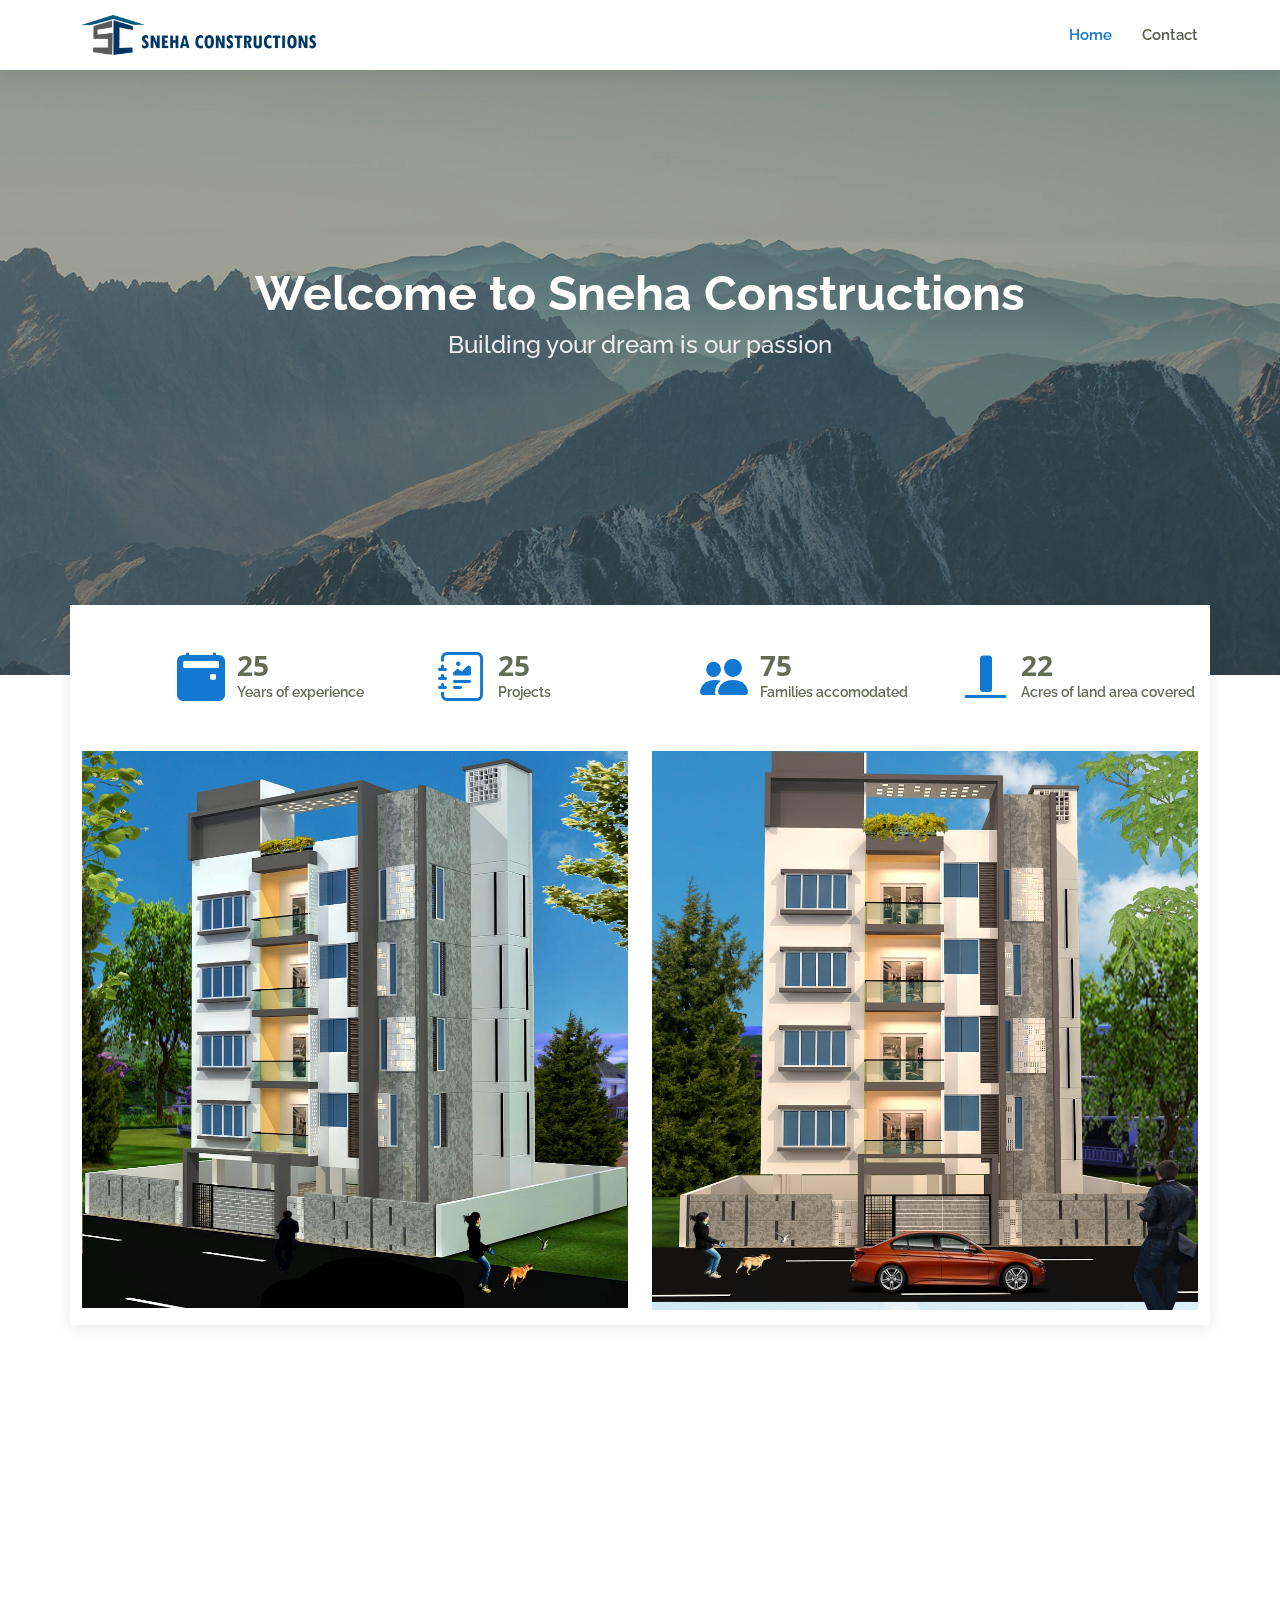
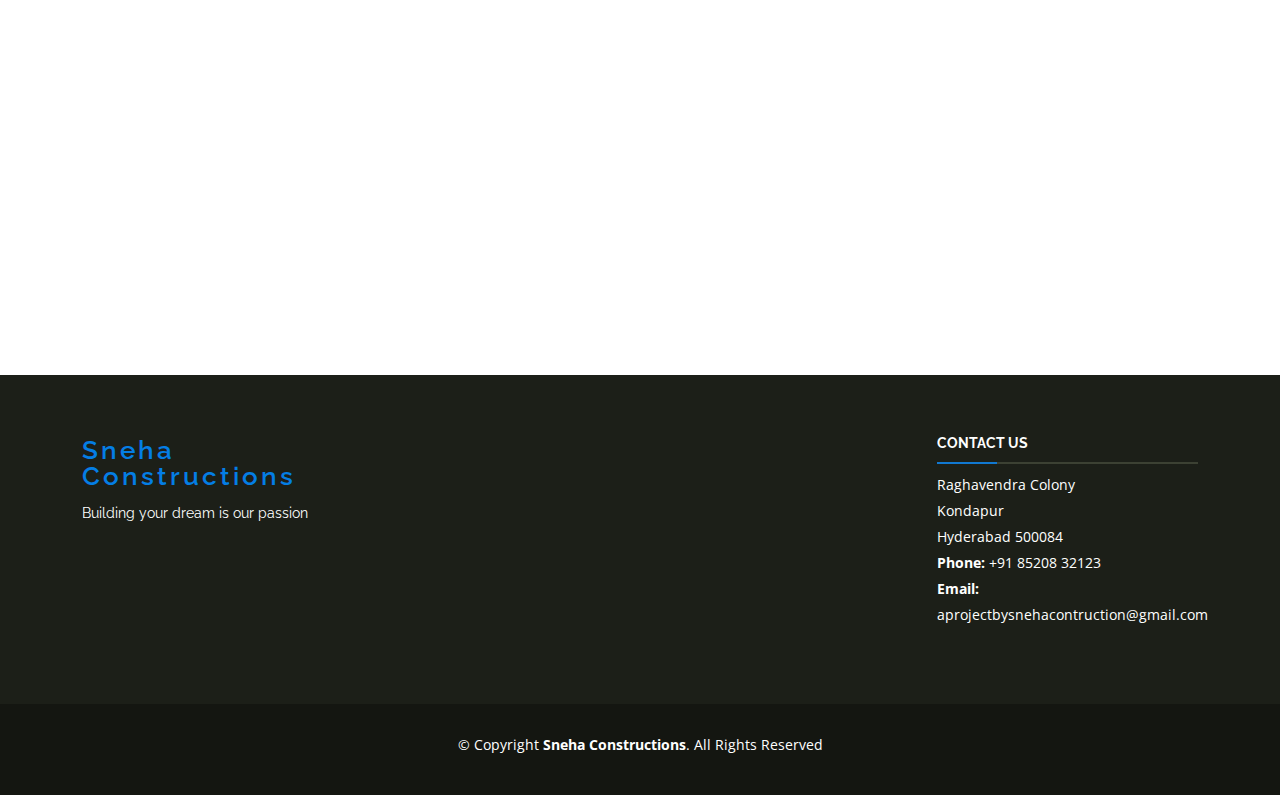
<file: index.html>
<!DOCTYPE html>
<html lang="en">
  <head>
    <meta charset="utf-8" />
    <meta content="width=device-width, initial-scale=1.0" name="viewport" />

    <title>Sneha Constructions - Home</title>
    <meta content="" name="description" />
    <meta content="" name="keywords" />

    <!-- Favicons -->
    <link href="assets/img/favicon.png" rel="icon" />
    <link href="assets/img/apple-touch-icon.png" rel="apple-touch-icon" />

    <!-- Google Fonts -->
    <link
      href="https://fonts.googleapis.com/css?family=Open+Sans:300,300i,400,400i,600,600i,700,700i|Raleway:300,300i,400,400i,500,500i,600,600i,700,700i|Poppins:300,300i,400,400i,500,500i,600,600i,700,700i"
      rel="stylesheet"
    />

    <!-- Vendor CSS Files -->
    <link href="assets/vendor/aos/aos.css" rel="stylesheet" />
    <link
      href="assets/vendor/bootstrap/css/bootstrap.min.css"
      rel="stylesheet"
    />
    <link
      href="assets/vendor/bootstrap-icons/bootstrap-icons.css"
      rel="stylesheet"
    />
    <link href="assets/vendor/boxicons/css/boxicons.min.css" rel="stylesheet" />
    <link
      href="assets/vendor/glightbox/css/glightbox.min.css"
      rel="stylesheet"
    />
    <link href="assets/vendor/swiper/swiper-bundle.min.css" rel="stylesheet" />

    <!-- Template Main CSS File -->
    <link href="assets/css/style.css" rel="stylesheet" />

    <!-- =======================================================
  * Template Name: Serenity - v4.1.0
  * Template URL: https://bootstrapmade.com/serenity-bootstrap-corporate-template/
  * Author: BootstrapMade.com
  * License: https://bootstrapmade.com/license/
  ======================================================== -->
  </head>

  <body>
    <!-- ======= Header ======= -->
    <header id="header" class="fixed-top d-flex align-items-center">
      <div class="container d-flex align-items-center justify-content-between">
        <div class="logo">
          <!-- <h1 class="text-light"><a href="index.html">Serenity</a></h1> -->
          <!-- Uncomment below if you prefer to use an image logo -->
          <a href="index.html"
            ><img src="assets/img/logo.png" alt="" class="img-fluid"
          /></a>
        </div>

        <nav id="navbar" class="navbar">
          <ul>
            <li><a class="active" href="index.html">Home</a></li>
            <!-- <li class="dropdown">
              <a href="#"
                ><span>About</span> <i class="bi bi-chevron-down"></i
              ></a>
              <ul>
                <li><a href="about.html">About</a></li>
                <li><a href="team.html">Team</a></li>
                <li class="dropdown">
                  <a href="#"
                    ><span>Deep Drop Down</span>
                    <i class="bi bi-chevron-right"></i
                  ></a>
                  <ul>
                    <li><a href="#">Deep Drop Down 1</a></li>
                    <li><a href="#">Deep Drop Down 2</a></li>
                    <li><a href="#">Deep Drop Down 3</a></li>
                    <li><a href="#">Deep Drop Down 4</a></li>
                    <li><a href="#">Deep Drop Down 5</a></li>
                  </ul>
                </li>
              </ul>
            </li>
            <li><a href="services.html">Services</a></li>
            <li><a href="pricing.html">Pricing</a></li>
            <li><a href="portfolio.html">Portfolio</a></li>
            <li><a href="blog.html">Blog</a></li> -->
            <li><a href="contact.html">Contact</a></li>

            <!-- <li><a class="getstarted" href="about.html">Get Started</a></li> -->
          </ul>
          <i class="bi bi-list mobile-nav-toggle"></i>
        </nav>
        <!-- .navbar -->
      </div>
    </header>
    <!-- End Header -->

    <!-- ======= Hero Section ======= -->
    <section id="hero">
      <div class="hero-container" data-aos="fade-up">
        <h1>Welcome to Sneha Constructions</h1>
        <h2>Building your dream is our passion</h2>
        <!-- <a href="#about" class="btn-get-started scrollto">Get Started</a> -->
      </div>
    </section>
    <!-- End Hero -->

    <main id="main">
      <!-- ======= About Section ======= -->
      <section id="about" class="about">
        <div class="container">
          <div class="row justify-content-end">
            <div class="col-lg-11">
              <div class="row justify-content-end">
                <div
                  class="col-lg-3 col-md-5 col-6 d-md-flex align-items-md-stretch"
                >
                  <div class="count-box py-5">
                    <i class="bi bi-calendar2-event-fill"></i>
                    <span
                      data-purecounter-start="0"
                      data-purecounter-end="25"
                      class="purecounter"
                      >0</span
                    >
                    <p>Years of experience</p>
                  </div>
                </div>

                <div
                  class="col-lg-3 col-md-5 col-6 d-md-flex align-items-md-stretch"
                >
                  <div class="count-box py-5">
                    <i class="bi bi-journal-richtext"></i>
                    <span
                      data-purecounter-start="0"
                      data-purecounter-end="25"
                      class="purecounter"
                      >0</span
                    >
                    <p>Projects</p>
                  </div>
                </div>

                <div
                  class="col-lg-3 col-md-5 col-6 d-md-flex align-items-md-stretch"
                >
                  <div class="count-box pb-5 pt-0 pt-lg-5">
                    <i class="bi bi-people-fill"></i>
                    <span
                      data-purecounter-start="0"
                      data-purecounter-end="250"
                      class="purecounter"
                      >0</span
                    >
                    <p>Families accomodated</p>
                  </div>
                </div>

                <div
                  class="col-lg-3 col-md-5 col-6 d-md-flex align-items-md-stretch"
                >
                  <div class="count-box pb-5 pt-0 pt-lg-5">
                    <i class="bi bi-align-bottom"></i>
                    <span
                      data-purecounter-start="0"
                      data-purecounter-end="22"
                      class="purecounter"
                      >34.6</span
                    >
                    <p>Acres of land area covered</p>
                  </div>
                </div>
              </div>
            </div>
          </div>

          <div class="row">
            <div
              class="col-lg-6 video-box align-self-baseline position-relative"
            >
              <img src="assets/img/image0.jpeg" class="img-fluid" alt="" />
            </div>

            <div class="col-lg-6 pt-3 pt-lg-0 content">
              <img src="assets/img/image1.jpeg" class="img-fluid" alt="" />
              <!-- <h3>
                Voluptatem dignissimos provident quasi corporis voluptates sit
                assumenda.
              </h3>
              <p class="fst-italic">
                Lorem ipsum dolor sit amet, consectetur adipiscing elit, sed do
                eiusmod tempor incididunt ut labore et dolore magna aliqua.
              </p>
              <ul>
                <li>
                  <i class="bx bx-check-double"></i> Ullamco laboris nisi ut
                  aliquip ex ea commodo consequat.
                </li>
                <li>
                  <i class="bx bx-check-double"></i> Duis aute irure dolor in
                  reprehenderit in voluptate velit.
                </li>
                <li>
                  <i class="bx bx-check-double"></i> Voluptate repellendus
                  pariatur reprehenderit corporis sint.
                </li>
                <li>
                  <i class="bx bx-check-double"></i> Ullamco laboris nisi ut
                  aliquip ex ea commodo consequat. Duis aute irure dolor in
                  reprehenderit in voluptate trideta storacalaperda mastiro
                  dolore eu fugiat nulla pariatur.
                </li>
              </ul>
              <p>
                Ullamco laboris nisi ut aliquip ex ea commodo consequat. Duis
                aute irure dolor in reprehenderit in voluptate velit esse cillum
                dolore eu fugiat nulla pariatur. Excepteur sint occaecat
                cupidatat non proident, sunt in culpa qui officia deserunt
                mollit anim id est laborum
              </p> -->
            </div>
          </div>
        </div>
      </section>
      <!-- End About Section -->

      <!-- ======= Cta Section ======= -->
      <!-- <section id="cta" class="cta">
        <div class="container" data-aos="fade-in">
          <div class="text-center">
            <h3>Call To Action</h3>
            <p>
              Duis aute irure dolor in reprehenderit in voluptate velit esse
              cillum dolore eu fugiat nulla pariatur. Excepteur sint occaecat
              cupidatat non proident, sunt in culpa qui officia deserunt mollit
              anim id est laborum.
            </p>
            <a class="cta-btn" href="#">Call To Action</a>
          </div>
        </div>
      </section> -->
      <!-- End Cta Section -->

      <!-- ======= Services Section ======= -->
      <section id="services" class="services">
        <div class="container">
          <div class="section-title pt-5" data-aos="fade-up">
            <h2>Our Services</h2>
          </div>

          <div class="row">
            <div class="col-md-6">
              <div class="icon-box" data-aos="fade-up">
                <div class="icon">
                  <i class="bi bi-building" style="color: #ff689b"></i>
                </div>
                <h4 class="title"><a href="">Real Estate</a></h4>
                <p class="description">
                  Residential property includes both new construction and resale
                  homes. The most common class is single-family houses.
                </p>
              </div>
            </div>
            <div class="col-md-6">
              <div class="icon-box" data-aos="fade-up">
                <div class="icon">
                  <i class="bi bi-hammer" style="color: #e9bf06"></i>
                </div>
                <h4 class="title"><a href="">Development</a></h4>
                <p class="description">
                  Fundamentally you are bartering your land for equivalent built
                  up area, apartments or individual houses
                </p>
              </div>
            </div>

            <div class="col-md-6" data-aos="fade-up" data-aos-delay="100">
              <div class="icon-box">
                <div class="icon">
                  <i class="bi bi-door-open-fill" style="color: #3fcdc7"></i>
                </div>
                <h4 class="title"><a href="">Commercials</a></h4>
                <p class="description">
                  Zoned for businesses and stores/shops. You can get a mixed-use
                  exception from the zoning board. Example a grocery store in an
                  area zoned residential.
                </p>
              </div>
            </div>
            <div class="col-md-6" data-aos="fade-up" data-aos-delay="100">
              <div class="icon-box">
                <div class="icon">
                  <i class="bi bi-house-door-fill" style="color: #41cf2e"></i>
                </div>
                <h4 class="title"><a href="">Residential</a></h4>
                <p class="description">
                  Housing may vary significantly between, and through,
                  residential areas. These include single-family housing ,
                  multi-family residential
                </p>
              </div>
            </div>

            <!-- <div class="col-md-6" data-aos="fade-up" data-aos-delay="200">
              <div class="icon-box">
                <div class="icon">
                  <i class="bi bi-globe" style="color: #d6ff22"></i>
                </div>
                <h4 class="title"><a href="">Nemo Enim</a></h4>
                <p class="description">
                  At vero eos et accusamus et iusto odio dignissimos ducimus qui
                  blanditiis praesentium voluptatum deleniti atque
                </p>
              </div>
            </div>
            <div class="col-md-6" data-aos="fade-up" data-aos-delay="200">
              <div class="icon-box">
                <div class="icon">
                  <i class="bi bi-clock" style="color: #4680ff"></i>
                </div>
                <h4 class="title"><a href="">Eiusmod Tempor</a></h4>
                <p class="description">
                  Et harum quidem rerum facilis est et expedita distinctio. Nam
                  libero tempore, cum soluta nobis est eligendi
                </p>
              </div>
            </div> -->
          </div>
        </div>
      </section>
      <!-- End Services Section -->
    </main>
    <!-- End #main -->

    <!-- ======= Footer ======= -->
    <footer id="footer">
      <div class="footer-top">
        <div class="container">
          <div class="row">
            <div class="col-lg-3 col-md-6 footer-info">
              <h3>Sneha Constructions</h3>
              <p>Building your dream is our passion</p>
            </div>

            <div class="col-lg-3 col-md-6 footer-links">
              <!-- <h4>Useful Links</h4>
              <ul>
                <li><a href="#">Home</a></li>
                <li><a href="#">About us</a></li>
                <li><a href="#">Services</a></li>
                <li><a href="#">Terms of service</a></li>
                <li><a href="#">Privacy policy</a></li>
              </ul> -->
            </div>

            <div class="col-lg-3 col-md-6 footer-newsletter">
              <!-- <h4>Our Newsletter</h4>
              <p>
                Tamen quem nulla quae legam multos aute sint culpa legam noster
                magna veniam enim veniam illum dolore legam minim quorum culpa
                amet magna export quem marada parida nodela caramase seza.
              </p>
              <form action="" method="post">
                <input type="email" name="email" /><input
                  type="submit"
                  value="Subscribe"
                />
              </form> -->
            </div>

            <div class="col-lg-3 col-md-6 footer-contact">
              <h4>Contact Us</h4>
              <p>
                Raghavendra Colony <br />
                Kondapur<br />
                Hyderabad 500084<br />
                <strong>Phone:</strong> +91 85208 32123<br />
                <strong>Email:</strong>
                aprojectbysnehacontruction@gmail.com<br />
              </p>

              <div class="social-links">
                <!-- <a href="#" class="twitter"><i class="bi bi-twitter"></i></a>
                <a href="#" class="facebook"><i class="bi bi-facebook"></i></a>
                <a href="#" class="instagram"
                  ><i class="bi bi-instagram"></i
                ></a>
                <a href="#" class="linkedin"><i class="bi bi-linkedin"></i></a> -->
              </div>
            </div>
          </div>
        </div>
      </div>

      <div class="container">
        <div class="copyright">
          &copy; Copyright <strong><span>Sneha Constructions</span></strong
          >. All Rights Reserved
        </div>
        <div class="credits">
          <!-- All the links in the footer should remain intact. -->
          <!-- You can delete the links only if you purchased the pro version. -->
          <!-- Licensing information: https://bootstrapmade.com/license/ -->
          <!-- Purchase the pro version with working PHP/AJAX contact form: https://bootstrapmade.com/serenity-bootstrap-corporate-template/ -->
          <!-- Designed by <a href="https://bootstrapmade.com/">BootstrapMade</a> -->
        </div>
      </div>
    </footer>
    <!-- End Footer -->

    <a
      href="#"
      class="back-to-top d-flex align-items-center justify-content-center"
      ><i class="bi bi-arrow-up-short"></i
    ></a>

    <!-- Vendor JS Files -->
    <script src="assets/vendor/aos/aos.js"></script>
    <script src="assets/vendor/bootstrap/js/bootstrap.bundle.min.js"></script>
    <script src="assets/vendor/glightbox/js/glightbox.min.js"></script>
    <script src="assets/vendor/isotope-layout/isotope.pkgd.min.js"></script>
    <script src="assets/vendor/php-email-form/validate.js"></script>
    <script src="assets/vendor/purecounter/purecounter.js"></script>
    <script src="assets/vendor/swiper/swiper-bundle.min.js"></script>
    <script src="assets/vendor/waypoints/noframework.waypoints.js"></script>

    <!-- Template Main JS File -->
    <script src="assets/js/main.js"></script>
  </body>
</html>
</file>
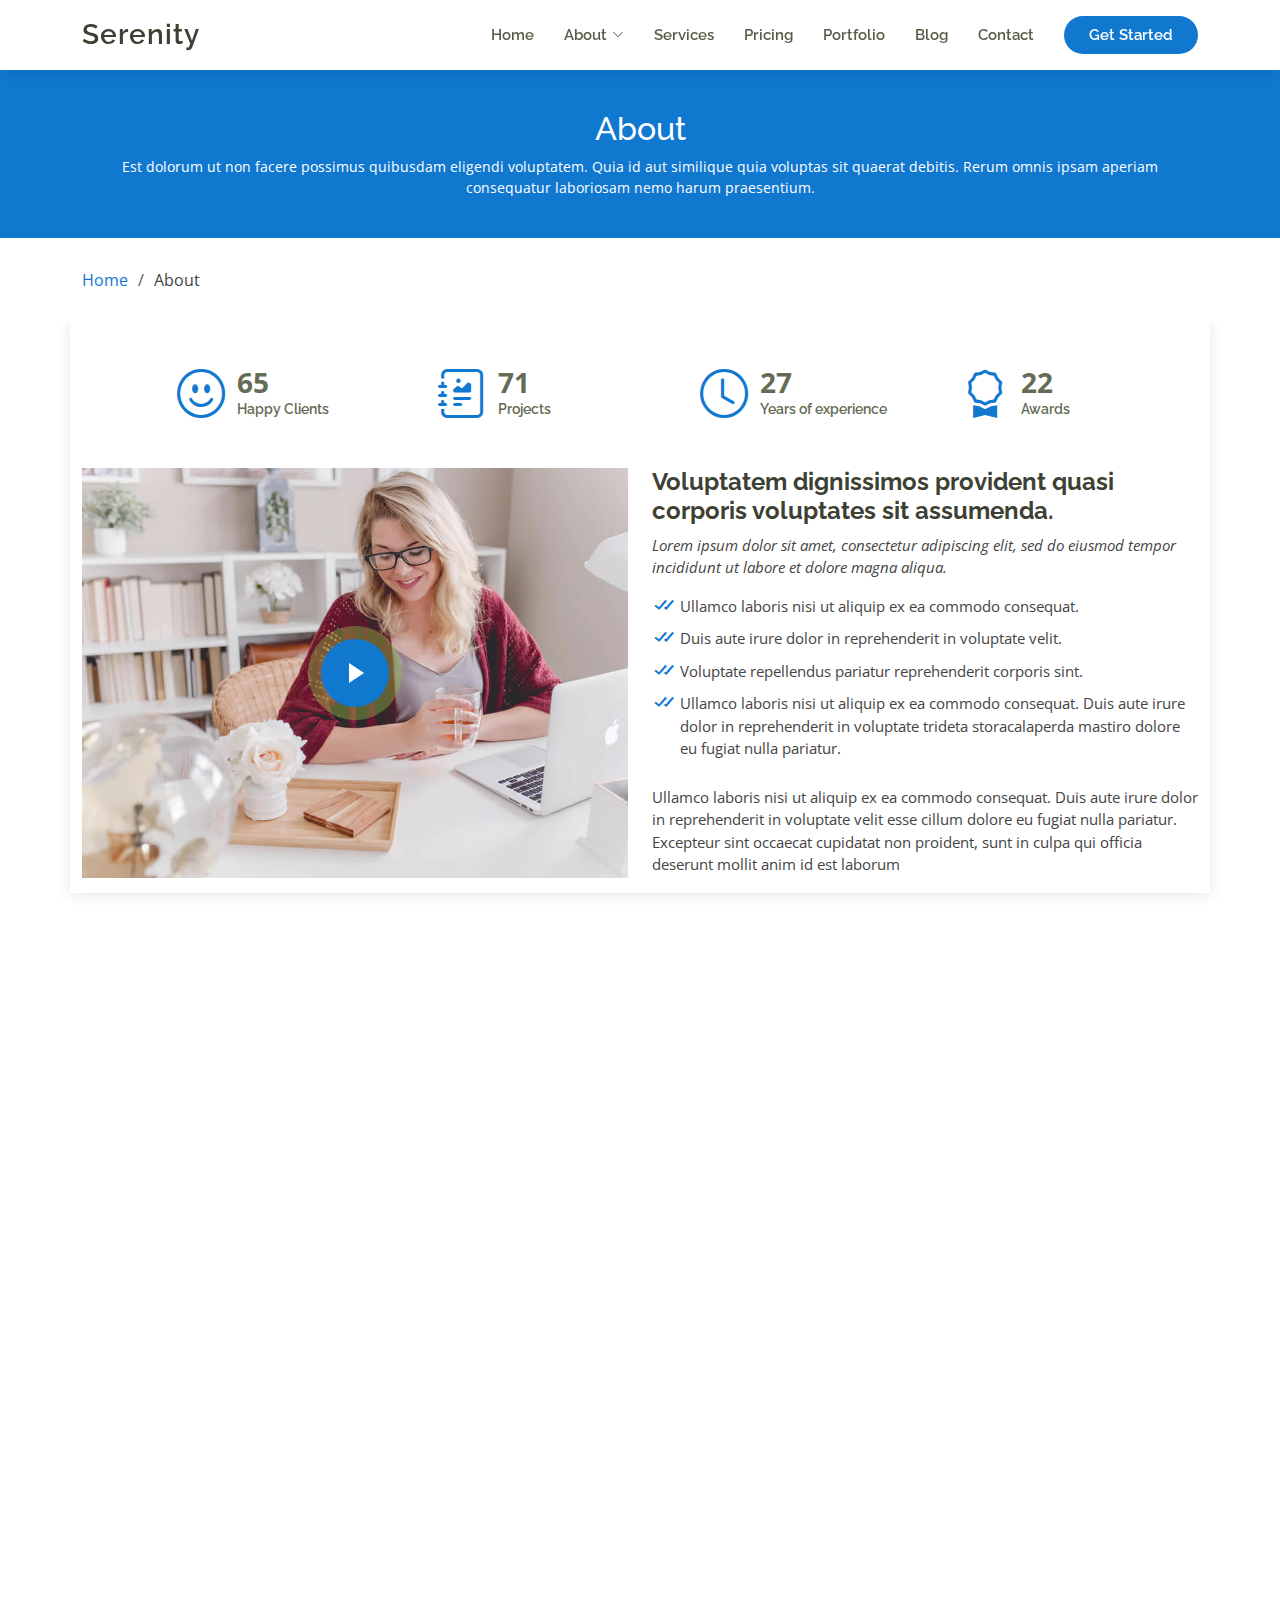
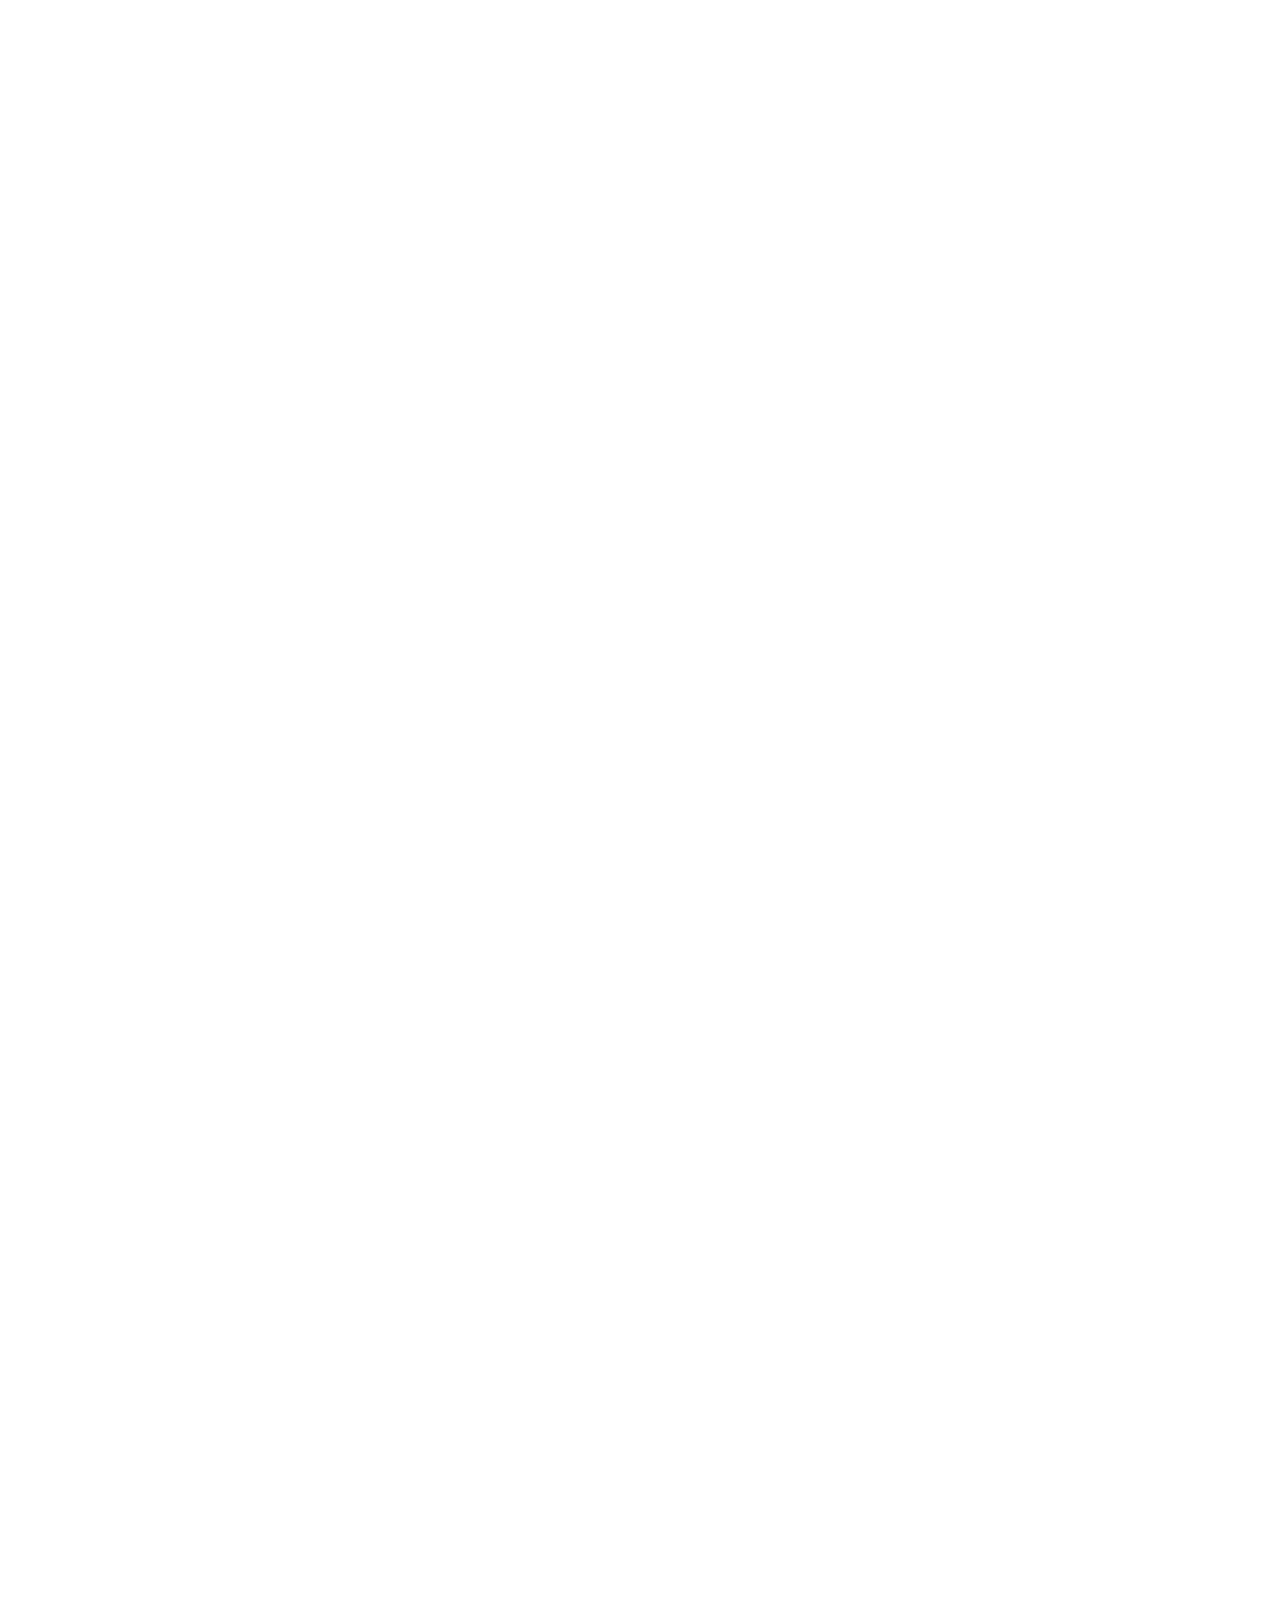
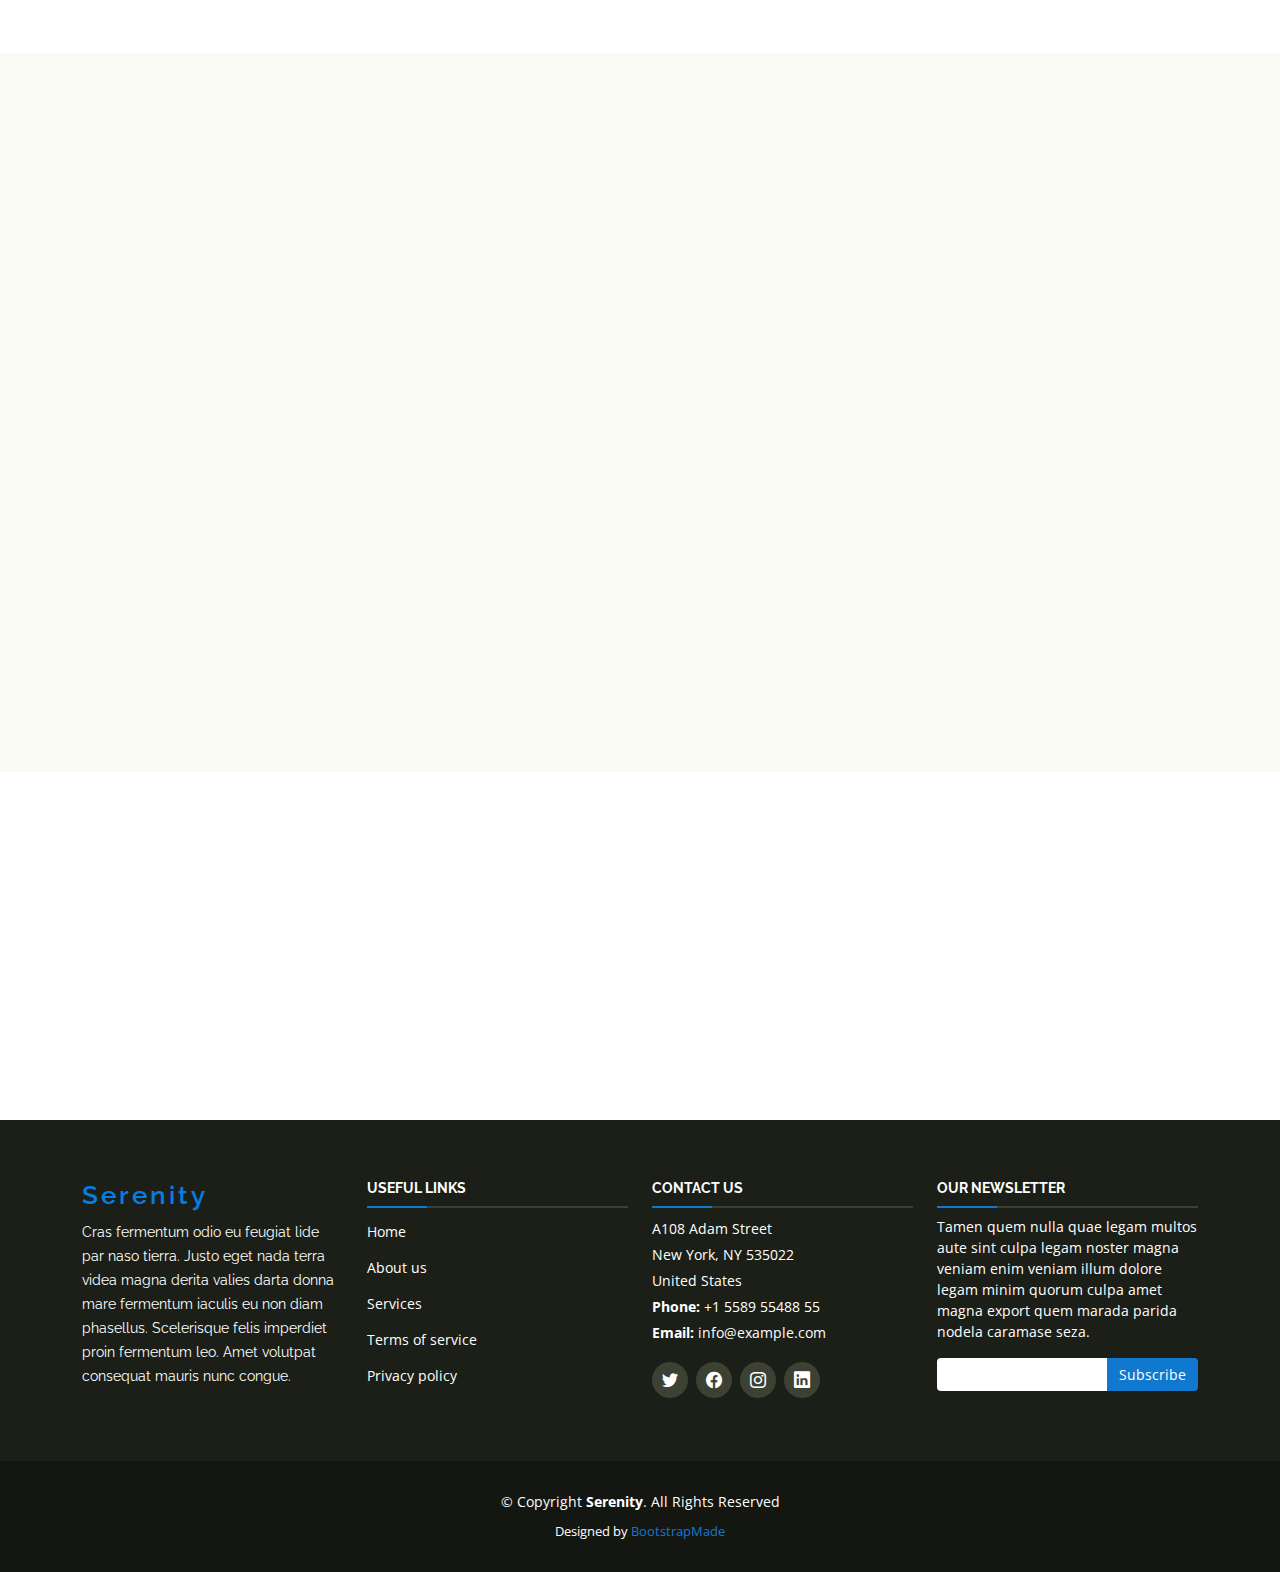
<file: about.html>
<!DOCTYPE html>
<html lang="en">

<head>
  <meta charset="utf-8">
  <meta content="width=device-width, initial-scale=1.0" name="viewport">

  <title>About - Serenity Bootstrap Template</title>
  <meta content="" name="description">
  <meta content="" name="keywords">

  <!-- Favicons -->
  <link href="assets/img/favicon.png" rel="icon">
  <link href="assets/img/apple-touch-icon.png" rel="apple-touch-icon">

  <!-- Google Fonts -->
  <link href="https://fonts.googleapis.com/css?family=Open+Sans:300,300i,400,400i,600,600i,700,700i|Raleway:300,300i,400,400i,500,500i,600,600i,700,700i|Poppins:300,300i,400,400i,500,500i,600,600i,700,700i" rel="stylesheet">

  <!-- Vendor CSS Files -->
  <link href="assets/vendor/aos/aos.css" rel="stylesheet">
  <link href="assets/vendor/bootstrap/css/bootstrap.min.css" rel="stylesheet">
  <link href="assets/vendor/bootstrap-icons/bootstrap-icons.css" rel="stylesheet">
  <link href="assets/vendor/boxicons/css/boxicons.min.css" rel="stylesheet">
  <link href="assets/vendor/glightbox/css/glightbox.min.css" rel="stylesheet">
  <link href="assets/vendor/swiper/swiper-bundle.min.css" rel="stylesheet">

  <!-- Template Main CSS File -->
  <link href="assets/css/style.css" rel="stylesheet">

  <!-- =======================================================
  * Template Name: Serenity - v4.1.0
  * Template URL: https://bootstrapmade.com/serenity-bootstrap-corporate-template/
  * Author: BootstrapMade.com
  * License: https://bootstrapmade.com/license/
  ======================================================== -->
</head>

<body>

  <!-- ======= Header ======= -->
  <header id="header" class="fixed-top d-flex align-items-center">
    <div class="container d-flex align-items-center justify-content-between">

      <div class="logo">
        <h1 class="text-light"><a href="index.html">Serenity</a></h1>
        <!-- Uncomment below if you prefer to use an image logo -->
        <!-- <a href="index.html"><img src="assets/img/logo.png" alt="" class="img-fluid"></a>-->
      </div>

      <nav id="navbar" class="navbar">
        <ul>
          <li><a href="index.html">Home</a></li>
          <li class="dropdown"><a href="#"><span>About</span> <i class="bi bi-chevron-down"></i></a>
            <ul>
              <li><a class="active" href="about.html">About</a></li>
              <li><a href="team.html">Team</a></li>
              <li class="dropdown"><a href="#"><span>Deep Drop Down</span> <i class="bi bi-chevron-right"></i></a>
                <ul>
                  <li><a href="#">Deep Drop Down 1</a></li>
                  <li><a href="#">Deep Drop Down 2</a></li>
                  <li><a href="#">Deep Drop Down 3</a></li>
                  <li><a href="#">Deep Drop Down 4</a></li>
                  <li><a href="#">Deep Drop Down 5</a></li>
                </ul>
              </li>
            </ul>
          </li>
          <li><a href="services.html">Services</a></li>
          <li><a href="pricing.html">Pricing</a></li>
          <li><a href="portfolio.html">Portfolio</a></li>
          <li><a href="blog.html">Blog</a></li>
          <li><a href="contact.html">Contact</a></li>

          <li><a class="getstarted" href="about.html">Get Started</a></li>
        </ul>
        <i class="bi bi-list mobile-nav-toggle"></i>
      </nav><!-- .navbar -->

    </div>
  </header><!-- End Header -->

  <main id="main">

    <!-- ======= Breadcrumbs ======= -->
    <section id="breadcrumbs" class="breadcrumbs">
      <div class="breadcrumb-hero">
        <div class="container">
          <div class="breadcrumb-hero">
            <h2>About</h2>
            <p>Est dolorum ut non facere possimus quibusdam eligendi voluptatem. Quia id aut similique quia voluptas sit quaerat debitis. Rerum omnis ipsam aperiam consequatur laboriosam nemo harum praesentium. </p>
          </div>
        </div>
      </div>
      <div class="container">
        <ol>
          <li><a href="index.html">Home</a></li>
          <li>About</li>
        </ol>
      </div>
    </section><!-- End Breadcrumbs -->

    <!-- ======= About Section ======= -->
    <section id="about" class="about">
      <div class="container">

        <div class="row justify-content-end">
          <div class="col-lg-11">
            <div class="row justify-content-end">

              <div class="col-lg-3 col-md-5 col-6 d-md-flex align-items-md-stretch">
                <div class="count-box py-5">
                  <i class="bi bi-emoji-smile"></i>
                  <span data-purecounter-start="0" data-purecounter-end="65" class="purecounter">0</span>
                  <p>Happy Clients</p>
                </div>
              </div>

              <div class="col-lg-3 col-md-5 col-6 d-md-flex align-items-md-stretch">
                <div class="count-box py-5">
                  <i class="bi bi-journal-richtext"></i>
                  <span data-purecounter-start="0" data-purecounter-end="85" class="purecounter">0</span>
                  <p>Projects</p>
                </div>
              </div>

              <div class="col-lg-3 col-md-5 col-6 d-md-flex align-items-md-stretch">
                <div class="count-box pb-5 pt-0 pt-lg-5">
                  <i class="bi bi-clock"></i>
                  <span data-purecounter-start="0" data-purecounter-end="27" class="purecounter">0</span>
                  <p>Years of experience</p>
                </div>
              </div>

              <div class="col-lg-3 col-md-5 col-6 d-md-flex align-items-md-stretch">
                <div class="count-box pb-5 pt-0 pt-lg-5">
                  <i class="bi bi-award"></i>
                  <span data-purecounter-start="0" data-purecounter-end="22" class="purecounter">0</span>
                  <p>Awards</p>
                </div>
              </div>

            </div>
          </div>
        </div>

        <div class="row">

          <div class="col-lg-6 video-box align-self-baseline position-relative">
            <img src="assets/img/about.jpg" class="img-fluid" alt="">
            <a href="https://www.youtube.com/watch?v=jDDaplaOz7Q" class="glightbox play-btn mb-4"></a>
          </div>

          <div class="col-lg-6 pt-3 pt-lg-0 content">
            <h3>Voluptatem dignissimos provident quasi corporis voluptates sit assumenda.</h3>
            <p class="fst-italic">
              Lorem ipsum dolor sit amet, consectetur adipiscing elit, sed do eiusmod tempor incididunt ut labore et dolore
              magna aliqua.
            </p>
            <ul>
              <li><i class="bx bx-check-double"></i> Ullamco laboris nisi ut aliquip ex ea commodo consequat.</li>
              <li><i class="bx bx-check-double"></i> Duis aute irure dolor in reprehenderit in voluptate velit.</li>
              <li><i class="bx bx-check-double"></i> Voluptate repellendus pariatur reprehenderit corporis sint.</li>
              <li><i class="bx bx-check-double"></i> Ullamco laboris nisi ut aliquip ex ea commodo consequat. Duis aute irure dolor in reprehenderit in voluptate trideta storacalaperda mastiro dolore eu fugiat nulla pariatur.</li>
            </ul>
            <p>
              Ullamco laboris nisi ut aliquip ex ea commodo consequat. Duis aute irure dolor in reprehenderit in voluptate
              velit esse cillum dolore eu fugiat nulla pariatur. Excepteur sint occaecat cupidatat non proident, sunt in
              culpa qui officia deserunt mollit anim id est laborum
            </p>
          </div>

        </div>

      </div>
    </section><!-- End About Section -->

    <!-- ======= Work Process Section ======= -->
    <section id="work-process" class="work-process">
      <div class="container">

        <div class="section-title" data-aos="fade-up">
          <h2>Work Process</h2>
          <p>Magnam dolores commodi suscipit. Necessitatibus eius consequatur ex aliquid fuga eum quidem. Sit sint consectetur velit. Quisquam quos quisquam cupiditate. Et nemo qui impedit suscipit alias ea. Quia fugiat sit in iste officiis commodi quidem hic quas.</p>
        </div>

        <div class="row content">
          <div class="col-md-5" data-aos="fade-right">
            <img src="assets/img/work-process-1.png" class="img-fluid" alt="">
          </div>
          <div class="col-md-7 pt-4" data-aos="fade-left">
            <h3>Voluptatem dignissimos provident quasi corporis voluptates sit assumenda.</h3>
            <p class="fst-italic">
              Lorem ipsum dolor sit amet, consectetur adipiscing elit, sed do eiusmod tempor incididunt ut labore et dolore
              magna aliqua.
            </p>
            <ul>
              <li><i class="bi bi-check"></i> Ullamco laboris nisi ut aliquip ex ea commodo consequat.</li>
              <li><i class="bi bi-check"></i> Duis aute irure dolor in reprehenderit in voluptate velit.</li>
            </ul>
          </div>
        </div>

        <div class="row content">
          <div class="col-md-5 order-1 order-md-2" data-aos="fade-left">
            <img src="assets/img/work-process-2.png" class="img-fluid" alt="">
          </div>
          <div class="col-md-7 pt-5 order-2 order-md-1" data-aos="fade-right">
            <h3>Corporis temporibus maiores provident</h3>
            <p class="fst-italic">
              Lorem ipsum dolor sit amet, consectetur adipiscing elit, sed do eiusmod tempor incididunt ut labore et dolore
              magna aliqua.
            </p>
            <p>
              Ullamco laboris nisi ut aliquip ex ea commodo consequat. Duis aute irure dolor in reprehenderit in voluptate
              velit esse cillum dolore eu fugiat nulla pariatur. Excepteur sint occaecat cupidatat non proident, sunt in
              culpa qui officia deserunt mollit anim id est laborum
            </p>
          </div>
        </div>

        <div class="row content">
          <div class="col-md-5" data-aos="fade-right">
            <img src="assets/img/work-process-3.png" class="img-fluid" alt="">
          </div>
          <div class="col-md-7 pt-5" data-aos="fade-left">
            <h3>Sunt consequatur ad ut est nulla consectetur reiciendis animi voluptas</h3>
            <p>Cupiditate placeat cupiditate placeat est ipsam culpa. Delectus quia minima quod. Sunt saepe odit aut quia voluptatem hic voluptas dolor doloremque.</p>
            <ul>
              <li><i class="bi bi-check"></i> Ullamco laboris nisi ut aliquip ex ea commodo consequat.</li>
              <li><i class="bi bi-check"></i> Duis aute irure dolor in reprehenderit in voluptate velit.</li>
              <li><i class="bi bi-check"></i> Facilis ut et voluptatem aperiam. Autem soluta ad fugiat.</li>
            </ul>
          </div>
        </div>

        <div class="row content">
          <div class="col-md-5 order-1 order-md-2" data-aos="fade-left">
            <img src="assets/img/work-process-4.png" class="img-fluid" alt="">
          </div>
          <div class="col-md-7 pt-5 order-2 order-md-1" data-aos="fade-right">
            <h3>Quas et necessitatibus eaque impedit ipsum animi consequatur incidunt in</h3>
            <p class="fst-italic">
              Lorem ipsum dolor sit amet, consectetur adipiscing elit, sed do eiusmod tempor incididunt ut labore et dolore
              magna aliqua.
            </p>
            <p>
              Ullamco laboris nisi ut aliquip ex ea commodo consequat. Duis aute irure dolor in reprehenderit in voluptate
              velit esse cillum dolore eu fugiat nulla pariatur. Excepteur sint occaecat cupidatat non proident, sunt in
              culpa qui officia deserunt mollit anim id est laborum
            </p>
          </div>
        </div>

      </div>
    </section><!-- End Work Process Section -->

    <!-- ======= Our Skills Section ======= -->
    <section id="skills" class="skills section-bg">
      <div class="container">

        <div class="section-title" data-aos="fade-up">
          <h2>Our Skills</h2>
          <p>Magnam dolores commodi suscipit. Necessitatibus eius consequatur ex aliquid fuga eum quidem. Sit sint consectetur velit. Quisquam quos quisquam cupiditate. Et nemo qui impedit suscipit alias ea. Quia fugiat sit in iste officiis commodi quidem hic quas.</p>
        </div>

        <div class="row">
          <div class="col-lg-6" data-aos="fade-right">
            <img src="assets/img/skills-img.jpg" class="img-fluid" alt="">
          </div>
          <div class="col-lg-6 pt-4 pt-lg-0 content" data-aos="fade-left">
            <h3>Voluptatem dignissimos provident quasi corporis voluptates</h3>
            <p class="fst-italic">
              Lorem ipsum dolor sit amet, consectetur adipiscing elit, sed do eiusmod tempor incididunt ut labore et dolore
              magna aliqua.
            </p>
            <p>
              Ullamco laboris nisi ut aliquip ex ea commodo consequat. Duis aute irure dolor in reprehenderit in voluptate
              velit esse cillum dolore eu fugiat nulla pariatur. Excepteur sint occaecat cupidatat non proident.
            </p>

            <div class="skills-content">

              <div class="progress">
                <span class="skill">HTML <i class="val">100%</i></span>
                <div class="progress-bar-wrap">
                  <div class="progress-bar" role="progressbar" aria-valuenow="100" aria-valuemin="0" aria-valuemax="100"></div>
                </div>
              </div>

              <div class="progress">
                <span class="skill">CSS <i class="val">90%</i></span>
                <div class="progress-bar-wrap">
                  <div class="progress-bar" role="progressbar" aria-valuenow="90" aria-valuemin="0" aria-valuemax="100"></div>
                </div>
              </div>

              <div class="progress">
                <span class="skill">JavaScript <i class="val">75%</i></span>
                <div class="progress-bar-wrap">
                  <div class="progress-bar" role="progressbar" aria-valuenow="75" aria-valuemin="0" aria-valuemax="100"></div>
                </div>
              </div>

              <div class="progress">
                <span class="skill">Photoshop <i class="val">55%</i></span>
                <div class="progress-bar-wrap">
                  <div class="progress-bar" role="progressbar" aria-valuenow="55" aria-valuemin="0" aria-valuemax="100"></div>
                </div>
              </div>

            </div>

          </div>
        </div>

      </div>
    </section><!-- End Our Skills Section -->

    <!-- ======= Our Clients Section ======= -->
    <section id="clients" class="clients">
      <div class="container" data-aos="fade-up">

        <div class="section-title">
          <h2>Our Clients</h2>
          <p>Magnam dolores commodi suscipit. Necessitatibus eius consequatur ex aliquid fuga eum quidem. Sit sint consectetur velit. Quisquam quos quisquam cupiditate. Et nemo qui impedit suscipit alias ea. Quia fugiat sit in iste officiis commodi quidem hic quas.</p>
        </div>

        <div class="clients-slider swiper-container">
          <div class="swiper-wrapper align-items-center">
            <div class="swiper-slide"><img src="assets/img/clients/client-1.png" class="img-fluid" alt=""></div>
            <div class="swiper-slide"><img src="assets/img/clients/client-2.png" class="img-fluid" alt=""></div>
            <div class="swiper-slide"><img src="assets/img/clients/client-3.png" class="img-fluid" alt=""></div>
            <div class="swiper-slide"><img src="assets/img/clients/client-4.png" class="img-fluid" alt=""></div>
            <div class="swiper-slide"><img src="assets/img/clients/client-5.png" class="img-fluid" alt=""></div>
            <div class="swiper-slide"><img src="assets/img/clients/client-6.png" class="img-fluid" alt=""></div>
            <div class="swiper-slide"><img src="assets/img/clients/client-7.png" class="img-fluid" alt=""></div>
            <div class="swiper-slide"><img src="assets/img/clients/client-8.png" class="img-fluid" alt=""></div>
          </div>
          <div class="swiper-pagination"></div>
        </div>

      </div>
    </section><!-- End Our Clients Section -->

  </main><!-- End #main -->

  <!-- ======= Footer ======= -->
  <footer id="footer">
    <div class="footer-top">
      <div class="container">
        <div class="row">

          <div class="col-lg-3 col-md-6 footer-info">
            <h3>Serenity</h3>
            <p>Cras fermentum odio eu feugiat lide par naso tierra. Justo eget nada terra videa magna derita valies darta donna mare fermentum iaculis eu non diam phasellus. Scelerisque felis imperdiet proin fermentum leo. Amet volutpat consequat mauris nunc congue.</p>
          </div>

          <div class="col-lg-3 col-md-6 footer-links">
            <h4>Useful Links</h4>
            <ul>
              <li><a href="#">Home</a></li>
              <li><a href="#">About us</a></li>
              <li><a href="#">Services</a></li>
              <li><a href="#">Terms of service</a></li>
              <li><a href="#">Privacy policy</a></li>
            </ul>
          </div>

          <div class="col-lg-3 col-md-6 footer-contact">
            <h4>Contact Us</h4>
            <p>
              A108 Adam Street <br>
              New York, NY 535022<br>
              United States <br>
              <strong>Phone:</strong> +1 5589 55488 55<br>
              <strong>Email:</strong> info@example.com<br>
            </p>

            <div class="social-links">
              <a href="#" class="twitter"><i class="bi bi-twitter"></i></a>
              <a href="#" class="facebook"><i class="bi bi-facebook"></i></a>
              <a href="#" class="instagram"><i class="bi bi-instagram"></i></a>
              <a href="#" class="linkedin"><i class="bi bi-linkedin"></i></a>
            </div>

          </div>

          <div class="col-lg-3 col-md-6 footer-newsletter">
            <h4>Our Newsletter</h4>
            <p>Tamen quem nulla quae legam multos aute sint culpa legam noster magna veniam enim veniam illum dolore legam minim quorum culpa amet magna export quem marada parida nodela caramase seza.</p>
            <form action="" method="post">
              <input type="email" name="email"><input type="submit" value="Subscribe">
            </form>
          </div>

        </div>
      </div>
    </div>

    <div class="container">
      <div class="copyright">
        &copy; Copyright <strong><span>Serenity</span></strong>. All Rights Reserved
      </div>
      <div class="credits">
        <!-- All the links in the footer should remain intact. -->
        <!-- You can delete the links only if you purchased the pro version. -->
        <!-- Licensing information: https://bootstrapmade.com/license/ -->
        <!-- Purchase the pro version with working PHP/AJAX contact form: https://bootstrapmade.com/serenity-bootstrap-corporate-template/ -->
        Designed by <a href="https://bootstrapmade.com/">BootstrapMade</a>
      </div>
    </div>
  </footer><!-- End Footer -->

  <a href="#" class="back-to-top d-flex align-items-center justify-content-center"><i class="bi bi-arrow-up-short"></i></a>

  <!-- Vendor JS Files -->
  <script src="assets/vendor/aos/aos.js"></script>
  <script src="assets/vendor/bootstrap/js/bootstrap.bundle.min.js"></script>
  <script src="assets/vendor/glightbox/js/glightbox.min.js"></script>
  <script src="assets/vendor/isotope-layout/isotope.pkgd.min.js"></script>
  <script src="assets/vendor/php-email-form/validate.js"></script>
  <script src="assets/vendor/purecounter/purecounter.js"></script>
  <script src="assets/vendor/swiper/swiper-bundle.min.js"></script>
  <script src="assets/vendor/waypoints/noframework.waypoints.js"></script>

  <!-- Template Main JS File -->
  <script src="assets/js/main.js"></script>

</body>

</html>
</file>
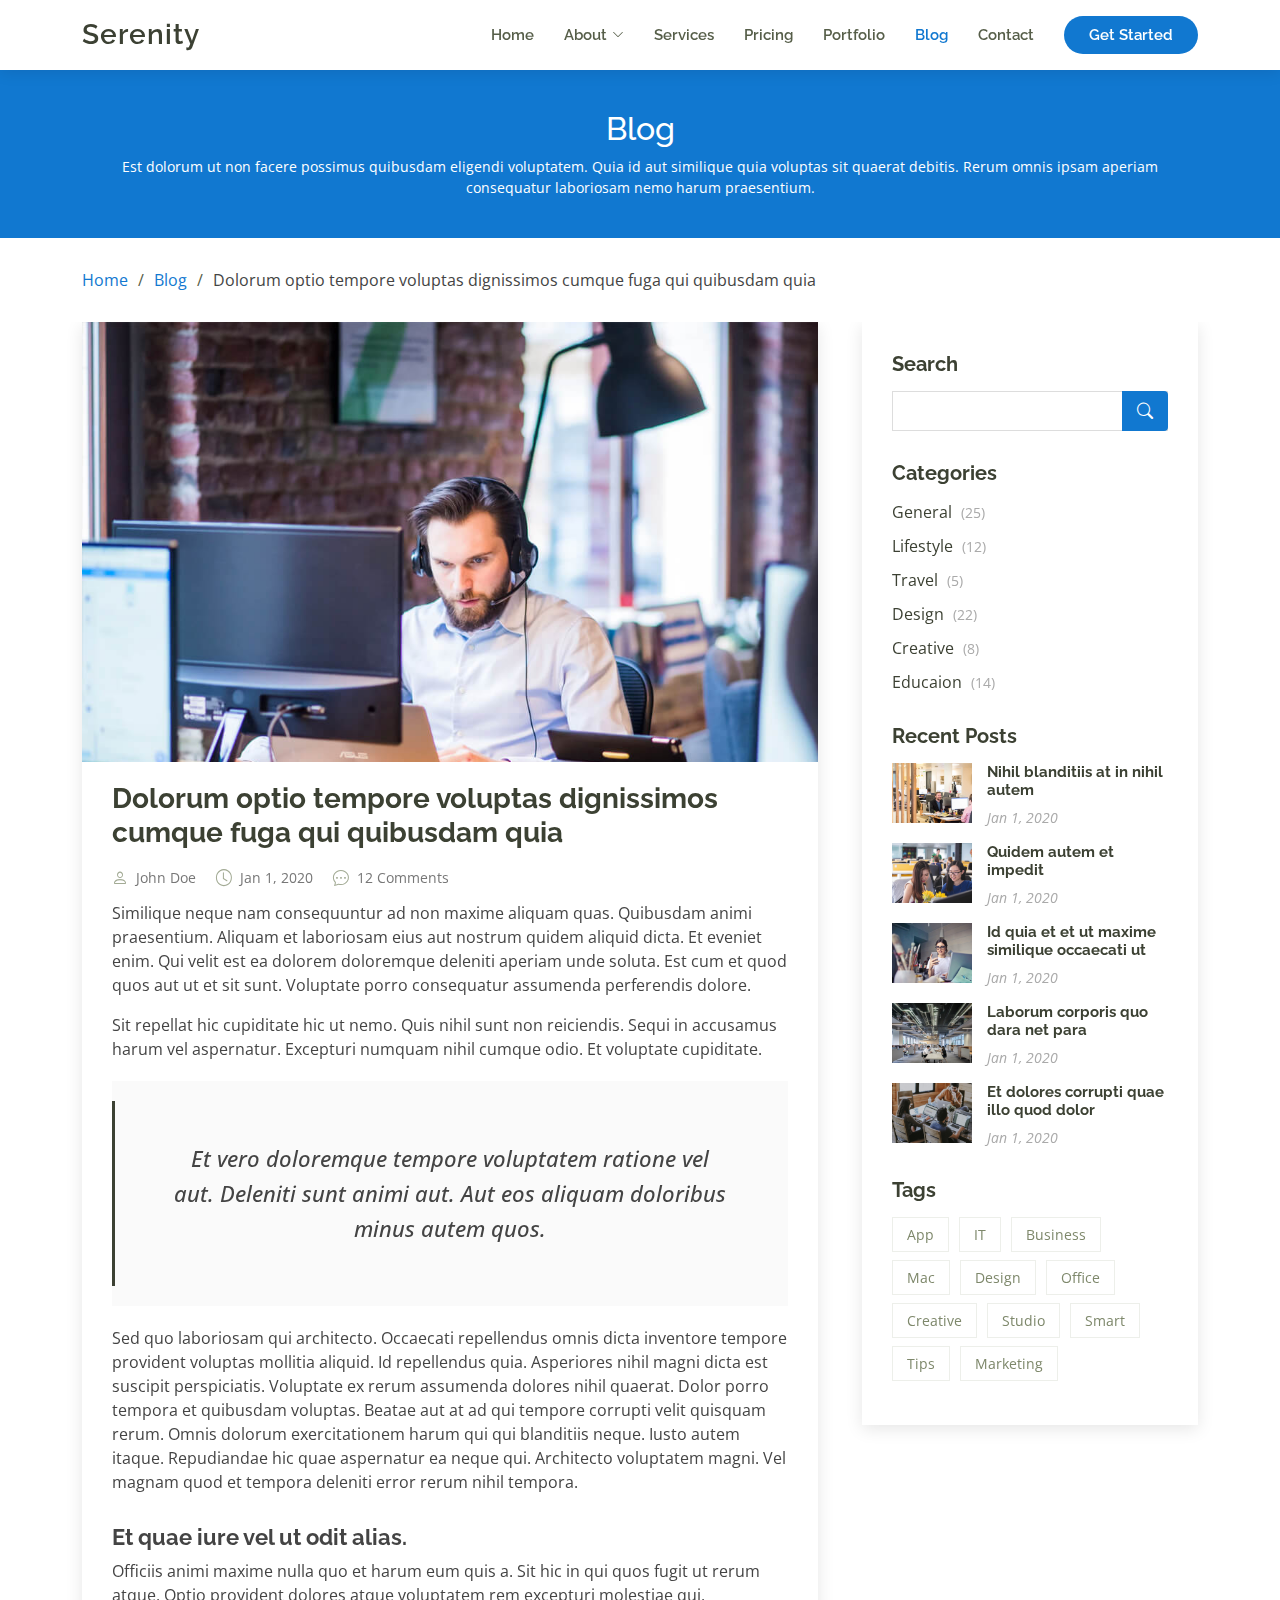
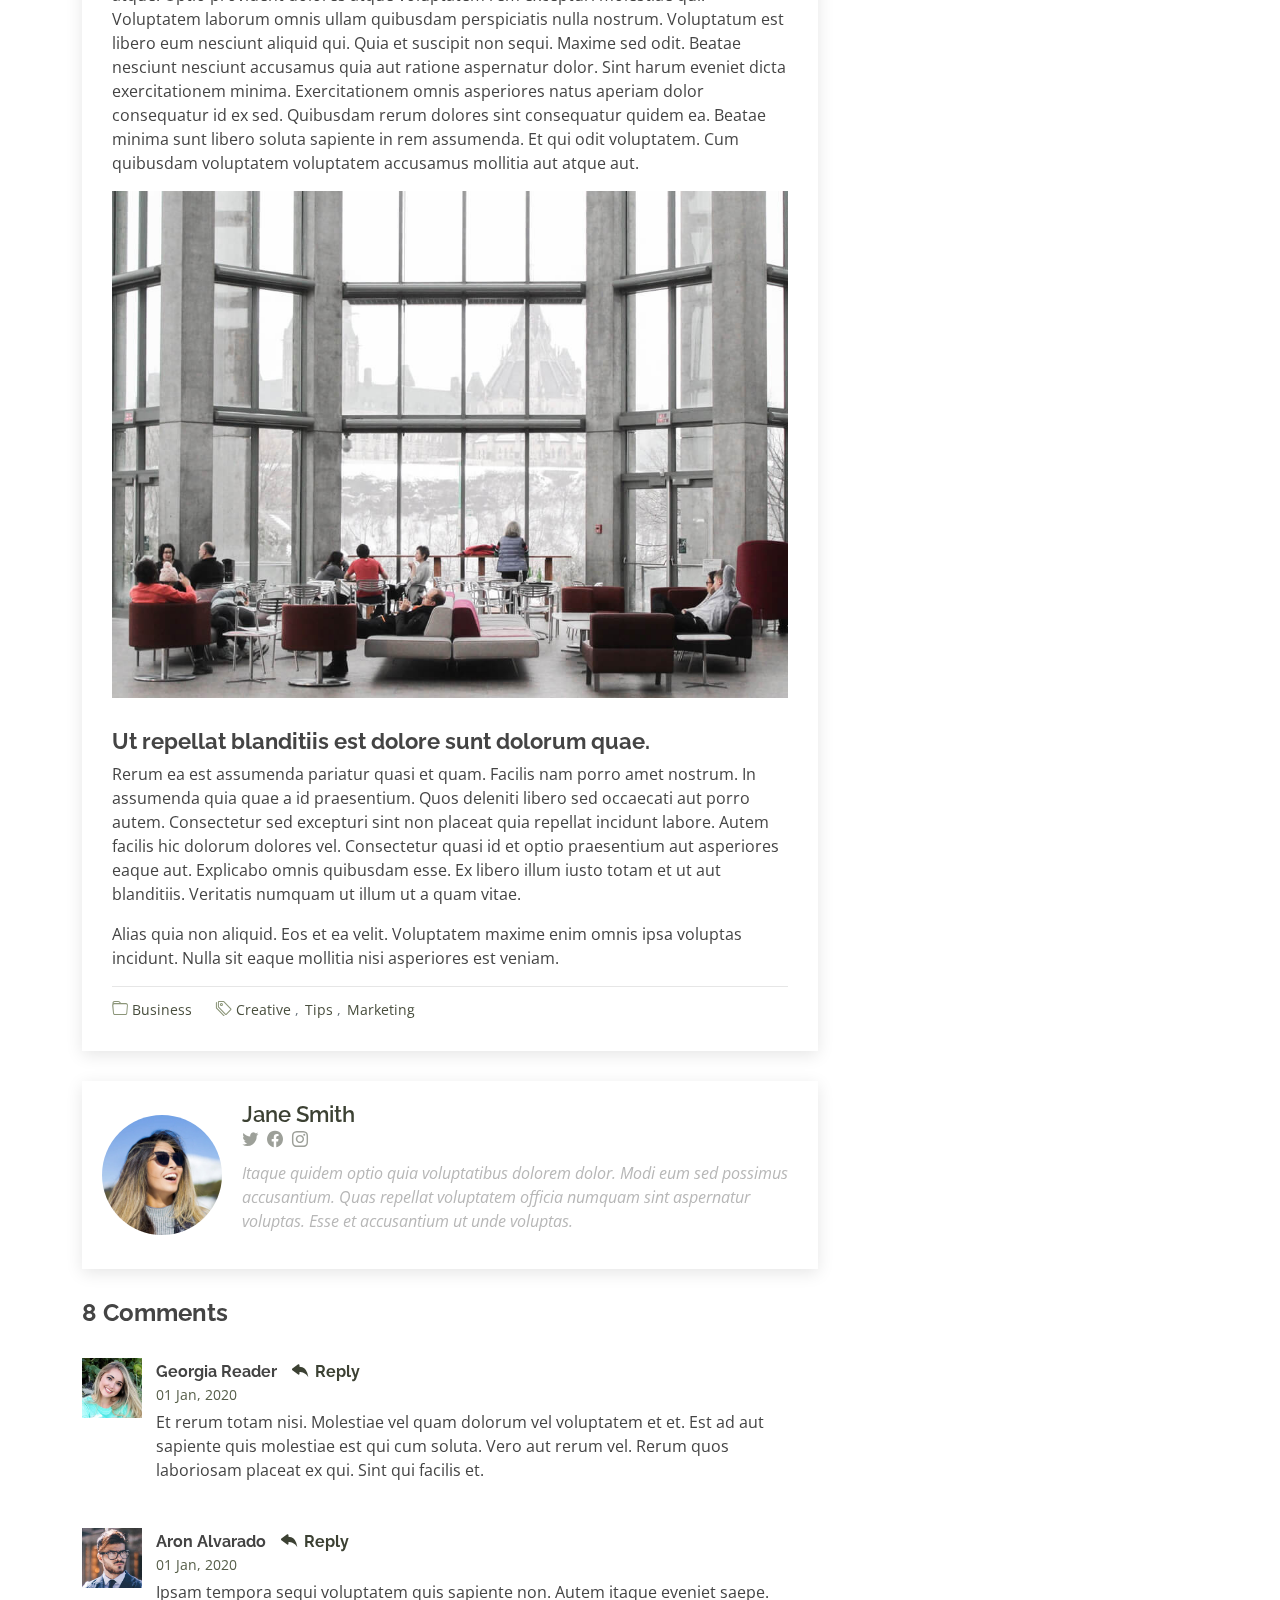
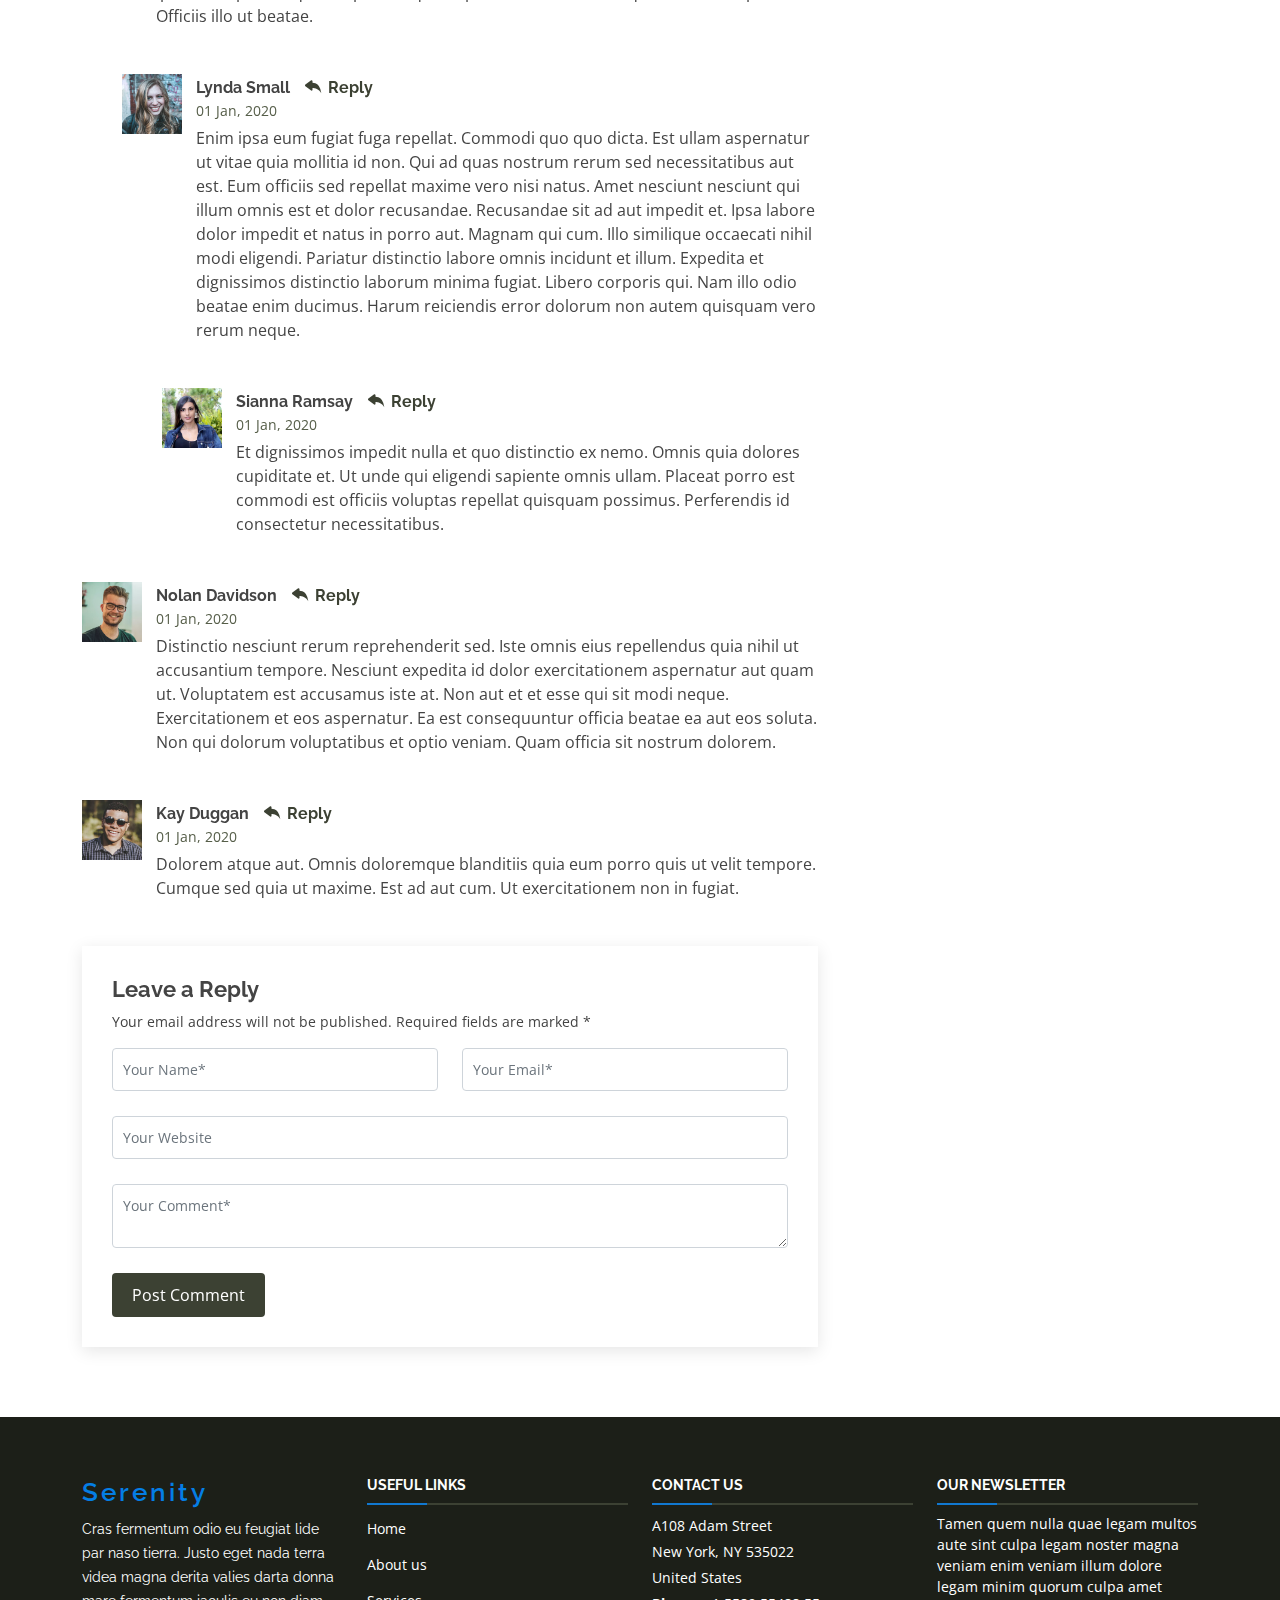
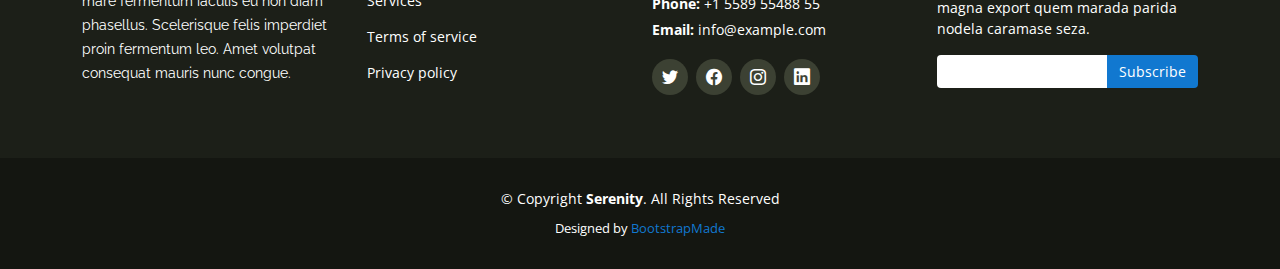
<file: blog-single.html>
<!DOCTYPE html>
<html lang="en">

<head>
  <meta charset="utf-8">
  <meta content="width=device-width, initial-scale=1.0" name="viewport">

  <title>Blog Single - Serenity Bootstrap Template</title>
  <meta content="" name="description">
  <meta content="" name="keywords">

  <!-- Favicons -->
  <link href="assets/img/favicon.png" rel="icon">
  <link href="assets/img/apple-touch-icon.png" rel="apple-touch-icon">

  <!-- Google Fonts -->
  <link href="https://fonts.googleapis.com/css?family=Open+Sans:300,300i,400,400i,600,600i,700,700i|Raleway:300,300i,400,400i,500,500i,600,600i,700,700i|Poppins:300,300i,400,400i,500,500i,600,600i,700,700i" rel="stylesheet">

  <!-- Vendor CSS Files -->
  <link href="assets/vendor/aos/aos.css" rel="stylesheet">
  <link href="assets/vendor/bootstrap/css/bootstrap.min.css" rel="stylesheet">
  <link href="assets/vendor/bootstrap-icons/bootstrap-icons.css" rel="stylesheet">
  <link href="assets/vendor/boxicons/css/boxicons.min.css" rel="stylesheet">
  <link href="assets/vendor/glightbox/css/glightbox.min.css" rel="stylesheet">
  <link href="assets/vendor/swiper/swiper-bundle.min.css" rel="stylesheet">

  <!-- Template Main CSS File -->
  <link href="assets/css/style.css" rel="stylesheet">

  <!-- =======================================================
  * Template Name: Serenity - v4.1.0
  * Template URL: https://bootstrapmade.com/serenity-bootstrap-corporate-template/
  * Author: BootstrapMade.com
  * License: https://bootstrapmade.com/license/
  ======================================================== -->
</head>

<body>

  <!-- ======= Header ======= -->
  <header id="header" class="fixed-top d-flex align-items-center">
    <div class="container d-flex align-items-center justify-content-between">

      <div class="logo">
        <h1 class="text-light"><a href="index.html">Serenity</a></h1>
        <!-- Uncomment below if you prefer to use an image logo -->
        <!-- <a href="index.html"><img src="assets/img/logo.png" alt="" class="img-fluid"></a>-->
      </div>

      <nav id="navbar" class="navbar">
        <ul>
          <li><a href="index.html">Home</a></li>
          <li class="dropdown"><a href="#"><span>About</span> <i class="bi bi-chevron-down"></i></a>
            <ul>
              <li><a href="about.html">About</a></li>
              <li><a href="team.html">Team</a></li>
              <li class="dropdown"><a href="#"><span>Deep Drop Down</span> <i class="bi bi-chevron-right"></i></a>
                <ul>
                  <li><a href="#">Deep Drop Down 1</a></li>
                  <li><a href="#">Deep Drop Down 2</a></li>
                  <li><a href="#">Deep Drop Down 3</a></li>
                  <li><a href="#">Deep Drop Down 4</a></li>
                  <li><a href="#">Deep Drop Down 5</a></li>
                </ul>
              </li>
            </ul>
          </li>
          <li><a href="services.html">Services</a></li>
          <li><a href="pricing.html">Pricing</a></li>
          <li><a href="portfolio.html">Portfolio</a></li>
          <li><a class="active" href="blog.html">Blog</a></li>
          <li><a href="contact.html">Contact</a></li>

          <li><a class="getstarted" href="about.html">Get Started</a></li>
        </ul>
        <i class="bi bi-list mobile-nav-toggle"></i>
      </nav><!-- .navbar -->

    </div>
  </header><!-- End Header -->

  <main id="main">

    <!-- ======= Breadcrumbs ======= -->
    <section id="breadcrumbs" class="breadcrumbs">
      <div class="breadcrumb-hero">
        <div class="container">
          <div class="breadcrumb-hero">
            <h2>Blog</h2>
            <p>Est dolorum ut non facere possimus quibusdam eligendi voluptatem. Quia id aut similique quia voluptas sit quaerat debitis. Rerum omnis ipsam aperiam consequatur laboriosam nemo harum praesentium. </p>
          </div>
        </div>
      </div>
      <div class="container">
        <ol>
          <li><a href="index.html">Home</a></li>
          <li><a href="blog.html">Blog</a></li>
          <li>Dolorum optio tempore voluptas dignissimos cumque fuga qui quibusdam quia</li>
        </ol>
      </div>
    </section><!-- End Breadcrumbs -->

    <!-- ======= Blog Single Section ======= -->
    <section id="blog" class="blog">
      <div class="container" data-aos="fade-up">

        <div class="row">

          <div class="col-lg-8 entries">

            <article class="entry entry-single">

              <div class="entry-img">
                <img src="assets/img/blog/blog-1.jpg" alt="" class="img-fluid">
              </div>

              <h2 class="entry-title">
                <a href="blog-single.html">Dolorum optio tempore voluptas dignissimos cumque fuga qui quibusdam quia</a>
              </h2>

              <div class="entry-meta">
                <ul>
                  <li class="d-flex align-items-center"><i class="bi bi-person"></i> <a href="blog-single.html">John Doe</a></li>
                  <li class="d-flex align-items-center"><i class="bi bi-clock"></i> <a href="blog-single.html"><time datetime="2020-01-01">Jan 1, 2020</time></a></li>
                  <li class="d-flex align-items-center"><i class="bi bi-chat-dots"></i> <a href="blog-single.html">12 Comments</a></li>
                </ul>
              </div>

              <div class="entry-content">
                <p>
                  Similique neque nam consequuntur ad non maxime aliquam quas. Quibusdam animi praesentium. Aliquam et laboriosam eius aut nostrum quidem aliquid dicta.
                  Et eveniet enim. Qui velit est ea dolorem doloremque deleniti aperiam unde soluta. Est cum et quod quos aut ut et sit sunt. Voluptate porro consequatur assumenda perferendis dolore.
                </p>

                <p>
                  Sit repellat hic cupiditate hic ut nemo. Quis nihil sunt non reiciendis. Sequi in accusamus harum vel aspernatur. Excepturi numquam nihil cumque odio. Et voluptate cupiditate.
                </p>

                <blockquote>
                  <p>
                    Et vero doloremque tempore voluptatem ratione vel aut. Deleniti sunt animi aut. Aut eos aliquam doloribus minus autem quos.
                  </p>
                </blockquote>

                <p>
                  Sed quo laboriosam qui architecto. Occaecati repellendus omnis dicta inventore tempore provident voluptas mollitia aliquid. Id repellendus quia. Asperiores nihil magni dicta est suscipit perspiciatis. Voluptate ex rerum assumenda dolores nihil quaerat.
                  Dolor porro tempora et quibusdam voluptas. Beatae aut at ad qui tempore corrupti velit quisquam rerum. Omnis dolorum exercitationem harum qui qui blanditiis neque.
                  Iusto autem itaque. Repudiandae hic quae aspernatur ea neque qui. Architecto voluptatem magni. Vel magnam quod et tempora deleniti error rerum nihil tempora.
                </p>

                <h3>Et quae iure vel ut odit alias.</h3>
                <p>
                  Officiis animi maxime nulla quo et harum eum quis a. Sit hic in qui quos fugit ut rerum atque. Optio provident dolores atque voluptatem rem excepturi molestiae qui. Voluptatem laborum omnis ullam quibusdam perspiciatis nulla nostrum. Voluptatum est libero eum nesciunt aliquid qui.
                  Quia et suscipit non sequi. Maxime sed odit. Beatae nesciunt nesciunt accusamus quia aut ratione aspernatur dolor. Sint harum eveniet dicta exercitationem minima. Exercitationem omnis asperiores natus aperiam dolor consequatur id ex sed. Quibusdam rerum dolores sint consequatur quidem ea.
                  Beatae minima sunt libero soluta sapiente in rem assumenda. Et qui odit voluptatem. Cum quibusdam voluptatem voluptatem accusamus mollitia aut atque aut.
                </p>
                <img src="assets/img/blog/blog-inside-post.jpg" class="img-fluid" alt="">

                <h3>Ut repellat blanditiis est dolore sunt dolorum quae.</h3>
                <p>
                  Rerum ea est assumenda pariatur quasi et quam. Facilis nam porro amet nostrum. In assumenda quia quae a id praesentium. Quos deleniti libero sed occaecati aut porro autem. Consectetur sed excepturi sint non placeat quia repellat incidunt labore. Autem facilis hic dolorum dolores vel.
                  Consectetur quasi id et optio praesentium aut asperiores eaque aut. Explicabo omnis quibusdam esse. Ex libero illum iusto totam et ut aut blanditiis. Veritatis numquam ut illum ut a quam vitae.
                </p>
                <p>
                  Alias quia non aliquid. Eos et ea velit. Voluptatem maxime enim omnis ipsa voluptas incidunt. Nulla sit eaque mollitia nisi asperiores est veniam.
                </p>

              </div>

              <div class="entry-footer">
                <i class="bi bi-folder"></i>
                <ul class="cats">
                  <li><a href="#">Business</a></li>
                </ul>

                <i class="bi bi-tags"></i>
                <ul class="tags">
                  <li><a href="#">Creative</a></li>
                  <li><a href="#">Tips</a></li>
                  <li><a href="#">Marketing</a></li>
                </ul>
              </div>

            </article><!-- End blog entry -->

            <div class="blog-author d-flex align-items-center">
              <img src="assets/img/blog/blog-author.jpg" class="rounded-circle float-left" alt="">
              <div>
                <h4>Jane Smith</h4>
                <div class="social-links">
                  <a href="https://twitters.com/#"><i class="bi bi-twitter"></i></a>
                  <a href="https://facebook.com/#"><i class="bi bi-facebook"></i></a>
                  <a href="https://instagram.com/#"><i class="biu bi-instagram"></i></a>
                </div>
                <p>
                  Itaque quidem optio quia voluptatibus dolorem dolor. Modi eum sed possimus accusantium. Quas repellat voluptatem officia numquam sint aspernatur voluptas. Esse et accusantium ut unde voluptas.
                </p>
              </div>
            </div><!-- End blog author bio -->

            <div class="blog-comments">

              <h4 class="comments-count">8 Comments</h4>

              <div id="comment-1" class="comment">
                <div class="d-flex">
                  <div class="comment-img"><img src="assets/img/blog/comments-1.jpg" alt=""></div>
                  <div>
                    <h5><a href="">Georgia Reader</a> <a href="#" class="reply"><i class="bi bi-reply-fill"></i> Reply</a></h5>
                    <time datetime="2020-01-01">01 Jan, 2020</time>
                    <p>
                      Et rerum totam nisi. Molestiae vel quam dolorum vel voluptatem et et. Est ad aut sapiente quis molestiae est qui cum soluta.
                      Vero aut rerum vel. Rerum quos laboriosam placeat ex qui. Sint qui facilis et.
                    </p>
                  </div>
                </div>
              </div><!-- End comment #1 -->

              <div id="comment-2" class="comment">
                <div class="d-flex">
                  <div class="comment-img"><img src="assets/img/blog/comments-2.jpg" alt=""></div>
                  <div>
                    <h5><a href="">Aron Alvarado</a> <a href="#" class="reply"><i class="bi bi-reply-fill"></i> Reply</a></h5>
                    <time datetime="2020-01-01">01 Jan, 2020</time>
                    <p>
                      Ipsam tempora sequi voluptatem quis sapiente non. Autem itaque eveniet saepe. Officiis illo ut beatae.
                    </p>
                  </div>
                </div>

                <div id="comment-reply-1" class="comment comment-reply">
                  <div class="d-flex">
                    <div class="comment-img"><img src="assets/img/blog/comments-3.jpg" alt=""></div>
                    <div>
                      <h5><a href="">Lynda Small</a> <a href="#" class="reply"><i class="bi bi-reply-fill"></i> Reply</a></h5>
                      <time datetime="2020-01-01">01 Jan, 2020</time>
                      <p>
                        Enim ipsa eum fugiat fuga repellat. Commodi quo quo dicta. Est ullam aspernatur ut vitae quia mollitia id non. Qui ad quas nostrum rerum sed necessitatibus aut est. Eum officiis sed repellat maxime vero nisi natus. Amet nesciunt nesciunt qui illum omnis est et dolor recusandae.

                        Recusandae sit ad aut impedit et. Ipsa labore dolor impedit et natus in porro aut. Magnam qui cum. Illo similique occaecati nihil modi eligendi. Pariatur distinctio labore omnis incidunt et illum. Expedita et dignissimos distinctio laborum minima fugiat.

                        Libero corporis qui. Nam illo odio beatae enim ducimus. Harum reiciendis error dolorum non autem quisquam vero rerum neque.
                      </p>
                    </div>
                  </div>

                  <div id="comment-reply-2" class="comment comment-reply">
                    <div class="d-flex">
                      <div class="comment-img"><img src="assets/img/blog/comments-4.jpg" alt=""></div>
                      <div>
                        <h5><a href="">Sianna Ramsay</a> <a href="#" class="reply"><i class="bi bi-reply-fill"></i> Reply</a></h5>
                        <time datetime="2020-01-01">01 Jan, 2020</time>
                        <p>
                          Et dignissimos impedit nulla et quo distinctio ex nemo. Omnis quia dolores cupiditate et. Ut unde qui eligendi sapiente omnis ullam. Placeat porro est commodi est officiis voluptas repellat quisquam possimus. Perferendis id consectetur necessitatibus.
                        </p>
                      </div>
                    </div>

                  </div><!-- End comment reply #2-->

                </div><!-- End comment reply #1-->

              </div><!-- End comment #2-->

              <div id="comment-3" class="comment">
                <div class="d-flex">
                  <div class="comment-img"><img src="assets/img/blog/comments-5.jpg" alt=""></div>
                  <div>
                    <h5><a href="">Nolan Davidson</a> <a href="#" class="reply"><i class="bi bi-reply-fill"></i> Reply</a></h5>
                    <time datetime="2020-01-01">01 Jan, 2020</time>
                    <p>
                      Distinctio nesciunt rerum reprehenderit sed. Iste omnis eius repellendus quia nihil ut accusantium tempore. Nesciunt expedita id dolor exercitationem aspernatur aut quam ut. Voluptatem est accusamus iste at.
                      Non aut et et esse qui sit modi neque. Exercitationem et eos aspernatur. Ea est consequuntur officia beatae ea aut eos soluta. Non qui dolorum voluptatibus et optio veniam. Quam officia sit nostrum dolorem.
                    </p>
                  </div>
                </div>

              </div><!-- End comment #3 -->

              <div id="comment-4" class="comment">
                <div class="d-flex">
                  <div class="comment-img"><img src="assets/img/blog/comments-6.jpg" alt=""></div>
                  <div>
                    <h5><a href="">Kay Duggan</a> <a href="#" class="reply"><i class="bi bi-reply-fill"></i> Reply</a></h5>
                    <time datetime="2020-01-01">01 Jan, 2020</time>
                    <p>
                      Dolorem atque aut. Omnis doloremque blanditiis quia eum porro quis ut velit tempore. Cumque sed quia ut maxime. Est ad aut cum. Ut exercitationem non in fugiat.
                    </p>
                  </div>
                </div>

              </div><!-- End comment #4 -->

              <div class="reply-form">
                <h4>Leave a Reply</h4>
                <p>Your email address will not be published. Required fields are marked * </p>
                <form action="">
                  <div class="row">
                    <div class="col-md-6 form-group">
                      <input name="name" type="text" class="form-control" placeholder="Your Name*">
                    </div>
                    <div class="col-md-6 form-group">
                      <input name="email" type="text" class="form-control" placeholder="Your Email*">
                    </div>
                  </div>
                  <div class="row">
                    <div class="col form-group">
                      <input name="website" type="text" class="form-control" placeholder="Your Website">
                    </div>
                  </div>
                  <div class="row">
                    <div class="col form-group">
                      <textarea name="comment" class="form-control" placeholder="Your Comment*"></textarea>
                    </div>
                  </div>
                  <button type="submit" class="btn btn-primary">Post Comment</button>

                </form>

              </div>

            </div><!-- End blog comments -->

          </div><!-- End blog entries list -->

          <div class="col-lg-4">

            <div class="sidebar">

              <h3 class="sidebar-title">Search</h3>
              <div class="sidebar-item search-form">
                <form action="">
                  <input type="text">
                  <button type="submit"><i class="bi bi-search"></i></button>
                </form>
              </div><!-- End sidebar search formn-->

              <h3 class="sidebar-title">Categories</h3>
              <div class="sidebar-item categories">
                <ul>
                  <li><a href="#">General <span>(25)</span></a></li>
                  <li><a href="#">Lifestyle <span>(12)</span></a></li>
                  <li><a href="#">Travel <span>(5)</span></a></li>
                  <li><a href="#">Design <span>(22)</span></a></li>
                  <li><a href="#">Creative <span>(8)</span></a></li>
                  <li><a href="#">Educaion <span>(14)</span></a></li>
                </ul>
              </div><!-- End sidebar categories-->

              <h3 class="sidebar-title">Recent Posts</h3>
              <div class="sidebar-item recent-posts">
                <div class="post-item clearfix">
                  <img src="assets/img/blog/blog-recent-1.jpg" alt="">
                  <h4><a href="blog-single.html">Nihil blanditiis at in nihil autem</a></h4>
                  <time datetime="2020-01-01">Jan 1, 2020</time>
                </div>

                <div class="post-item clearfix">
                  <img src="assets/img/blog/blog-recent-2.jpg" alt="">
                  <h4><a href="blog-single.html">Quidem autem et impedit</a></h4>
                  <time datetime="2020-01-01">Jan 1, 2020</time>
                </div>

                <div class="post-item clearfix">
                  <img src="assets/img/blog/blog-recent-3.jpg" alt="">
                  <h4><a href="blog-single.html">Id quia et et ut maxime similique occaecati ut</a></h4>
                  <time datetime="2020-01-01">Jan 1, 2020</time>
                </div>

                <div class="post-item clearfix">
                  <img src="assets/img/blog/blog-recent-4.jpg" alt="">
                  <h4><a href="blog-single.html">Laborum corporis quo dara net para</a></h4>
                  <time datetime="2020-01-01">Jan 1, 2020</time>
                </div>

                <div class="post-item clearfix">
                  <img src="assets/img/blog/blog-recent-5.jpg" alt="">
                  <h4><a href="blog-single.html">Et dolores corrupti quae illo quod dolor</a></h4>
                  <time datetime="2020-01-01">Jan 1, 2020</time>
                </div>

              </div><!-- End sidebar recent posts-->

              <h3 class="sidebar-title">Tags</h3>
              <div class="sidebar-item tags">
                <ul>
                  <li><a href="#">App</a></li>
                  <li><a href="#">IT</a></li>
                  <li><a href="#">Business</a></li>
                  <li><a href="#">Mac</a></li>
                  <li><a href="#">Design</a></li>
                  <li><a href="#">Office</a></li>
                  <li><a href="#">Creative</a></li>
                  <li><a href="#">Studio</a></li>
                  <li><a href="#">Smart</a></li>
                  <li><a href="#">Tips</a></li>
                  <li><a href="#">Marketing</a></li>
                </ul>
              </div><!-- End sidebar tags-->

            </div><!-- End sidebar -->

          </div><!-- End blog sidebar -->

        </div>

      </div>
    </section><!-- End Blog Single Section -->

  </main><!-- End #main -->

  <!-- ======= Footer ======= -->
  <footer id="footer">
    <div class="footer-top">
      <div class="container">
        <div class="row">

          <div class="col-lg-3 col-md-6 footer-info">
            <h3>Serenity</h3>
            <p>Cras fermentum odio eu feugiat lide par naso tierra. Justo eget nada terra videa magna derita valies darta donna mare fermentum iaculis eu non diam phasellus. Scelerisque felis imperdiet proin fermentum leo. Amet volutpat consequat mauris nunc congue.</p>
          </div>

          <div class="col-lg-3 col-md-6 footer-links">
            <h4>Useful Links</h4>
            <ul>
              <li><a href="#">Home</a></li>
              <li><a href="#">About us</a></li>
              <li><a href="#">Services</a></li>
              <li><a href="#">Terms of service</a></li>
              <li><a href="#">Privacy policy</a></li>
            </ul>
          </div>

          <div class="col-lg-3 col-md-6 footer-contact">
            <h4>Contact Us</h4>
            <p>
              A108 Adam Street <br>
              New York, NY 535022<br>
              United States <br>
              <strong>Phone:</strong> +1 5589 55488 55<br>
              <strong>Email:</strong> info@example.com<br>
            </p>

            <div class="social-links">
              <a href="#" class="twitter"><i class="bi bi-twitter"></i></a>
              <a href="#" class="facebook"><i class="bi bi-facebook"></i></a>
              <a href="#" class="instagram"><i class="bi bi-instagram"></i></a>
              <a href="#" class="linkedin"><i class="bi bi-linkedin"></i></a>
            </div>

          </div>

          <div class="col-lg-3 col-md-6 footer-newsletter">
            <h4>Our Newsletter</h4>
            <p>Tamen quem nulla quae legam multos aute sint culpa legam noster magna veniam enim veniam illum dolore legam minim quorum culpa amet magna export quem marada parida nodela caramase seza.</p>
            <form action="" method="post">
              <input type="email" name="email"><input type="submit" value="Subscribe">
            </form>
          </div>

        </div>
      </div>
    </div>

    <div class="container">
      <div class="copyright">
        &copy; Copyright <strong><span>Serenity</span></strong>. All Rights Reserved
      </div>
      <div class="credits">
        <!-- All the links in the footer should remain intact. -->
        <!-- You can delete the links only if you purchased the pro version. -->
        <!-- Licensing information: https://bootstrapmade.com/license/ -->
        <!-- Purchase the pro version with working PHP/AJAX contact form: https://bootstrapmade.com/serenity-bootstrap-corporate-template/ -->
        Designed by <a href="https://bootstrapmade.com/">BootstrapMade</a>
      </div>
    </div>
  </footer><!-- End Footer -->

  <a href="#" class="back-to-top d-flex align-items-center justify-content-center"><i class="bi bi-arrow-up-short"></i></a>

  <!-- Vendor JS Files -->
  <script src="assets/vendor/aos/aos.js"></script>
  <script src="assets/vendor/bootstrap/js/bootstrap.bundle.min.js"></script>
  <script src="assets/vendor/glightbox/js/glightbox.min.js"></script>
  <script src="assets/vendor/isotope-layout/isotope.pkgd.min.js"></script>
  <script src="assets/vendor/php-email-form/validate.js"></script>
  <script src="assets/vendor/purecounter/purecounter.js"></script>
  <script src="assets/vendor/swiper/swiper-bundle.min.js"></script>
  <script src="assets/vendor/waypoints/noframework.waypoints.js"></script>

  <!-- Template Main JS File -->
  <script src="assets/js/main.js"></script>

</body>

</html>
</file>
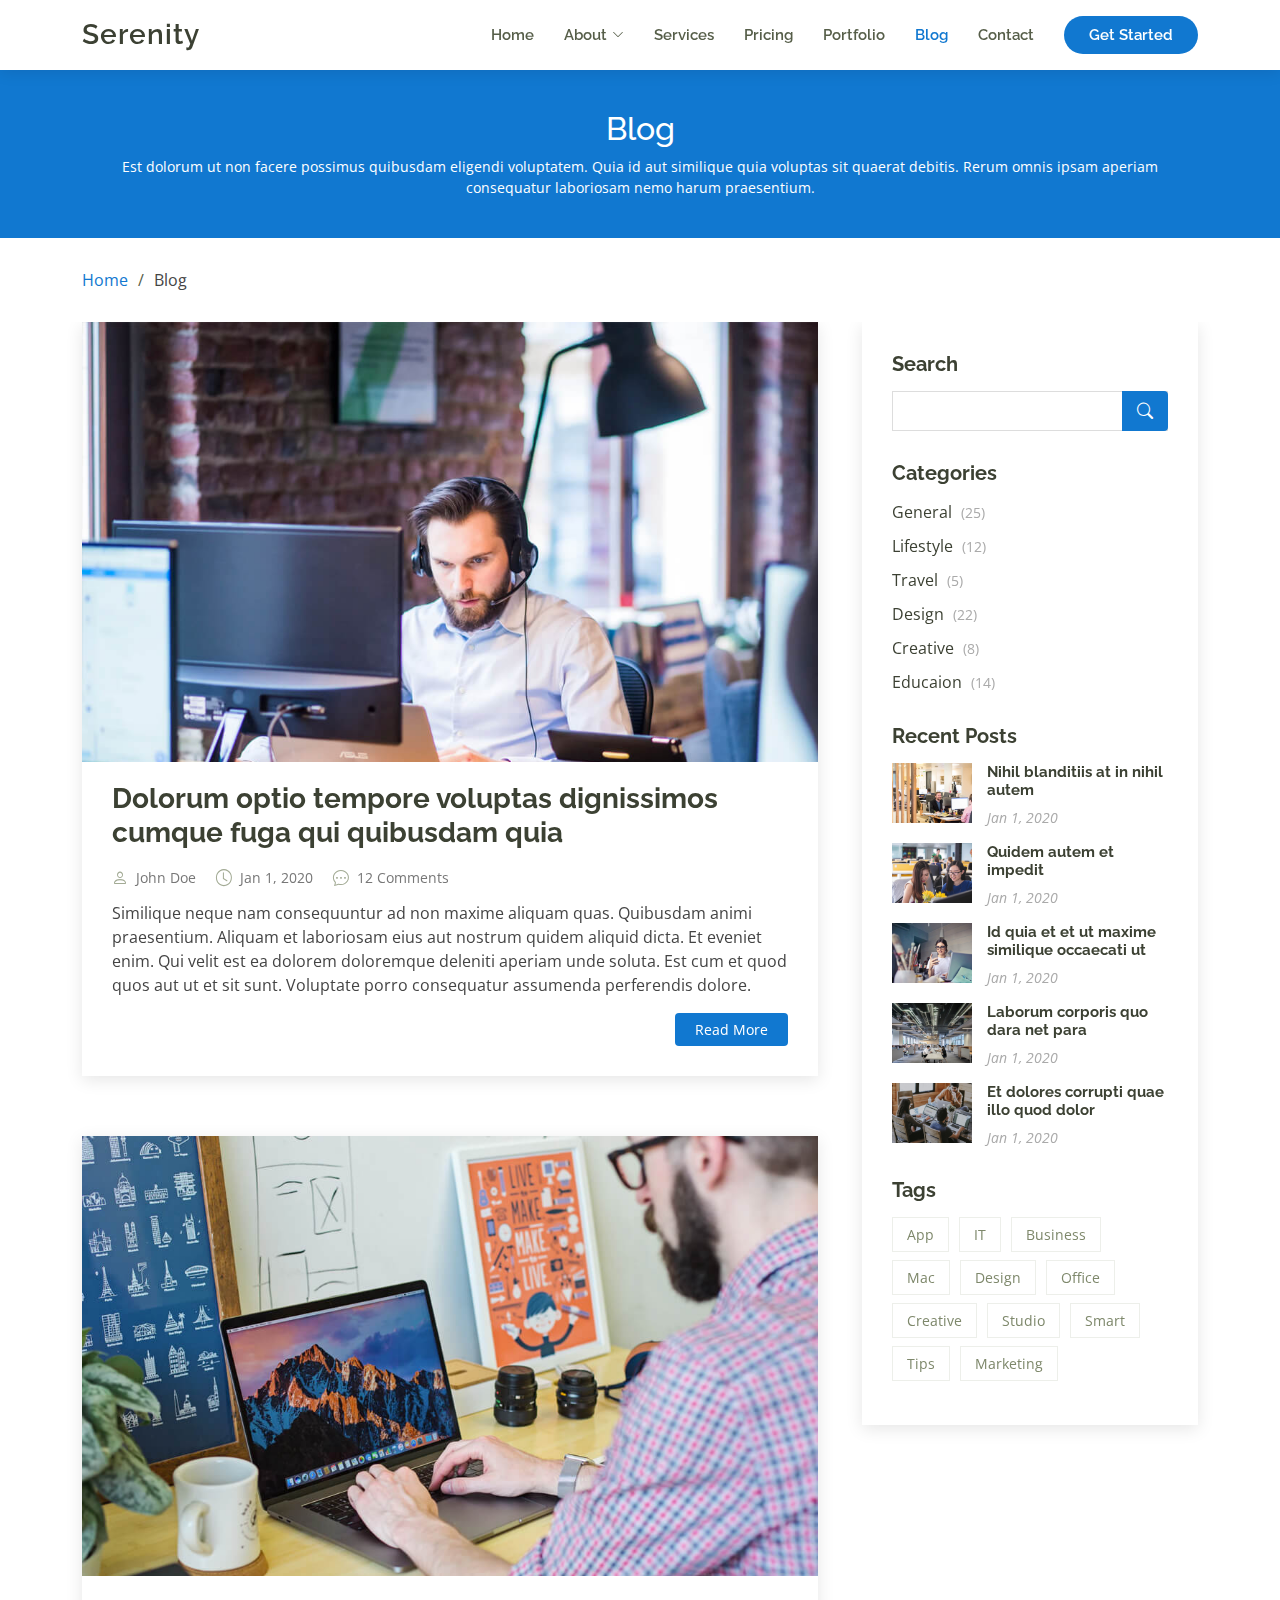
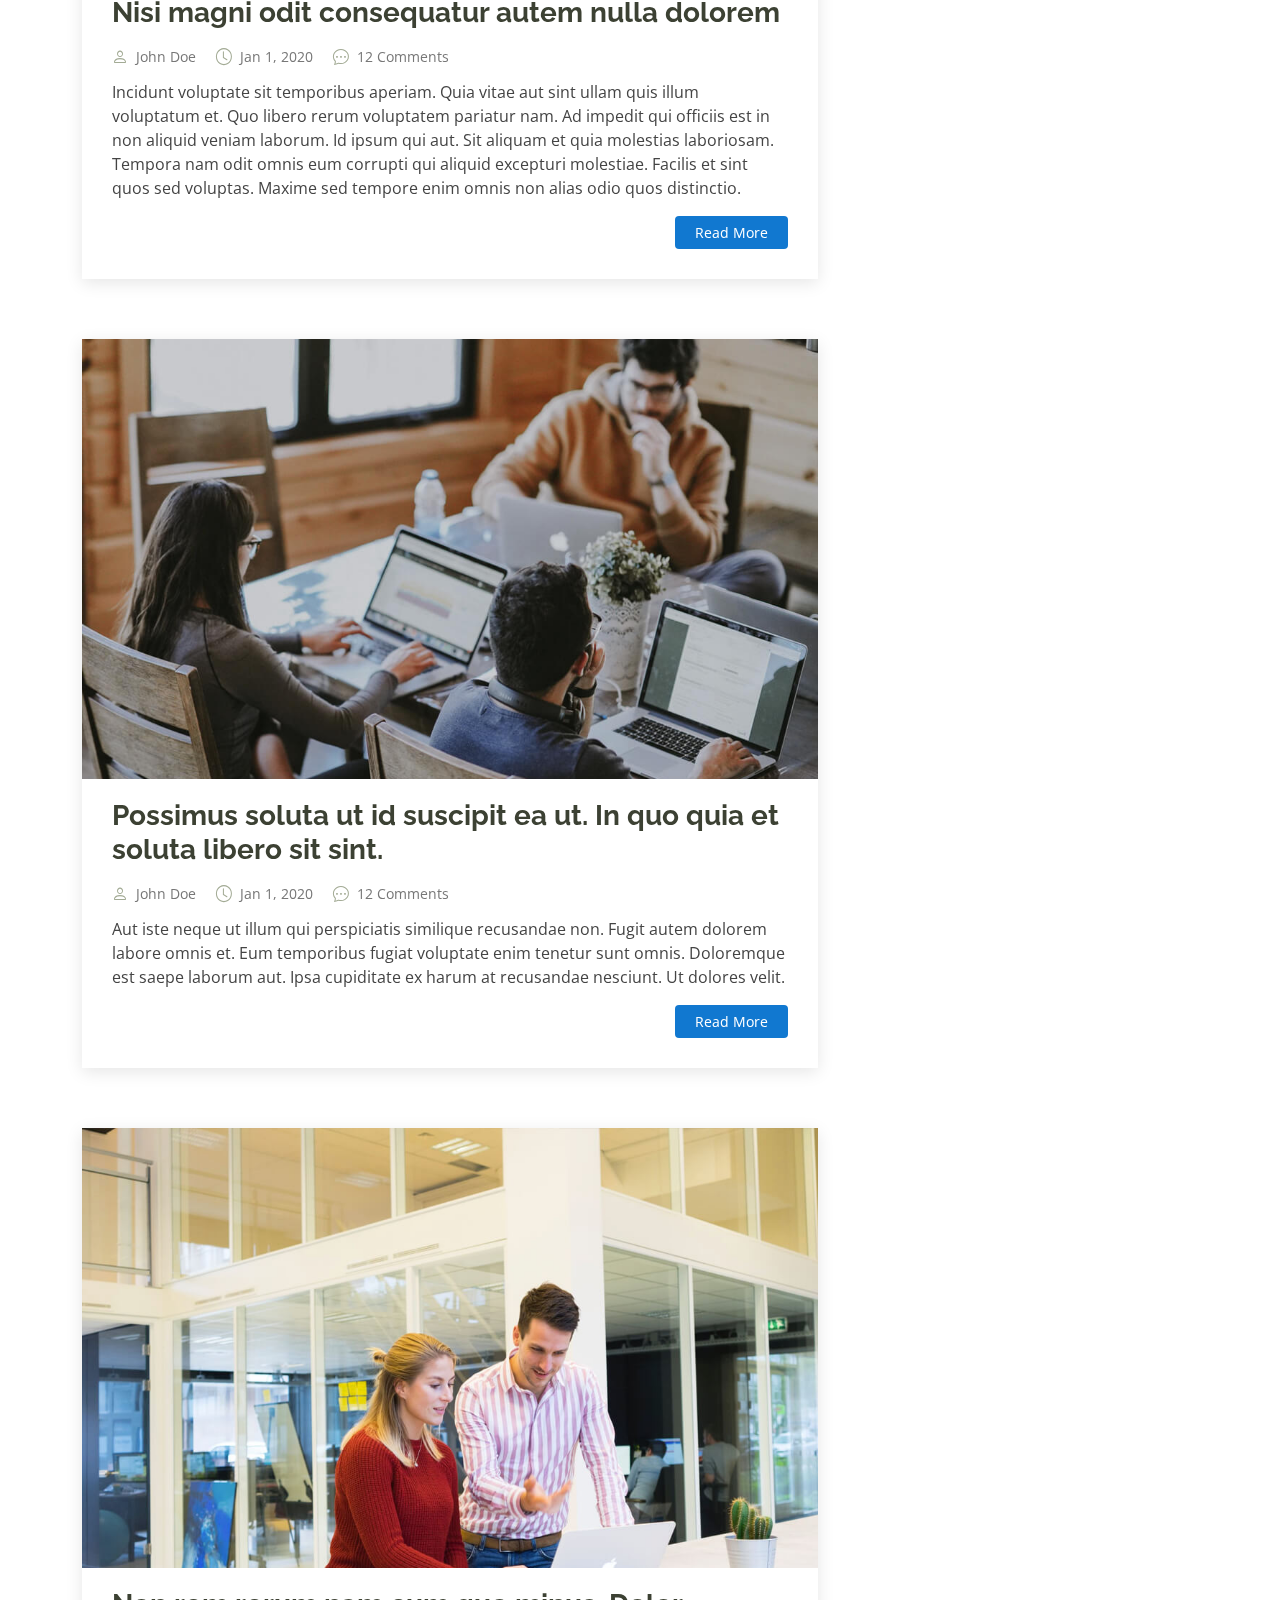
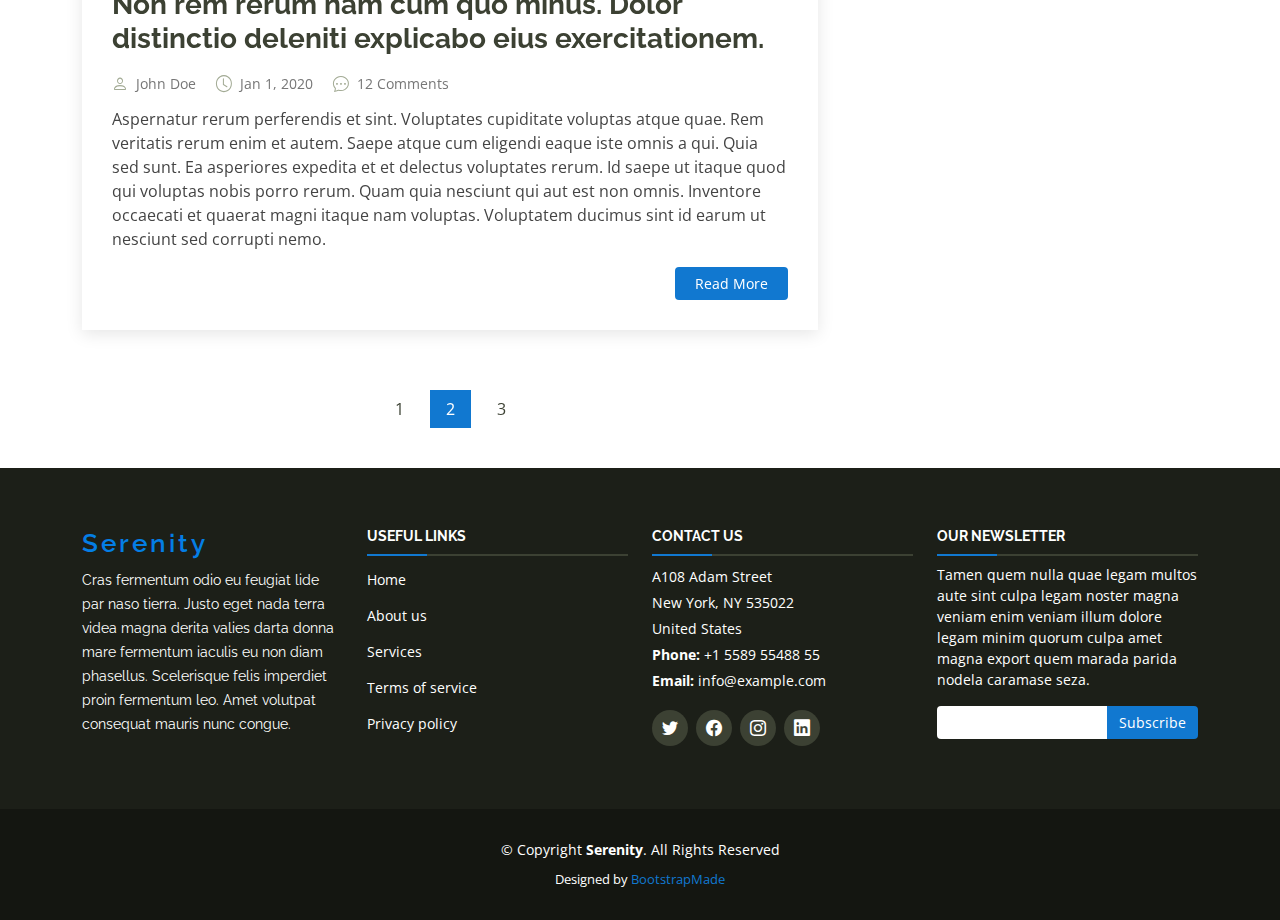
<file: blog.html>
<!DOCTYPE html>
<html lang="en">

<head>
  <meta charset="utf-8">
  <meta content="width=device-width, initial-scale=1.0" name="viewport">

  <title>Blog - Serenity Bootstrap Template</title>
  <meta content="" name="description">
  <meta content="" name="keywords">

  <!-- Favicons -->
  <link href="assets/img/favicon.png" rel="icon">
  <link href="assets/img/apple-touch-icon.png" rel="apple-touch-icon">

  <!-- Google Fonts -->
  <link href="https://fonts.googleapis.com/css?family=Open+Sans:300,300i,400,400i,600,600i,700,700i|Raleway:300,300i,400,400i,500,500i,600,600i,700,700i|Poppins:300,300i,400,400i,500,500i,600,600i,700,700i" rel="stylesheet">

  <!-- Vendor CSS Files -->
  <link href="assets/vendor/aos/aos.css" rel="stylesheet">
  <link href="assets/vendor/bootstrap/css/bootstrap.min.css" rel="stylesheet">
  <link href="assets/vendor/bootstrap-icons/bootstrap-icons.css" rel="stylesheet">
  <link href="assets/vendor/boxicons/css/boxicons.min.css" rel="stylesheet">
  <link href="assets/vendor/glightbox/css/glightbox.min.css" rel="stylesheet">
  <link href="assets/vendor/swiper/swiper-bundle.min.css" rel="stylesheet">

  <!-- Template Main CSS File -->
  <link href="assets/css/style.css" rel="stylesheet">

  <!-- =======================================================
  * Template Name: Serenity - v4.1.0
  * Template URL: https://bootstrapmade.com/serenity-bootstrap-corporate-template/
  * Author: BootstrapMade.com
  * License: https://bootstrapmade.com/license/
  ======================================================== -->
</head>

<body>

  <!-- ======= Header ======= -->
  <header id="header" class="fixed-top d-flex align-items-center">
    <div class="container d-flex align-items-center justify-content-between">

      <div class="logo">
        <h1 class="text-light"><a href="index.html">Serenity</a></h1>
        <!-- Uncomment below if you prefer to use an image logo -->
        <!-- <a href="index.html"><img src="assets/img/logo.png" alt="" class="img-fluid"></a>-->
      </div>

      <nav id="navbar" class="navbar">
        <ul>
          <li><a href="index.html">Home</a></li>
          <li class="dropdown"><a href="#"><span>About</span> <i class="bi bi-chevron-down"></i></a>
            <ul>
              <li><a href="about.html">About</a></li>
              <li><a href="team.html">Team</a></li>
              <li class="dropdown"><a href="#"><span>Deep Drop Down</span> <i class="bi bi-chevron-right"></i></a>
                <ul>
                  <li><a href="#">Deep Drop Down 1</a></li>
                  <li><a href="#">Deep Drop Down 2</a></li>
                  <li><a href="#">Deep Drop Down 3</a></li>
                  <li><a href="#">Deep Drop Down 4</a></li>
                  <li><a href="#">Deep Drop Down 5</a></li>
                </ul>
              </li>
            </ul>
          </li>
          <li><a href="services.html">Services</a></li>
          <li><a href="pricing.html">Pricing</a></li>
          <li><a href="portfolio.html">Portfolio</a></li>
          <li><a class="active" href="blog.html">Blog</a></li>
          <li><a href="contact.html">Contact</a></li>

          <li><a class="getstarted" href="about.html">Get Started</a></li>
        </ul>
        <i class="bi bi-list mobile-nav-toggle"></i>
      </nav><!-- .navbar -->

    </div>
  </header><!-- End Header -->

  <main id="main">

    <!-- ======= Breadcrumbs ======= -->
    <section id="breadcrumbs" class="breadcrumbs">
      <div class="breadcrumb-hero">
        <div class="container">
          <div class="breadcrumb-hero">
            <h2>Blog</h2>
            <p>Est dolorum ut non facere possimus quibusdam eligendi voluptatem. Quia id aut similique quia voluptas sit quaerat debitis. Rerum omnis ipsam aperiam consequatur laboriosam nemo harum praesentium. </p>
          </div>
        </div>
      </div>
      <div class="container">
        <ol>
          <li><a href="index.html">Home</a></li>
          <li>Blog</li>
        </ol>
      </div>
    </section><!-- End Breadcrumbs -->

    <!-- ======= Blog Section ======= -->
    <section id="blog" class="blog">
      <div class="container" data-aos="fade-up">

        <div class="row">

          <div class="col-lg-8 entries">

            <article class="entry">

              <div class="entry-img">
                <img src="assets/img/blog/blog-1.jpg" alt="" class="img-fluid">
              </div>

              <h2 class="entry-title">
                <a href="blog-single.html">Dolorum optio tempore voluptas dignissimos cumque fuga qui quibusdam quia</a>
              </h2>

              <div class="entry-meta">
                <ul>
                  <li class="d-flex align-items-center"><i class="bi bi-person"></i> <a href="blog-single.html">John Doe</a></li>
                  <li class="d-flex align-items-center"><i class="bi bi-clock"></i> <a href="blog-single.html"><time datetime="2020-01-01">Jan 1, 2020</time></a></li>
                  <li class="d-flex align-items-center"><i class="bi bi-chat-dots"></i> <a href="blog-single.html">12 Comments</a></li>
                </ul>
              </div>

              <div class="entry-content">
                <p>
                  Similique neque nam consequuntur ad non maxime aliquam quas. Quibusdam animi praesentium. Aliquam et laboriosam eius aut nostrum quidem aliquid dicta.
                  Et eveniet enim. Qui velit est ea dolorem doloremque deleniti aperiam unde soluta. Est cum et quod quos aut ut et sit sunt. Voluptate porro consequatur assumenda perferendis dolore.
                </p>
                <div class="read-more">
                  <a href="blog-single.html">Read More</a>
                </div>
              </div>

            </article><!-- End blog entry -->

            <article class="entry">

              <div class="entry-img">
                <img src="assets/img/blog/blog-2.jpg" alt="" class="img-fluid">
              </div>

              <h2 class="entry-title">
                <a href="blog-single.html">Nisi magni odit consequatur autem nulla dolorem</a>
              </h2>

              <div class="entry-meta">
                <ul>
                  <li class="d-flex align-items-center"><i class="bi bi-person"></i> <a href="blog-single.html">John Doe</a></li>
                  <li class="d-flex align-items-center"><i class="bi bi-clock"></i> <a href="blog-single.html"><time datetime="2020-01-01">Jan 1, 2020</time></a></li>
                  <li class="d-flex align-items-center"><i class="bi bi-chat-dots"></i> <a href="blog-single.html">12 Comments</a></li>
                </ul>
              </div>

              <div class="entry-content">
                <p>
                  Incidunt voluptate sit temporibus aperiam. Quia vitae aut sint ullam quis illum voluptatum et. Quo libero rerum voluptatem pariatur nam.
                  Ad impedit qui officiis est in non aliquid veniam laborum. Id ipsum qui aut. Sit aliquam et quia molestias laboriosam. Tempora nam odit omnis eum corrupti qui aliquid excepturi molestiae. Facilis et sint quos sed voluptas. Maxime sed tempore enim omnis non alias odio quos distinctio.
                </p>
                <div class="read-more">
                  <a href="blog-single.html">Read More</a>
                </div>
              </div>

            </article><!-- End blog entry -->

            <article class="entry">

              <div class="entry-img">
                <img src="assets/img/blog/blog-3.jpg" alt="" class="img-fluid">
              </div>

              <h2 class="entry-title">
                <a href="blog-single.html">Possimus soluta ut id suscipit ea ut. In quo quia et soluta libero sit sint.</a>
              </h2>

              <div class="entry-meta">
                <ul>
                  <li class="d-flex align-items-center"><i class="bi bi-person"></i> <a href="blog-single.html">John Doe</a></li>
                  <li class="d-flex align-items-center"><i class="bi bi-clock"></i> <a href="blog-single.html"><time datetime="2020-01-01">Jan 1, 2020</time></a></li>
                  <li class="d-flex align-items-center"><i class="bi bi-chat-dots"></i> <a href="blog-single.html">12 Comments</a></li>
                </ul>
              </div>

              <div class="entry-content">
                <p>
                  Aut iste neque ut illum qui perspiciatis similique recusandae non. Fugit autem dolorem labore omnis et. Eum temporibus fugiat voluptate enim tenetur sunt omnis.
                  Doloremque est saepe laborum aut. Ipsa cupiditate ex harum at recusandae nesciunt. Ut dolores velit.
                </p>
                <div class="read-more">
                  <a href="blog-single.html">Read More</a>
                </div>
              </div>

            </article><!-- End blog entry -->

            <article class="entry">

              <div class="entry-img">
                <img src="assets/img/blog/blog-4.jpg" alt="" class="img-fluid">
              </div>

              <h2 class="entry-title">
                <a href="blog-single.html">Non rem rerum nam cum quo minus. Dolor distinctio deleniti explicabo eius exercitationem.</a>
              </h2>

              <div class="entry-meta">
                <ul>
                  <li class="d-flex align-items-center"><i class="bi bi-person"></i> <a href="blog-single.html">John Doe</a></li>
                  <li class="d-flex align-items-center"><i class="bi bi-clock"></i> <a href="blog-single.html"><time datetime="2020-01-01">Jan 1, 2020</time></a></li>
                  <li class="d-flex align-items-center"><i class="bi bi-chat-dots"></i> <a href="blog-single.html">12 Comments</a></li>
                </ul>
              </div>

              <div class="entry-content">
                <p>
                  Aspernatur rerum perferendis et sint. Voluptates cupiditate voluptas atque quae. Rem veritatis rerum enim et autem. Saepe atque cum eligendi eaque iste omnis a qui.
                  Quia sed sunt. Ea asperiores expedita et et delectus voluptates rerum. Id saepe ut itaque quod qui voluptas nobis porro rerum. Quam quia nesciunt qui aut est non omnis. Inventore occaecati et quaerat magni itaque nam voluptas. Voluptatem ducimus sint id earum ut nesciunt sed corrupti nemo.
                </p>
                <div class="read-more">
                  <a href="blog-single.html">Read More</a>
                </div>
              </div>

            </article><!-- End blog entry -->

            <div class="blog-pagination">
              <ul class="justify-content-center">
                <li><a href="#">1</a></li>
                <li class="active"><a href="#">2</a></li>
                <li><a href="#">3</a></li>
              </ul>
            </div>

          </div><!-- End blog entries list -->

          <div class="col-lg-4">

            <div class="sidebar">

              <h3 class="sidebar-title">Search</h3>
              <div class="sidebar-item search-form">
                <form action="">
                  <input type="text">
                  <button type="submit"><i class="bi bi-search"></i></button>
                </form>
              </div><!-- End sidebar search formn-->

              <h3 class="sidebar-title">Categories</h3>
              <div class="sidebar-item categories">
                <ul>
                  <li><a href="#">General <span>(25)</span></a></li>
                  <li><a href="#">Lifestyle <span>(12)</span></a></li>
                  <li><a href="#">Travel <span>(5)</span></a></li>
                  <li><a href="#">Design <span>(22)</span></a></li>
                  <li><a href="#">Creative <span>(8)</span></a></li>
                  <li><a href="#">Educaion <span>(14)</span></a></li>
                </ul>
              </div><!-- End sidebar categories-->

              <h3 class="sidebar-title">Recent Posts</h3>
              <div class="sidebar-item recent-posts">
                <div class="post-item clearfix">
                  <img src="assets/img/blog/blog-recent-1.jpg" alt="">
                  <h4><a href="blog-single.html">Nihil blanditiis at in nihil autem</a></h4>
                  <time datetime="2020-01-01">Jan 1, 2020</time>
                </div>

                <div class="post-item clearfix">
                  <img src="assets/img/blog/blog-recent-2.jpg" alt="">
                  <h4><a href="blog-single.html">Quidem autem et impedit</a></h4>
                  <time datetime="2020-01-01">Jan 1, 2020</time>
                </div>

                <div class="post-item clearfix">
                  <img src="assets/img/blog/blog-recent-3.jpg" alt="">
                  <h4><a href="blog-single.html">Id quia et et ut maxime similique occaecati ut</a></h4>
                  <time datetime="2020-01-01">Jan 1, 2020</time>
                </div>

                <div class="post-item clearfix">
                  <img src="assets/img/blog/blog-recent-4.jpg" alt="">
                  <h4><a href="blog-single.html">Laborum corporis quo dara net para</a></h4>
                  <time datetime="2020-01-01">Jan 1, 2020</time>
                </div>

                <div class="post-item clearfix">
                  <img src="assets/img/blog/blog-recent-5.jpg" alt="">
                  <h4><a href="blog-single.html">Et dolores corrupti quae illo quod dolor</a></h4>
                  <time datetime="2020-01-01">Jan 1, 2020</time>
                </div>

              </div><!-- End sidebar recent posts-->

              <h3 class="sidebar-title">Tags</h3>
              <div class="sidebar-item tags">
                <ul>
                  <li><a href="#">App</a></li>
                  <li><a href="#">IT</a></li>
                  <li><a href="#">Business</a></li>
                  <li><a href="#">Mac</a></li>
                  <li><a href="#">Design</a></li>
                  <li><a href="#">Office</a></li>
                  <li><a href="#">Creative</a></li>
                  <li><a href="#">Studio</a></li>
                  <li><a href="#">Smart</a></li>
                  <li><a href="#">Tips</a></li>
                  <li><a href="#">Marketing</a></li>
                </ul>
              </div><!-- End sidebar tags-->

            </div><!-- End sidebar -->

          </div><!-- End blog sidebar -->

        </div>

      </div>
    </section><!-- End Blog Section -->

  </main><!-- End #main -->

  <!-- ======= Footer ======= -->
  <footer id="footer">
    <div class="footer-top">
      <div class="container">
        <div class="row">

          <div class="col-lg-3 col-md-6 footer-info">
            <h3>Serenity</h3>
            <p>Cras fermentum odio eu feugiat lide par naso tierra. Justo eget nada terra videa magna derita valies darta donna mare fermentum iaculis eu non diam phasellus. Scelerisque felis imperdiet proin fermentum leo. Amet volutpat consequat mauris nunc congue.</p>
          </div>

          <div class="col-lg-3 col-md-6 footer-links">
            <h4>Useful Links</h4>
            <ul>
              <li><a href="#">Home</a></li>
              <li><a href="#">About us</a></li>
              <li><a href="#">Services</a></li>
              <li><a href="#">Terms of service</a></li>
              <li><a href="#">Privacy policy</a></li>
            </ul>
          </div>

          <div class="col-lg-3 col-md-6 footer-contact">
            <h4>Contact Us</h4>
            <p>
              A108 Adam Street <br>
              New York, NY 535022<br>
              United States <br>
              <strong>Phone:</strong> +1 5589 55488 55<br>
              <strong>Email:</strong> info@example.com<br>
            </p>

            <div class="social-links">
              <a href="#" class="twitter"><i class="bi bi-twitter"></i></a>
              <a href="#" class="facebook"><i class="bi bi-facebook"></i></a>
              <a href="#" class="instagram"><i class="bi bi-instagram"></i></a>
              <a href="#" class="linkedin"><i class="bi bi-linkedin"></i></a>
            </div>

          </div>

          <div class="col-lg-3 col-md-6 footer-newsletter">
            <h4>Our Newsletter</h4>
            <p>Tamen quem nulla quae legam multos aute sint culpa legam noster magna veniam enim veniam illum dolore legam minim quorum culpa amet magna export quem marada parida nodela caramase seza.</p>
            <form action="" method="post">
              <input type="email" name="email"><input type="submit" value="Subscribe">
            </form>
          </div>

        </div>
      </div>
    </div>

    <div class="container">
      <div class="copyright">
        &copy; Copyright <strong><span>Serenity</span></strong>. All Rights Reserved
      </div>
      <div class="credits">
        <!-- All the links in the footer should remain intact. -->
        <!-- You can delete the links only if you purchased the pro version. -->
        <!-- Licensing information: https://bootstrapmade.com/license/ -->
        <!-- Purchase the pro version with working PHP/AJAX contact form: https://bootstrapmade.com/serenity-bootstrap-corporate-template/ -->
        Designed by <a href="https://bootstrapmade.com/">BootstrapMade</a>
      </div>
    </div>
  </footer><!-- End Footer -->

  <a href="#" class="back-to-top d-flex align-items-center justify-content-center"><i class="bi bi-arrow-up-short"></i></a>

  <!-- Vendor JS Files -->
  <script src="assets/vendor/aos/aos.js"></script>
  <script src="assets/vendor/bootstrap/js/bootstrap.bundle.min.js"></script>
  <script src="assets/vendor/glightbox/js/glightbox.min.js"></script>
  <script src="assets/vendor/isotope-layout/isotope.pkgd.min.js"></script>
  <script src="assets/vendor/php-email-form/validate.js"></script>
  <script src="assets/vendor/purecounter/purecounter.js"></script>
  <script src="assets/vendor/swiper/swiper-bundle.min.js"></script>
  <script src="assets/vendor/waypoints/noframework.waypoints.js"></script>

  <!-- Template Main JS File -->
  <script src="assets/js/main.js"></script>

</body>

</html>
</file>
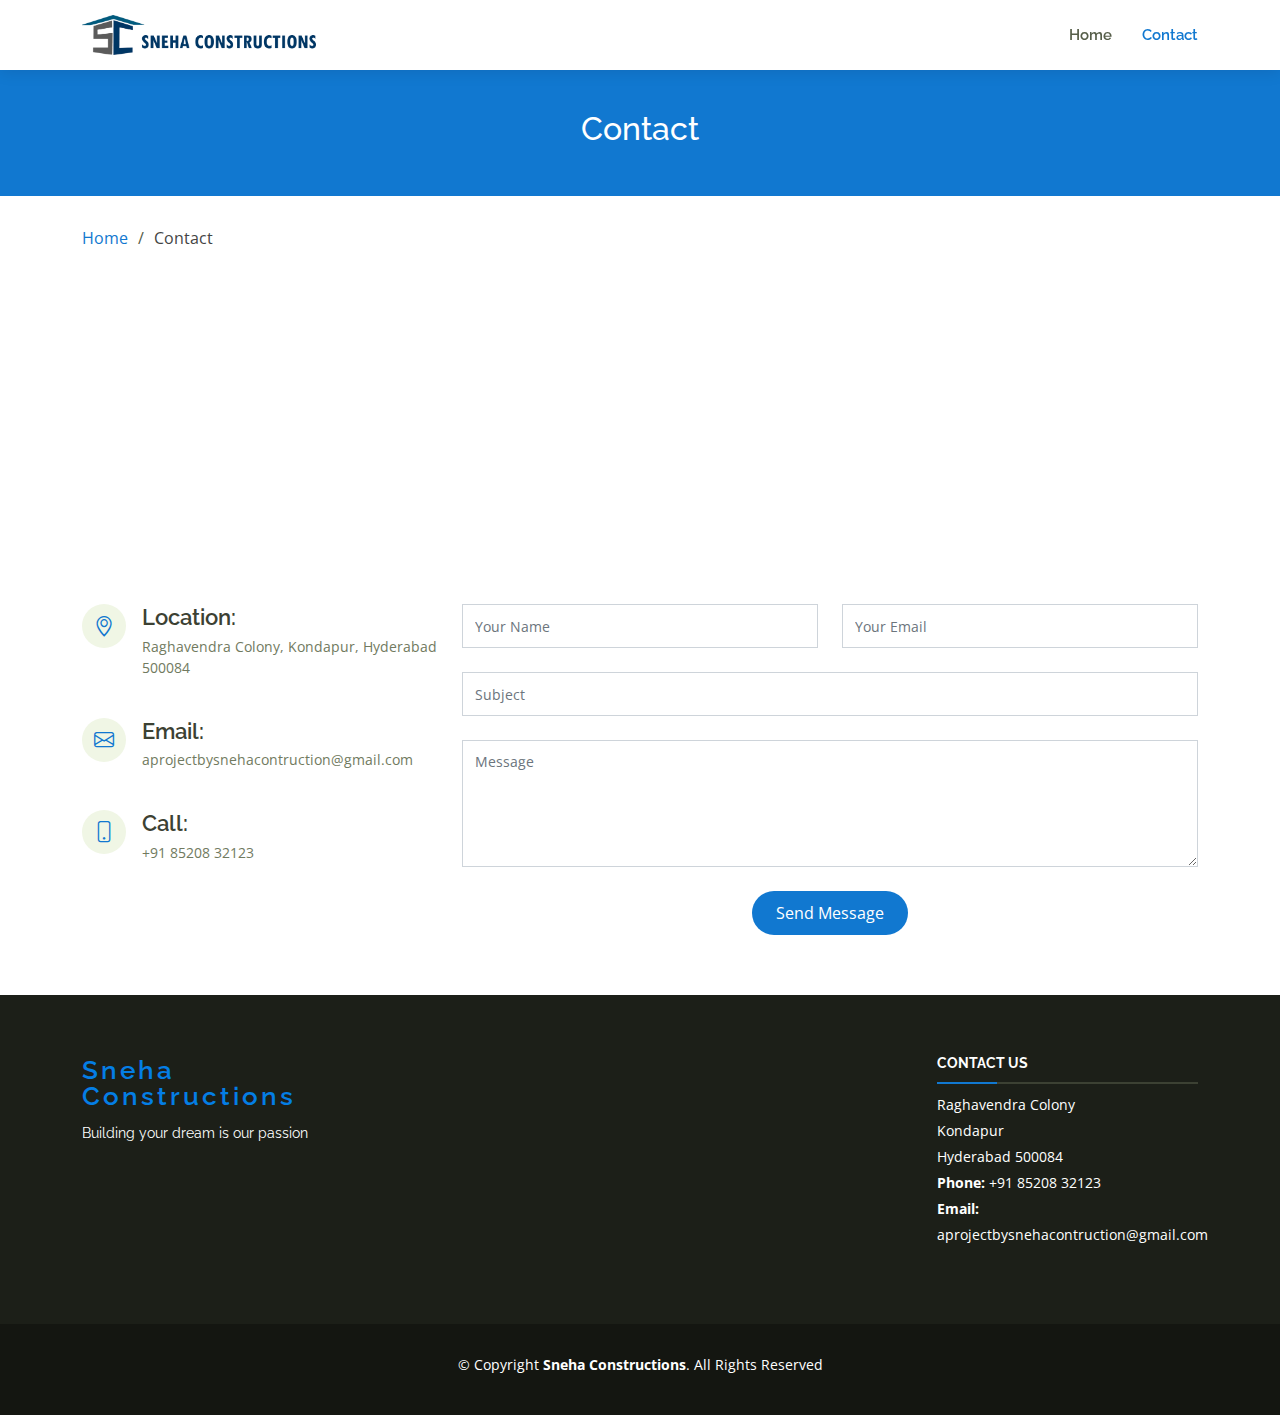
<file: contact.html>
<!DOCTYPE html>
<html lang="en">
  <head>
    <meta charset="utf-8" />
    <meta content="width=device-width, initial-scale=1.0" name="viewport" />

    <title>Contact - Sneha Constructions</title>
    <meta content="" name="description" />
    <meta content="" name="keywords" />

    <!-- Favicons -->
    <link href="assets/img/favicon.png" rel="icon" />
    <link href="assets/img/apple-touch-icon.png" rel="apple-touch-icon" />

    <!-- Google Fonts -->
    <link
      href="https://fonts.googleapis.com/css?family=Open+Sans:300,300i,400,400i,600,600i,700,700i|Raleway:300,300i,400,400i,500,500i,600,600i,700,700i|Poppins:300,300i,400,400i,500,500i,600,600i,700,700i"
      rel="stylesheet"
    />

    <!-- Vendor CSS Files -->
    <link href="assets/vendor/aos/aos.css" rel="stylesheet" />
    <link
      href="assets/vendor/bootstrap/css/bootstrap.min.css"
      rel="stylesheet"
    />
    <link
      href="assets/vendor/bootstrap-icons/bootstrap-icons.css"
      rel="stylesheet"
    />
    <link href="assets/vendor/boxicons/css/boxicons.min.css" rel="stylesheet" />
    <link
      href="assets/vendor/glightbox/css/glightbox.min.css"
      rel="stylesheet"
    />
    <link href="assets/vendor/swiper/swiper-bundle.min.css" rel="stylesheet" />

    <!-- Template Main CSS File -->
    <link href="assets/css/style.css" rel="stylesheet" />

    <!-- =======================================================
  * Template Name: Serenity - v4.1.0
  * Template URL: https://bootstrapmade.com/serenity-bootstrap-corporate-template/
  * Author: BootstrapMade.com
  * License: https://bootstrapmade.com/license/
  ======================================================== -->
  </head>

  <body>
    <!-- ======= Header ======= -->
    <header id="header" class="fixed-top d-flex align-items-center">
      <div class="container d-flex align-items-center justify-content-between">
        <div class="logo">
          <!-- <h1 class="text-light"><a href="index.html"></a></h1> -->
          <!-- Uncomment below if you prefer to use an image logo -->
          <a href="index.html"
            ><img src="assets/img/logo.png" alt="" class="img-fluid"
          /></a>
        </div>

        <nav id="navbar" class="navbar">
          <ul>
            <li><a href="index.html">Home</a></li>
            <!-- <li class="dropdown"><a href="#"><span>About</span> <i class="bi bi-chevron-down"></i></a>
            <ul>
              <li><a href="about.html">About</a></li>
              <li><a href="team.html">Team</a></li>
              <li class="dropdown"><a href="#"><span>Deep Drop Down</span> <i class="bi bi-chevron-right"></i></a>
                <ul>
                  <li><a href="#">Deep Drop Down 1</a></li>
                  <li><a href="#">Deep Drop Down 2</a></li>
                  <li><a href="#">Deep Drop Down 3</a></li>
                  <li><a href="#">Deep Drop Down 4</a></li>
                  <li><a href="#">Deep Drop Down 5</a></li>
                </ul>
              </li>
            </ul>
          </li>
          <li><a href="services.html">Services</a></li>
          <li><a href="pricing.html">Pricing</a></li>
          <li><a href="portfolio.html">Portfolio</a></li>
          <li><a href="blog.html">Blog</a></li> -->
            <li><a class="active" href="contact.html">Contact</a></li>

            <!-- <li><a class="getstarted" href="about.html">Get Started</a></li> -->
          </ul>
          <i class="bi bi-list mobile-nav-toggle"></i>
        </nav>
        <!-- .navbar -->
      </div>
    </header>
    <!-- End Header -->

    <main id="main">
      <!-- ======= Breadcrumbs ======= -->
      <section id="breadcrumbs" class="breadcrumbs">
        <div class="breadcrumb-hero">
          <div class="container">
            <div class="breadcrumb-hero">
              <h2>Contact</h2>
              <!-- <p>
                Est dolorum ut non facere possimus quibusdam eligendi
                voluptatem. Quia id aut similique quia voluptas sit quaerat
                debitis. Rerum omnis ipsam aperiam consequatur laboriosam nemo
                harum praesentium.
              </p> -->
            </div>
          </div>
        </div>
        <div class="container">
          <ol>
            <li><a href="index.html">Home</a></li>
            <li>Contact</li>
          </ol>
        </div>
      </section>
      <!-- End Breadcrumbs -->

      <!-- ======= Contact Section ======= -->
      <section id="contact" class="contact">
        <div class="container">
          <div>
            <iframe
              style="border: 0; width: 100%; height: 270px"
              src="https://www.google.com/maps/embed?pb=!1m18!1m12!1m3!1d5183.398461031915!2d78.35868541558656!3d17.470051588029097!2m3!1f0!2f0!3f0!3m2!1i1024!2i768!4f13.1!3m3!1m2!1s0x3bcb9235f60ea2d5:0x8b4420a2d52728ff!2sRaghavendra%20Colony,%20Kondapur,%20Telangana%20500084!5e1!3m2!1sen!2sin!4v1618867535451!5m2!1sen!2sin"
              frameborder="0"
              allowfullscreen
            ></iframe>
          </div>

          <div class="row mt-5">
            <div class="col-lg-4" data-aos="fade-right">
              <div class="info">
                <div class="address">
                  <i class="bi bi-geo-alt"></i>
                  <h4>Location:</h4>
                  <p>Raghavendra Colony, Kondapur, Hyderabad 500084</p>
                </div>

                <div class="email">
                  <i class="bi bi-envelope"></i>
                  <h4>Email:</h4>
                  <p>aprojectbysnehacontruction@gmail.com</p>
                </div>

                <div class="phone">
                  <i class="bi bi-phone"></i>
                  <h4>Call:</h4>
                  <p>+91 85208 32123</p>
                </div>
              </div>
            </div>

            <div class="col-lg-8 mt-5 mt-lg-0" data-aos="fade-left">
              <form
                action="forms/contact.php"
                method="post"
                role="form"
                class="php-email-form"
              >
                <div class="row">
                  <div class="col-md-6 form-group">
                    <input
                      type="text"
                      name="name"
                      class="form-control"
                      id="name"
                      placeholder="Your Name"
                      required
                    />
                  </div>
                  <div class="col-md-6 form-group mt-3 mt-md-0">
                    <input
                      type="email"
                      class="form-control"
                      name="email"
                      id="email"
                      placeholder="Your Email"
                      required
                    />
                  </div>
                </div>
                <div class="form-group mt-3">
                  <input
                    type="text"
                    class="form-control"
                    name="subject"
                    id="subject"
                    placeholder="Subject"
                    required
                  />
                </div>
                <div class="form-group mt-3">
                  <textarea
                    class="form-control"
                    name="message"
                    rows="5"
                    placeholder="Message"
                    required
                  ></textarea>
                </div>
                <div class="my-3">
                  <div class="loading">Loading</div>
                  <div class="error-message"></div>
                  <div class="sent-message">
                    Your message has been sent. Thank you!
                  </div>
                </div>
                <div class="text-center">
                  <button type="submit">Send Message</button>
                </div>
              </form>
            </div>
          </div>
        </div>
      </section>
      <!-- End Contact Section -->
    </main>
    <!-- End #main -->

    <!-- ======= Footer ======= -->
    <footer id="footer">
      <div class="footer-top">
        <div class="container">
          <div class="row">
            <div class="col-lg-3 col-md-6 footer-info">
              <h3>Sneha Constructions</h3>
              <p>Building your dream is our passion</p>
            </div>

            <div class="col-lg-3 col-md-6 footer-links">
              <!-- <h4>Useful Links</h4>
              <ul>
                <li><a href="#">Home</a></li>
                <li><a href="#">About us</a></li>
                <li><a href="#">Services</a></li>
                <li><a href="#">Terms of service</a></li>
                <li><a href="#">Privacy policy</a></li>
              </ul> -->
            </div>

            <div class="col-lg-3 col-md-6 footer-newsletter">
              <!-- <h4>Our Newsletter</h4>
              <p>
                Tamen quem nulla quae legam multos aute sint culpa legam noster
                magna veniam enim veniam illum dolore legam minim quorum culpa
                amet magna export quem marada parida nodela caramase seza.
              </p>
              <form action="" method="post">
                <input type="email" name="email" /><input
                  type="submit"
                  value="Subscribe"
                />
              </form> -->
            </div>

            <div class="col-lg-3 col-md-6 footer-contact">
              <h4>Contact Us</h4>
              <p>
                Raghavendra Colony <br />
                Kondapur<br />
                Hyderabad 500084<br />
                <strong>Phone:</strong> +91 85208 32123<br />
                <strong>Email:</strong>
                aprojectbysnehacontruction@gmail.com<br />
              </p>

              <div class="social-links">
                <!-- <a href="#" class="twitter"><i class="bi bi-twitter"></i></a>
                <a href="#" class="facebook"><i class="bi bi-facebook"></i></a>
                <a href="#" class="instagram"
                  ><i class="bi bi-instagram"></i
                ></a>
                <a href="#" class="linkedin"><i class="bi bi-linkedin"></i></a> -->
              </div>
            </div>
          </div>
        </div>
      </div>

      <div class="container">
        <div class="copyright">
          &copy; Copyright <strong><span>Sneha Constructions</span></strong
          >. All Rights Reserved
        </div>
        <div class="credits">
          <!-- All the links in the footer should remain intact. -->
          <!-- You can delete the links only if you purchased the pro version. -->
          <!-- Licensing information: https://bootstrapmade.com/license/ -->
          <!-- Purchase the pro version with working PHP/AJAX contact form: https://bootstrapmade.com/serenity-bootstrap-corporate-template/ -->
          <!-- Designed by <a href="https://bootstrapmade.com/">BootstrapMade</a> -->
        </div>
      </div>
    </footer>
    <!-- End Footer -->

    <a
      href="#"
      class="back-to-top d-flex align-items-center justify-content-center"
      ><i class="bi bi-arrow-up-short"></i
    ></a>

    <!-- Vendor JS Files -->
    <script src="assets/vendor/aos/aos.js"></script>
    <script src="assets/vendor/bootstrap/js/bootstrap.bundle.min.js"></script>
    <script src="assets/vendor/glightbox/js/glightbox.min.js"></script>
    <script src="assets/vendor/isotope-layout/isotope.pkgd.min.js"></script>
    <script src="assets/vendor/php-email-form/validate.js"></script>
    <script src="assets/vendor/purecounter/purecounter.js"></script>
    <script src="assets/vendor/swiper/swiper-bundle.min.js"></script>
    <script src="assets/vendor/waypoints/noframework.waypoints.js"></script>

    <!-- Template Main JS File -->
    <script src="assets/js/main.js"></script>
  </body>
</html>
</file>
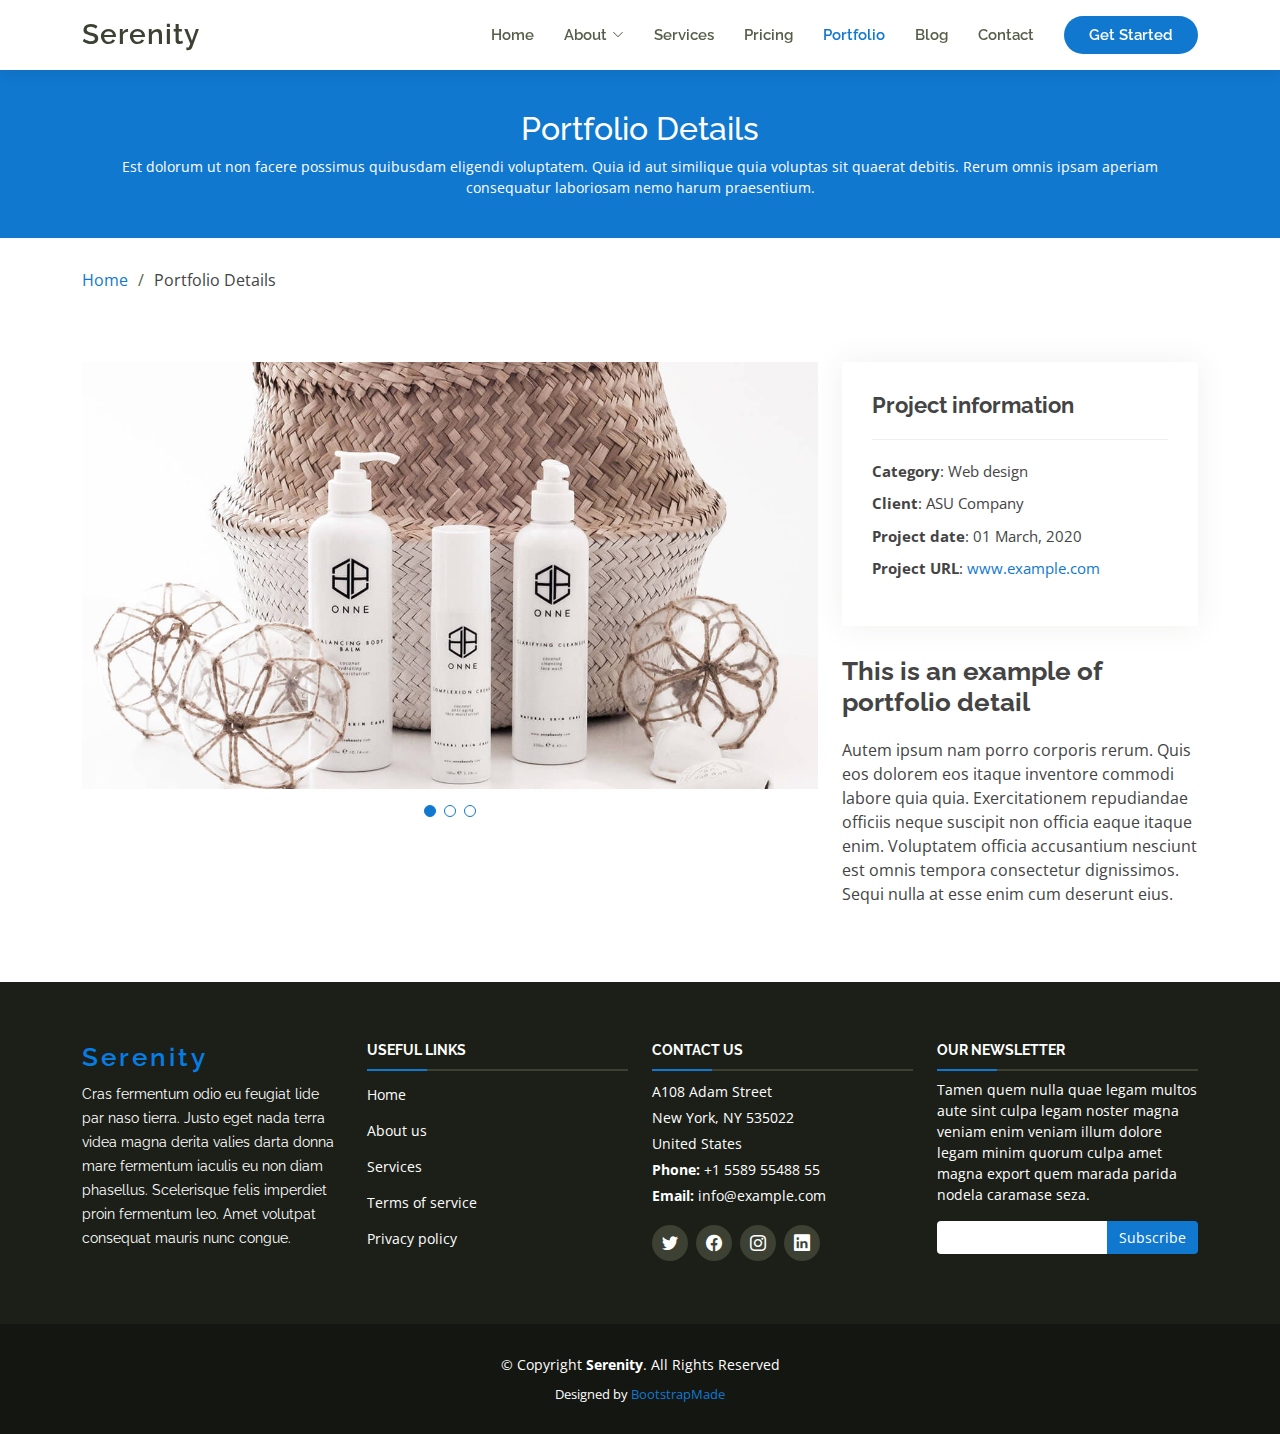
<file: portfolio-details.html>
<!DOCTYPE html>
<html lang="en">

<head>
  <meta charset="utf-8">
  <meta content="width=device-width, initial-scale=1.0" name="viewport">

  <title>Portfolio Details - Serenity Bootstrap Template</title>
  <meta content="" name="description">
  <meta content="" name="keywords">

  <!-- Favicons -->
  <link href="assets/img/favicon.png" rel="icon">
  <link href="assets/img/apple-touch-icon.png" rel="apple-touch-icon">

  <!-- Google Fonts -->
  <link href="https://fonts.googleapis.com/css?family=Open+Sans:300,300i,400,400i,600,600i,700,700i|Raleway:300,300i,400,400i,500,500i,600,600i,700,700i|Poppins:300,300i,400,400i,500,500i,600,600i,700,700i" rel="stylesheet">

  <!-- Vendor CSS Files -->
  <link href="assets/vendor/aos/aos.css" rel="stylesheet">
  <link href="assets/vendor/bootstrap/css/bootstrap.min.css" rel="stylesheet">
  <link href="assets/vendor/bootstrap-icons/bootstrap-icons.css" rel="stylesheet">
  <link href="assets/vendor/boxicons/css/boxicons.min.css" rel="stylesheet">
  <link href="assets/vendor/glightbox/css/glightbox.min.css" rel="stylesheet">
  <link href="assets/vendor/swiper/swiper-bundle.min.css" rel="stylesheet">

  <!-- Template Main CSS File -->
  <link href="assets/css/style.css" rel="stylesheet">

  <!-- =======================================================
  * Template Name: Serenity - v4.1.0
  * Template URL: https://bootstrapmade.com/serenity-bootstrap-corporate-template/
  * Author: BootstrapMade.com
  * License: https://bootstrapmade.com/license/
  ======================================================== -->
</head>

<body>

  <!-- ======= Header ======= -->
  <header id="header" class="fixed-top d-flex align-items-center">
    <div class="container d-flex align-items-center justify-content-between">

      <div class="logo">
        <h1 class="text-light"><a href="index.html">Serenity</a></h1>
        <!-- Uncomment below if you prefer to use an image logo -->
        <!-- <a href="index.html"><img src="assets/img/logo.png" alt="" class="img-fluid"></a>-->
      </div>

      <nav id="navbar" class="navbar">
        <ul>
          <li><a href="index.html">Home</a></li>
          <li class="dropdown"><a href="#"><span>About</span> <i class="bi bi-chevron-down"></i></a>
            <ul>
              <li><a href="about.html">About</a></li>
              <li><a href="team.html">Team</a></li>
              <li class="dropdown"><a href="#"><span>Deep Drop Down</span> <i class="bi bi-chevron-right"></i></a>
                <ul>
                  <li><a href="#">Deep Drop Down 1</a></li>
                  <li><a href="#">Deep Drop Down 2</a></li>
                  <li><a href="#">Deep Drop Down 3</a></li>
                  <li><a href="#">Deep Drop Down 4</a></li>
                  <li><a href="#">Deep Drop Down 5</a></li>
                </ul>
              </li>
            </ul>
          </li>
          <li><a href="services.html">Services</a></li>
          <li><a href="pricing.html">Pricing</a></li>
          <li><a class="active" href="portfolio.html">Portfolio</a></li>
          <li><a href="blog.html">Blog</a></li>
          <li><a href="contact.html">Contact</a></li>

          <li><a class="getstarted" href="about.html">Get Started</a></li>
        </ul>
        <i class="bi bi-list mobile-nav-toggle"></i>
      </nav><!-- .navbar -->

    </div>
  </header><!-- End Header -->

  <main id="main">

    <!-- ======= Breadcrumbs ======= -->
    <section id="breadcrumbs" class="breadcrumbs">
      <div class="breadcrumb-hero">
        <div class="container">
          <div class="breadcrumb-hero">
            <h2>Portfolio Details</h2>
            <p>Est dolorum ut non facere possimus quibusdam eligendi voluptatem. Quia id aut similique quia voluptas sit quaerat debitis. Rerum omnis ipsam aperiam consequatur laboriosam nemo harum praesentium. </p>
          </div>
        </div>
      </div>
      <div class="container">
        <ol>
          <li><a href="index.html">Home</a></li>
          <li>Portfolio Details</li>
        </ol>
      </div>
    </section><!-- End Breadcrumbs -->

    <!-- ======= Portfolio Details Section ======= -->
    <section id="portfolio-details" class="portfolio-details">
      <div class="container">

        <div class="row gy-4">

          <div class="col-lg-8">
            <div class="portfolio-details-slider swiper-container">
              <div class="swiper-wrapper align-items-center">

                <div class="swiper-slide">
                  <img src="assets/img/portfolio/portfolio-details-1.jpg" alt="">
                </div>

                <div class="swiper-slide">
                  <img src="assets/img/portfolio/portfolio-details-2.jpg" alt="">
                </div>

                <div class="swiper-slide">
                  <img src="assets/img/portfolio/portfolio-details-3.jpg" alt="">
                </div>

              </div>
              <div class="swiper-pagination"></div>
            </div>
          </div>

          <div class="col-lg-4">
            <div class="portfolio-info">
              <h3>Project information</h3>
              <ul>
                <li><strong>Category</strong>: Web design</li>
                <li><strong>Client</strong>: ASU Company</li>
                <li><strong>Project date</strong>: 01 March, 2020</li>
                <li><strong>Project URL</strong>: <a href="#">www.example.com</a></li>
              </ul>
            </div>
            <div class="portfolio-description">
              <h2>This is an example of portfolio detail</h2>
              <p>
                Autem ipsum nam porro corporis rerum. Quis eos dolorem eos itaque inventore commodi labore quia quia. Exercitationem repudiandae officiis neque suscipit non officia eaque itaque enim. Voluptatem officia accusantium nesciunt est omnis tempora consectetur dignissimos. Sequi nulla at esse enim cum deserunt eius.
              </p>
            </div>
          </div>

        </div>

      </div>
    </section><!-- End Portfolio Details Section -->

  </main><!-- End #main -->

  <!-- ======= Footer ======= -->
  <footer id="footer">
    <div class="footer-top">
      <div class="container">
        <div class="row">

          <div class="col-lg-3 col-md-6 footer-info">
            <h3>Serenity</h3>
            <p>Cras fermentum odio eu feugiat lide par naso tierra. Justo eget nada terra videa magna derita valies darta donna mare fermentum iaculis eu non diam phasellus. Scelerisque felis imperdiet proin fermentum leo. Amet volutpat consequat mauris nunc congue.</p>
          </div>

          <div class="col-lg-3 col-md-6 footer-links">
            <h4>Useful Links</h4>
            <ul>
              <li><a href="#">Home</a></li>
              <li><a href="#">About us</a></li>
              <li><a href="#">Services</a></li>
              <li><a href="#">Terms of service</a></li>
              <li><a href="#">Privacy policy</a></li>
            </ul>
          </div>

          <div class="col-lg-3 col-md-6 footer-contact">
            <h4>Contact Us</h4>
            <p>
              A108 Adam Street <br>
              New York, NY 535022<br>
              United States <br>
              <strong>Phone:</strong> +1 5589 55488 55<br>
              <strong>Email:</strong> info@example.com<br>
            </p>

            <div class="social-links">
              <a href="#" class="twitter"><i class="bi bi-twitter"></i></a>
              <a href="#" class="facebook"><i class="bi bi-facebook"></i></a>
              <a href="#" class="instagram"><i class="bi bi-instagram"></i></a>
              <a href="#" class="linkedin"><i class="bi bi-linkedin"></i></a>
            </div>

          </div>

          <div class="col-lg-3 col-md-6 footer-newsletter">
            <h4>Our Newsletter</h4>
            <p>Tamen quem nulla quae legam multos aute sint culpa legam noster magna veniam enim veniam illum dolore legam minim quorum culpa amet magna export quem marada parida nodela caramase seza.</p>
            <form action="" method="post">
              <input type="email" name="email"><input type="submit" value="Subscribe">
            </form>
          </div>

        </div>
      </div>
    </div>

    <div class="container">
      <div class="copyright">
        &copy; Copyright <strong><span>Serenity</span></strong>. All Rights Reserved
      </div>
      <div class="credits">
        <!-- All the links in the footer should remain intact. -->
        <!-- You can delete the links only if you purchased the pro version. -->
        <!-- Licensing information: https://bootstrapmade.com/license/ -->
        <!-- Purchase the pro version with working PHP/AJAX contact form: https://bootstrapmade.com/serenity-bootstrap-corporate-template/ -->
        Designed by <a href="https://bootstrapmade.com/">BootstrapMade</a>
      </div>
    </div>
  </footer><!-- End Footer -->

  <a href="#" class="back-to-top d-flex align-items-center justify-content-center"><i class="bi bi-arrow-up-short"></i></a>

  <!-- Vendor JS Files -->
  <script src="assets/vendor/aos/aos.js"></script>
  <script src="assets/vendor/bootstrap/js/bootstrap.bundle.min.js"></script>
  <script src="assets/vendor/glightbox/js/glightbox.min.js"></script>
  <script src="assets/vendor/isotope-layout/isotope.pkgd.min.js"></script>
  <script src="assets/vendor/php-email-form/validate.js"></script>
  <script src="assets/vendor/purecounter/purecounter.js"></script>
  <script src="assets/vendor/swiper/swiper-bundle.min.js"></script>
  <script src="assets/vendor/waypoints/noframework.waypoints.js"></script>

  <!-- Template Main JS File -->
  <script src="assets/js/main.js"></script>

</body>

</html>
</file>
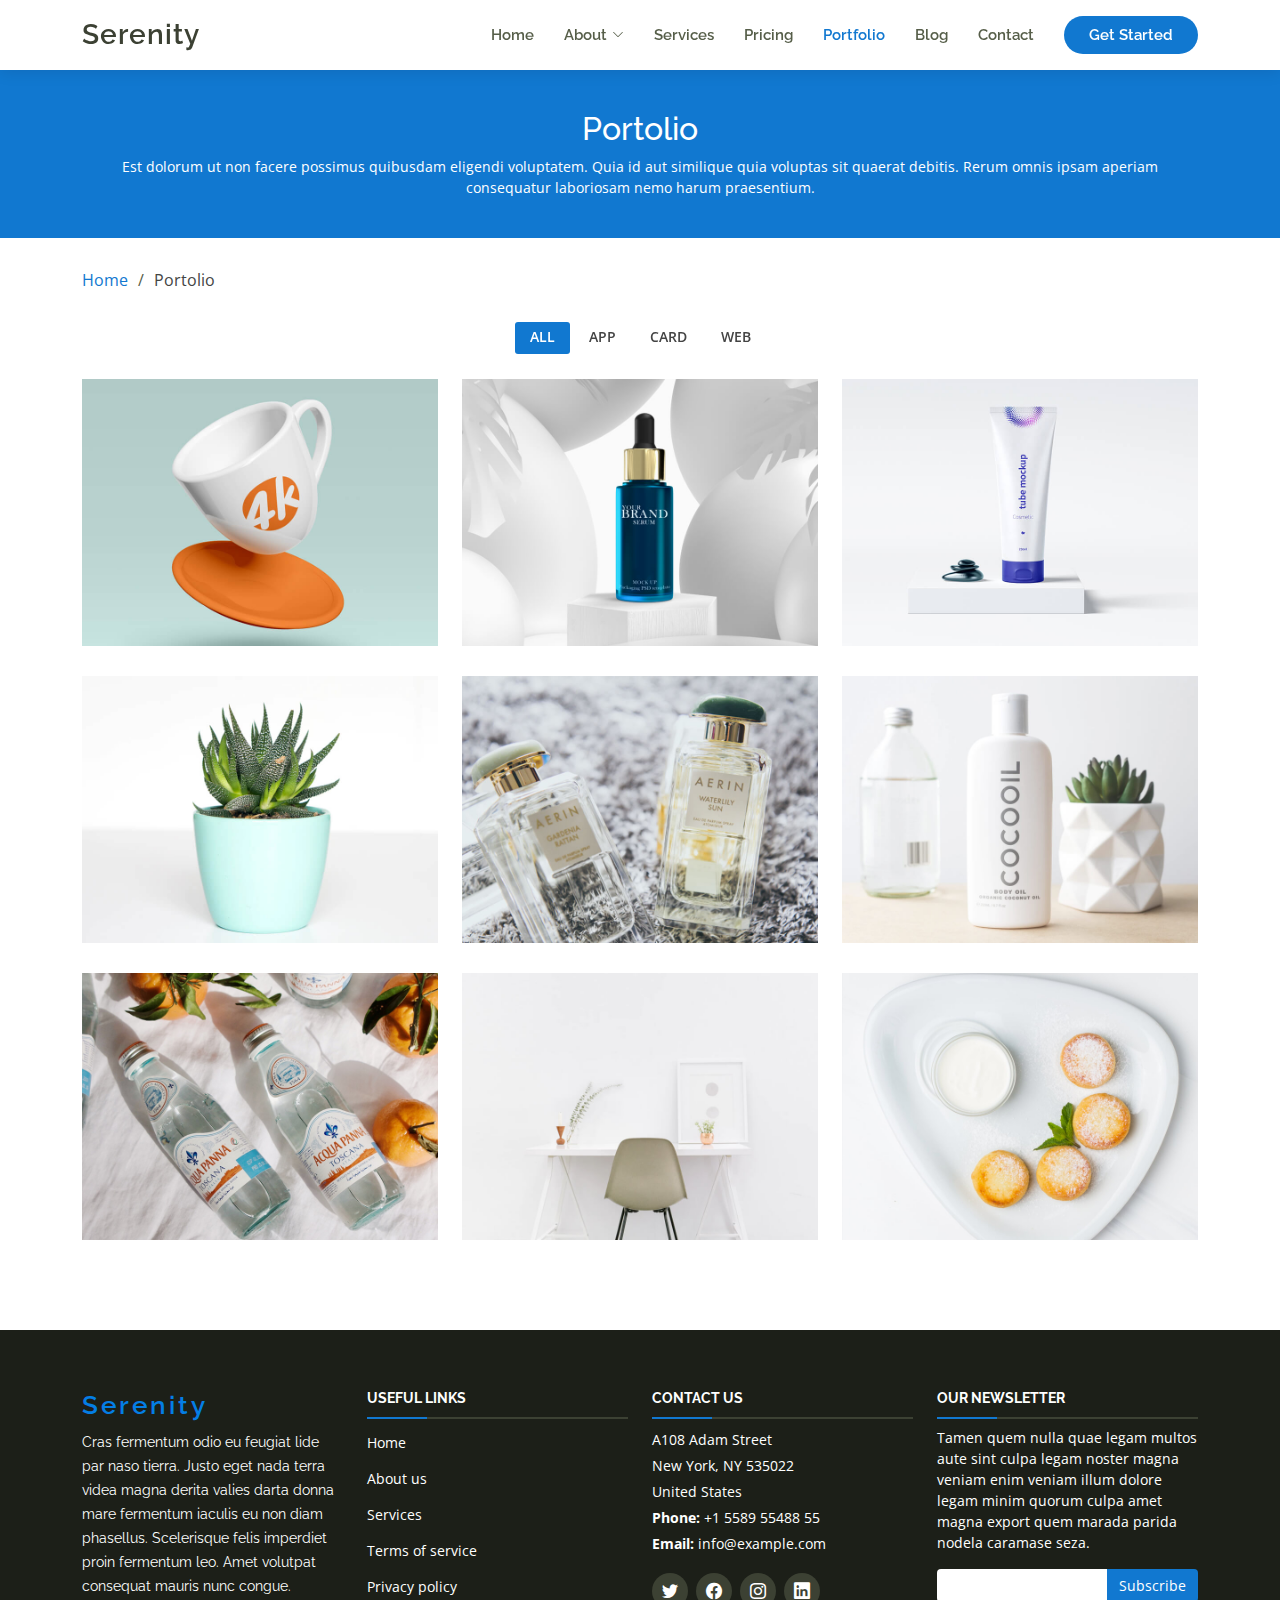
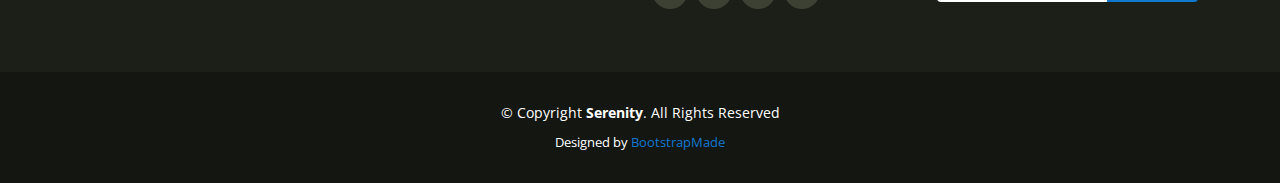
<file: portfolio.html>
<!DOCTYPE html>
<html lang="en">

<head>
  <meta charset="utf-8">
  <meta content="width=device-width, initial-scale=1.0" name="viewport">

  <title>Portfolio - Serenity Bootstrap Template</title>
  <meta content="" name="description">
  <meta content="" name="keywords">

  <!-- Favicons -->
  <link href="assets/img/favicon.png" rel="icon">
  <link href="assets/img/apple-touch-icon.png" rel="apple-touch-icon">

  <!-- Google Fonts -->
  <link href="https://fonts.googleapis.com/css?family=Open+Sans:300,300i,400,400i,600,600i,700,700i|Raleway:300,300i,400,400i,500,500i,600,600i,700,700i|Poppins:300,300i,400,400i,500,500i,600,600i,700,700i" rel="stylesheet">

  <!-- Vendor CSS Files -->
  <link href="assets/vendor/aos/aos.css" rel="stylesheet">
  <link href="assets/vendor/bootstrap/css/bootstrap.min.css" rel="stylesheet">
  <link href="assets/vendor/bootstrap-icons/bootstrap-icons.css" rel="stylesheet">
  <link href="assets/vendor/boxicons/css/boxicons.min.css" rel="stylesheet">
  <link href="assets/vendor/glightbox/css/glightbox.min.css" rel="stylesheet">
  <link href="assets/vendor/swiper/swiper-bundle.min.css" rel="stylesheet">

  <!-- Template Main CSS File -->
  <link href="assets/css/style.css" rel="stylesheet">

  <!-- =======================================================
  * Template Name: Serenity - v4.1.0
  * Template URL: https://bootstrapmade.com/serenity-bootstrap-corporate-template/
  * Author: BootstrapMade.com
  * License: https://bootstrapmade.com/license/
  ======================================================== -->
</head>

<body>

  <!-- ======= Header ======= -->
  <header id="header" class="fixed-top d-flex align-items-center">
    <div class="container d-flex align-items-center justify-content-between">

      <div class="logo">
        <h1 class="text-light"><a href="index.html">Serenity</a></h1>
        <!-- Uncomment below if you prefer to use an image logo -->
        <!-- <a href="index.html"><img src="assets/img/logo.png" alt="" class="img-fluid"></a>-->
      </div>

      <nav id="navbar" class="navbar">
        <ul>
          <li><a href="index.html">Home</a></li>
          <li class="dropdown"><a href="#"><span>About</span> <i class="bi bi-chevron-down"></i></a>
            <ul>
              <li><a href="about.html">About</a></li>
              <li><a href="team.html">Team</a></li>
              <li class="dropdown"><a href="#"><span>Deep Drop Down</span> <i class="bi bi-chevron-right"></i></a>
                <ul>
                  <li><a href="#">Deep Drop Down 1</a></li>
                  <li><a href="#">Deep Drop Down 2</a></li>
                  <li><a href="#">Deep Drop Down 3</a></li>
                  <li><a href="#">Deep Drop Down 4</a></li>
                  <li><a href="#">Deep Drop Down 5</a></li>
                </ul>
              </li>
            </ul>
          </li>
          <li><a href="services.html">Services</a></li>
          <li><a href="pricing.html">Pricing</a></li>
          <li><a class="active" href="portfolio.html">Portfolio</a></li>
          <li><a href="blog.html">Blog</a></li>
          <li><a href="contact.html">Contact</a></li>

          <li><a class="getstarted" href="about.html">Get Started</a></li>
        </ul>
        <i class="bi bi-list mobile-nav-toggle"></i>
      </nav><!-- .navbar -->

    </div>
  </header><!-- End Header -->

  <main id="main">

    <!-- ======= Breadcrumbs ======= -->
    <section id="breadcrumbs" class="breadcrumbs">
      <div class="breadcrumb-hero">
        <div class="container">
          <div class="breadcrumb-hero">
            <h2>Portolio</h2>
            <p>Est dolorum ut non facere possimus quibusdam eligendi voluptatem. Quia id aut similique quia voluptas sit quaerat debitis. Rerum omnis ipsam aperiam consequatur laboriosam nemo harum praesentium. </p>
          </div>
        </div>
      </div>
      <div class="container">
        <ol>
          <li><a href="index.html">Home</a></li>
          <li>Portolio</li>
        </ol>
      </div>
    </section><!-- End Breadcrumbs -->

    <!-- ======= Portfolio Section ======= -->
    <section id="portfolio" class="portfolio">
      <div class="container">

        <div class="row">
          <div class="col-lg-12 d-flex justify-content-center" data-aos="fade-up">
            <ul id="portfolio-flters">
              <li data-filter="*" class="filter-active">All</li>
              <li data-filter=".filter-app">App</li>
              <li data-filter=".filter-card">Card</li>
              <li data-filter=".filter-web">Web</li>
            </ul>
          </div>
        </div>

        <div class="row portfolio-container" data-aos="fade-up">

          <div class="col-lg-4 col-md-6 portfolio-item filter-app">
            <div class="portfolio-wrap">
              <img src="assets/img/portfolio/portfolio-1.jpg" class="img-fluid" alt="">
              <div class="portfolio-info">
                <h4>App 1</h4>
                <p>App</p>
                <div class="portfolio-links">
                  <a href="assets/img/portfolio/portfolio-1.jpg" data-gallery="portfolioGallery" class="portfolio-lightbox" title="App 1"><i class="bx bx-plus"></i></a>
                  <a href="portfolio-details.html" title="More Details"><i class="bx bx-link"></i></a>
                </div>
              </div>
            </div>
          </div>

          <div class="col-lg-4 col-md-6 portfolio-item filter-web">
            <div class="portfolio-wrap">
              <img src="assets/img/portfolio/portfolio-2.jpg" class="img-fluid" alt="">
              <div class="portfolio-info">
                <h4>Web 3</h4>
                <p>Web</p>
                <div class="portfolio-links">
                  <a href="assets/img/portfolio/portfolio-2.jpg" data-gallery="portfolioGallery" class="portfolio-lightbox" title="Web 3"><i class="bx bx-plus"></i></a>
                  <a href="portfolio-details.html" title="More Details"><i class="bx bx-link"></i></a>
                </div>
              </div>
            </div>
          </div>

          <div class="col-lg-4 col-md-6 portfolio-item filter-app">
            <div class="portfolio-wrap">
              <img src="assets/img/portfolio/portfolio-3.jpg" class="img-fluid" alt="">
              <div class="portfolio-info">
                <h4>App 2</h4>
                <p>App</p>
                <div class="portfolio-links">
                  <a href="assets/img/portfolio/portfolio-3.jpg" data-gallery="portfolioGallery" class="portfolio-lightbox" title="App 2"><i class="bx bx-plus"></i></a>
                  <a href="portfolio-details.html" title="More Details"><i class="bx bx-link"></i></a>
                </div>
              </div>
            </div>
          </div>

          <div class="col-lg-4 col-md-6 portfolio-item filter-card">
            <div class="portfolio-wrap">
              <img src="assets/img/portfolio/portfolio-4.jpg" class="img-fluid" alt="">
              <div class="portfolio-info">
                <h4>Card 2</h4>
                <p>Card</p>
                <div class="portfolio-links">
                  <a href="assets/img/portfolio/portfolio-4.jpg" data-gallery="portfolioGallery" class="portfolio-lightbox" title="Card 2"><i class="bx bx-plus"></i></a>
                  <a href="portfolio-details.html" title="More Details"><i class="bx bx-link"></i></a>
                </div>
              </div>
            </div>
          </div>

          <div class="col-lg-4 col-md-6 portfolio-item filter-web">
            <div class="portfolio-wrap">
              <img src="assets/img/portfolio/portfolio-5.jpg" class="img-fluid" alt="">
              <div class="portfolio-info">
                <h4>Web 2</h4>
                <p>Web</p>
                <div class="portfolio-links">
                  <a href="assets/img/portfolio/portfolio-5.jpg" data-gallery="portfolioGallery" class="portfolio-lightbox" title="Web 2"><i class="bx bx-plus"></i></a>
                  <a href="portfolio-details.html" title="More Details"><i class="bx bx-link"></i></a>
                </div>
              </div>
            </div>
          </div>

          <div class="col-lg-4 col-md-6 portfolio-item filter-app">
            <div class="portfolio-wrap">
              <img src="assets/img/portfolio/portfolio-6.jpg" class="img-fluid" alt="">
              <div class="portfolio-info">
                <h4>App 3</h4>
                <p>App</p>
                <div class="portfolio-links">
                  <a href="assets/img/portfolio/portfolio-6.jpg" data-gallery="portfolioGallery" class="portfolio-lightbox" title="App 3"><i class="bx bx-plus"></i></a>
                  <a href="portfolio-details.html" title="More Details"><i class="bx bx-link"></i></a>
                </div>
              </div>
            </div>
          </div>

          <div class="col-lg-4 col-md-6 portfolio-item filter-card">
            <div class="portfolio-wrap">
              <img src="assets/img/portfolio/portfolio-7.jpg" class="img-fluid" alt="">
              <div class="portfolio-info">
                <h4>Card 1</h4>
                <p>Card</p>
                <div class="portfolio-links">
                  <a href="assets/img/portfolio/portfolio-7.jpg" data-gallery="portfolioGallery" class="portfolio-lightbox" title="Card 1"><i class="bx bx-plus"></i></a>
                  <a href="portfolio-details.html" title="More Details"><i class="bx bx-link"></i></a>
                </div>
              </div>
            </div>
          </div>

          <div class="col-lg-4 col-md-6 portfolio-item filter-card">
            <div class="portfolio-wrap">
              <img src="assets/img/portfolio/portfolio-8.jpg" class="img-fluid" alt="">
              <div class="portfolio-info">
                <h4>Card 3</h4>
                <p>Card</p>
                <div class="portfolio-links">
                  <a href="assets/img/portfolio/portfolio-8.jpg" data-gallery="portfolioGallery" class="portfolio-lightbox" title="Card 3"><i class="bx bx-plus"></i></a>
                  <a href="portfolio-details.html" title="More Details"><i class="bx bx-link"></i></a>
                </div>
              </div>
            </div>
          </div>

          <div class="col-lg-4 col-md-6 portfolio-item filter-web">
            <div class="portfolio-wrap">
              <img src="assets/img/portfolio/portfolio-9.jpg" class="img-fluid" alt="">
              <div class="portfolio-info">
                <h4>Web 3</h4>
                <p>Web</p>
                <div class="portfolio-links">
                  <a href="assets/img/portfolio/portfolio-9.jpg" data-gallery="portfolioGallery" class="portfolio-lightbox" title="Web 3"><i class="bx bx-plus"></i></a>
                  <a href="portfolio-details.html" title="More Details"><i class="bx bx-link"></i></a>
                </div>
              </div>
            </div>
          </div>

        </div>

      </div>
    </section><!-- End Portfolio Section -->

  </main><!-- End #main -->

  <!-- ======= Footer ======= -->
  <footer id="footer">
    <div class="footer-top">
      <div class="container">
        <div class="row">

          <div class="col-lg-3 col-md-6 footer-info">
            <h3>Serenity</h3>
            <p>Cras fermentum odio eu feugiat lide par naso tierra. Justo eget nada terra videa magna derita valies darta donna mare fermentum iaculis eu non diam phasellus. Scelerisque felis imperdiet proin fermentum leo. Amet volutpat consequat mauris nunc congue.</p>
          </div>

          <div class="col-lg-3 col-md-6 footer-links">
            <h4>Useful Links</h4>
            <ul>
              <li><a href="#">Home</a></li>
              <li><a href="#">About us</a></li>
              <li><a href="#">Services</a></li>
              <li><a href="#">Terms of service</a></li>
              <li><a href="#">Privacy policy</a></li>
            </ul>
          </div>

          <div class="col-lg-3 col-md-6 footer-contact">
            <h4>Contact Us</h4>
            <p>
              A108 Adam Street <br>
              New York, NY 535022<br>
              United States <br>
              <strong>Phone:</strong> +1 5589 55488 55<br>
              <strong>Email:</strong> info@example.com<br>
            </p>

            <div class="social-links">
              <a href="#" class="twitter"><i class="bi bi-twitter"></i></a>
              <a href="#" class="facebook"><i class="bi bi-facebook"></i></a>
              <a href="#" class="instagram"><i class="bi bi-instagram"></i></a>
              <a href="#" class="linkedin"><i class="bi bi-linkedin"></i></a>
            </div>

          </div>

          <div class="col-lg-3 col-md-6 footer-newsletter">
            <h4>Our Newsletter</h4>
            <p>Tamen quem nulla quae legam multos aute sint culpa legam noster magna veniam enim veniam illum dolore legam minim quorum culpa amet magna export quem marada parida nodela caramase seza.</p>
            <form action="" method="post">
              <input type="email" name="email"><input type="submit" value="Subscribe">
            </form>
          </div>

        </div>
      </div>
    </div>

    <div class="container">
      <div class="copyright">
        &copy; Copyright <strong><span>Serenity</span></strong>. All Rights Reserved
      </div>
      <div class="credits">
        <!-- All the links in the footer should remain intact. -->
        <!-- You can delete the links only if you purchased the pro version. -->
        <!-- Licensing information: https://bootstrapmade.com/license/ -->
        <!-- Purchase the pro version with working PHP/AJAX contact form: https://bootstrapmade.com/serenity-bootstrap-corporate-template/ -->
        Designed by <a href="https://bootstrapmade.com/">BootstrapMade</a>
      </div>
    </div>
  </footer><!-- End Footer -->

  <a href="#" class="back-to-top d-flex align-items-center justify-content-center"><i class="bi bi-arrow-up-short"></i></a>

  <!-- Vendor JS Files -->
  <script src="assets/vendor/aos/aos.js"></script>
  <script src="assets/vendor/bootstrap/js/bootstrap.bundle.min.js"></script>
  <script src="assets/vendor/glightbox/js/glightbox.min.js"></script>
  <script src="assets/vendor/isotope-layout/isotope.pkgd.min.js"></script>
  <script src="assets/vendor/php-email-form/validate.js"></script>
  <script src="assets/vendor/purecounter/purecounter.js"></script>
  <script src="assets/vendor/swiper/swiper-bundle.min.js"></script>
  <script src="assets/vendor/waypoints/noframework.waypoints.js"></script>

  <!-- Template Main JS File -->
  <script src="assets/js/main.js"></script>

</body>

</html>
</file>
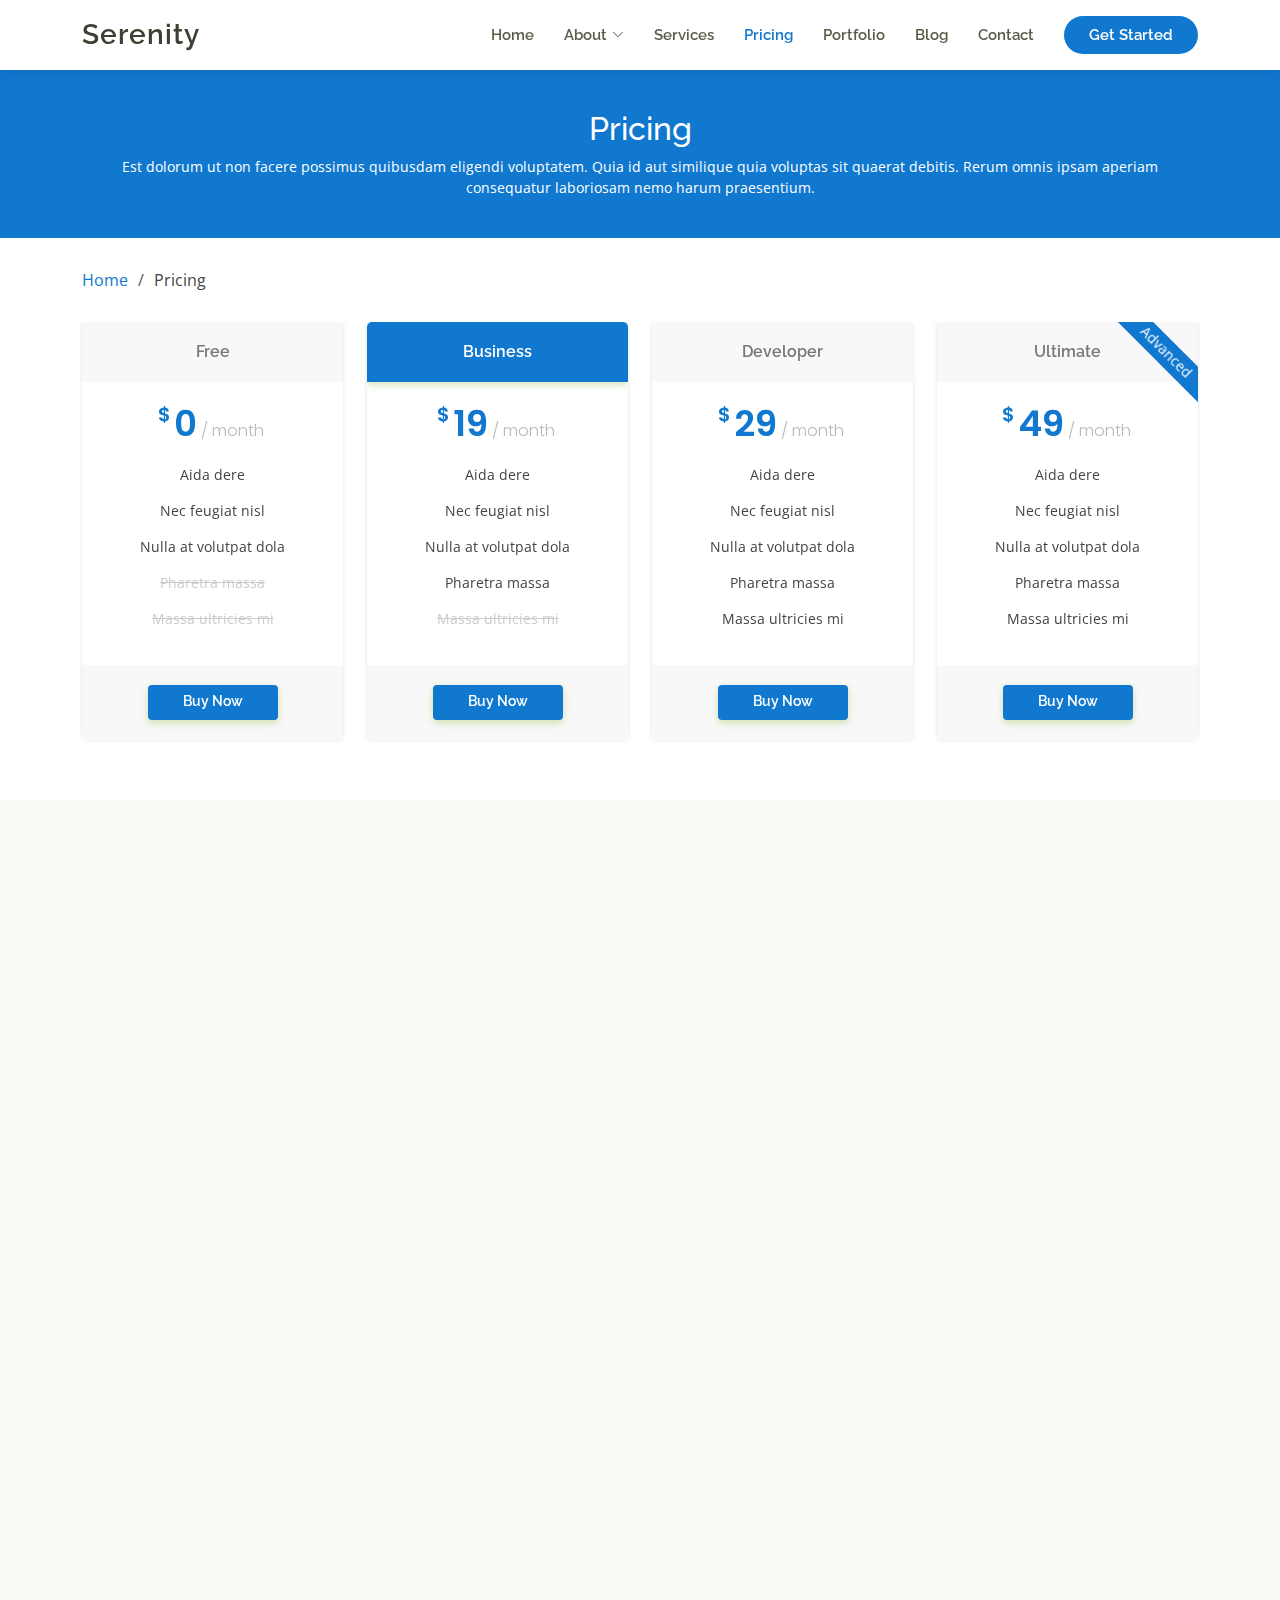
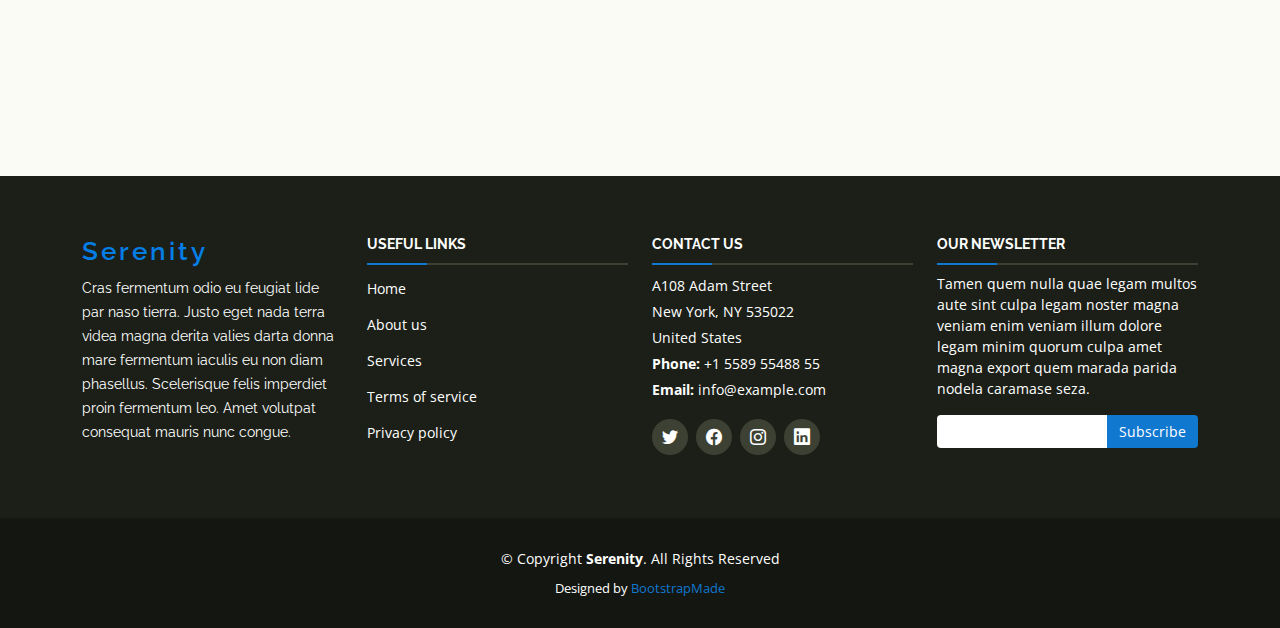
<file: pricing.html>
<!DOCTYPE html>
<html lang="en">

<head>
  <meta charset="utf-8">
  <meta content="width=device-width, initial-scale=1.0" name="viewport">

  <title>Pricing - Serenity Bootstrap Template</title>
  <meta content="" name="description">
  <meta content="" name="keywords">

  <!-- Favicons -->
  <link href="assets/img/favicon.png" rel="icon">
  <link href="assets/img/apple-touch-icon.png" rel="apple-touch-icon">

  <!-- Google Fonts -->
  <link href="https://fonts.googleapis.com/css?family=Open+Sans:300,300i,400,400i,600,600i,700,700i|Raleway:300,300i,400,400i,500,500i,600,600i,700,700i|Poppins:300,300i,400,400i,500,500i,600,600i,700,700i" rel="stylesheet">

  <!-- Vendor CSS Files -->
  <link href="assets/vendor/aos/aos.css" rel="stylesheet">
  <link href="assets/vendor/bootstrap/css/bootstrap.min.css" rel="stylesheet">
  <link href="assets/vendor/bootstrap-icons/bootstrap-icons.css" rel="stylesheet">
  <link href="assets/vendor/boxicons/css/boxicons.min.css" rel="stylesheet">
  <link href="assets/vendor/glightbox/css/glightbox.min.css" rel="stylesheet">
  <link href="assets/vendor/swiper/swiper-bundle.min.css" rel="stylesheet">

  <!-- Template Main CSS File -->
  <link href="assets/css/style.css" rel="stylesheet">

  <!-- =======================================================
  * Template Name: Serenity - v4.1.0
  * Template URL: https://bootstrapmade.com/serenity-bootstrap-corporate-template/
  * Author: BootstrapMade.com
  * License: https://bootstrapmade.com/license/
  ======================================================== -->
</head>

<body>

  <!-- ======= Header ======= -->
  <header id="header" class="fixed-top d-flex align-items-center">
    <div class="container d-flex align-items-center justify-content-between">

      <div class="logo">
        <h1 class="text-light"><a href="index.html">Serenity</a></h1>
        <!-- Uncomment below if you prefer to use an image logo -->
        <!-- <a href="index.html"><img src="assets/img/logo.png" alt="" class="img-fluid"></a>-->
      </div>

      <nav id="navbar" class="navbar">
        <ul>
          <li><a href="index.html">Home</a></li>
          <li class="dropdown"><a href="#"><span>About</span> <i class="bi bi-chevron-down"></i></a>
            <ul>
              <li><a href="about.html">About</a></li>
              <li><a href="team.html">Team</a></li>
              <li class="dropdown"><a href="#"><span>Deep Drop Down</span> <i class="bi bi-chevron-right"></i></a>
                <ul>
                  <li><a href="#">Deep Drop Down 1</a></li>
                  <li><a href="#">Deep Drop Down 2</a></li>
                  <li><a href="#">Deep Drop Down 3</a></li>
                  <li><a href="#">Deep Drop Down 4</a></li>
                  <li><a href="#">Deep Drop Down 5</a></li>
                </ul>
              </li>
            </ul>
          </li>
          <li><a href="services.html">Services</a></li>
          <li><a class="active" href="pricing.html">Pricing</a></li>
          <li><a href="portfolio.html">Portfolio</a></li>
          <li><a href="blog.html">Blog</a></li>
          <li><a href="contact.html">Contact</a></li>

          <li><a class="getstarted" href="about.html">Get Started</a></li>
        </ul>
        <i class="bi bi-list mobile-nav-toggle"></i>
      </nav><!-- .navbar -->

    </div>
  </header><!-- End Header -->

  <main id="main">

    <!-- ======= Breadcrumbs ======= -->
    <section id="breadcrumbs" class="breadcrumbs">
      <div class="breadcrumb-hero">
        <div class="container">
          <div class="breadcrumb-hero">
            <h2>Pricing</h2>
            <p>Est dolorum ut non facere possimus quibusdam eligendi voluptatem. Quia id aut similique quia voluptas sit quaerat debitis. Rerum omnis ipsam aperiam consequatur laboriosam nemo harum praesentium. </p>
          </div>
        </div>
      </div>
      <div class="container">
        <ol>
          <li><a href="index.html">Home</a></li>
          <li>Pricing</li>
        </ol>
      </div>
    </section><!-- End Breadcrumbs -->

    <!-- ======= Pricing Section ======= -->
    <section id="pricing" class="pricing">
      <div class="container">

        <div class="row">

          <div class="col-lg-3 col-md-6">
            <div class="box" data-aos="fade-up">
              <h3>Free</h3>
              <h4><sup>$</sup>0<span> / month</span></h4>
              <ul>
                <li>Aida dere</li>
                <li>Nec feugiat nisl</li>
                <li>Nulla at volutpat dola</li>
                <li class="na">Pharetra massa</li>
                <li class="na">Massa ultricies mi</li>
              </ul>
              <div class="btn-wrap">
                <a href="#" class="btn-buy">Buy Now</a>
              </div>
            </div>
          </div>

          <div class="col-lg-3 col-md-6 mt-4 mt-md-0">
            <div class="box featured" data-aos="fade-up" data-aos-delay="100">
              <h3>Business</h3>
              <h4><sup>$</sup>19<span> / month</span></h4>
              <ul>
                <li>Aida dere</li>
                <li>Nec feugiat nisl</li>
                <li>Nulla at volutpat dola</li>
                <li>Pharetra massa</li>
                <li class="na">Massa ultricies mi</li>
              </ul>
              <div class="btn-wrap">
                <a href="#" class="btn-buy">Buy Now</a>
              </div>
            </div>
          </div>

          <div class="col-lg-3 col-md-6 mt-4 mt-lg-0">
            <div class="box" data-aos="fade-up" data-aos-delay="200">
              <h3>Developer</h3>
              <h4><sup>$</sup>29<span> / month</span></h4>
              <ul>
                <li>Aida dere</li>
                <li>Nec feugiat nisl</li>
                <li>Nulla at volutpat dola</li>
                <li>Pharetra massa</li>
                <li>Massa ultricies mi</li>
              </ul>
              <div class="btn-wrap">
                <a href="#" class="btn-buy">Buy Now</a>
              </div>
            </div>
          </div>

          <div class="col-lg-3 col-md-6 mt-4 mt-lg-0">
            <div class="box" data-aos="fade-up" data-aos-delay="300">
              <span class="advanced">Advanced</span>
              <h3>Ultimate</h3>
              <h4><sup>$</sup>49<span> / month</span></h4>
              <ul>
                <li>Aida dere</li>
                <li>Nec feugiat nisl</li>
                <li>Nulla at volutpat dola</li>
                <li>Pharetra massa</li>
                <li>Massa ultricies mi</li>
              </ul>
              <div class="btn-wrap">
                <a href="#" class="btn-buy">Buy Now</a>
              </div>
            </div>
          </div>

        </div>

      </div>
    </section><!-- End Pricing Section -->

    <!-- ======= Frequently Asked Questions Section ======= -->
    <section id="faq" class="faq section-bg">
      <div class="container">

        <div class="section-title" data-aos="fade-up">
          <h2>Frequently Asked Questions</h2>
          <p>Magnam dolores commodi suscipit. Necessitatibus eius consequatur ex aliquid fuga eum quidem. Sit sint consectetur velit. Quisquam quos quisquam cupiditate. Et nemo qui impedit suscipit alias ea. Quia fugiat sit in iste officiis commodi quidem hic quas.</p>
        </div>

        <div class="row faq-item d-flex align-items-stretch" data-aos="fade-up">
          <div class="col-lg-5">
            <i class="bx bx-help-circle"></i>
            <h4>Non consectetur a erat nam at lectus urna duis?</h4>
          </div>
          <div class="col-lg-7">
            <p>
              Feugiat pretium nibh ipsum consequat. Tempus iaculis urna id volutpat lacus laoreet non curabitur gravida. Venenatis lectus magna fringilla urna porttitor rhoncus dolor purus non.
            </p>
          </div>
        </div><!-- End F.A.Q Item-->

        <div class="row faq-item d-flex align-items-stretch" data-aos="fade-up" data-aos-delay="100">
          <div class="col-lg-5">
            <i class="bx bx-help-circle"></i>
            <h4>Feugiat scelerisque varius morbi enim nunc faucibus a pellentesque?</h4>
          </div>
          <div class="col-lg-7">
            <p>
              Dolor sit amet consectetur adipiscing elit pellentesque habitant morbi. Id interdum velit laoreet id donec ultrices. Fringilla phasellus faucibus scelerisque eleifend donec pretium. Est pellentesque elit ullamcorper dignissim.
            </p>
          </div>
        </div><!-- End F.A.Q Item-->

        <div class="row faq-item d-flex align-items-stretch" data-aos="fade-up" data-aos-delay="200">
          <div class="col-lg-5">
            <i class="bx bx-help-circle"></i>
            <h4>Dolor sit amet consectetur adipiscing elit pellentesque habitant morbi?</h4>
          </div>
          <div class="col-lg-7">
            <p>
              Eleifend mi in nulla posuere sollicitudin aliquam ultrices sagittis orci. Faucibus pulvinar elementum integer enim. Sem nulla pharetra diam sit amet nisl suscipit. Rutrum tellus pellentesque eu tincidunt. Lectus urna duis convallis convallis tellus.
            </p>
          </div>
        </div><!-- End F.A.Q Item-->

        <div class="row faq-item d-flex align-items-stretch" data-aos="fade-up" data-aos-delay="300">
          <div class="col-lg-5">
            <i class="bx bx-help-circle"></i>
            <h4>Ac odio tempor orci dapibus. Aliquam eleifend mi in nulla?</h4>
          </div>
          <div class="col-lg-7">
            <p>
              Aperiam itaque sit optio et deleniti eos nihil quidem cumque. Voluptas dolorum accusantium sunt sit enim. Provident consequuntur quam aut reiciendis qui rerum dolorem sit odio. Repellat assumenda soluta sunt pariatur error doloribus fuga.
            </p>
          </div>
        </div><!-- End F.A.Q Item-->

        <div class="row faq-item d-flex align-items-stretch" data-aos="fade-up" data-aos-delay="400">
          <div class="col-lg-5">
            <i class="bx bx-help-circle"></i>
            <h4>Tempus quam pellentesque nec nam aliquam sem et tortor consequat?</h4>
          </div>
          <div class="col-lg-7">
            <p>
              Molestie a iaculis at erat pellentesque adipiscing commodo. Dignissim suspendisse in est ante in. Nunc vel risus commodo viverra maecenas accumsan. Sit amet nisl suscipit adipiscing bibendum est. Purus gravida quis blandit turpis cursus in
            </p>
          </div>
        </div><!-- End F.A.Q Item-->

      </div>
    </section><!-- End Frequently Asked Questions Section -->

  </main><!-- End #main -->

  <!-- ======= Footer ======= -->
  <footer id="footer">
    <div class="footer-top">
      <div class="container">
        <div class="row">

          <div class="col-lg-3 col-md-6 footer-info">
            <h3>Serenity</h3>
            <p>Cras fermentum odio eu feugiat lide par naso tierra. Justo eget nada terra videa magna derita valies darta donna mare fermentum iaculis eu non diam phasellus. Scelerisque felis imperdiet proin fermentum leo. Amet volutpat consequat mauris nunc congue.</p>
          </div>

          <div class="col-lg-3 col-md-6 footer-links">
            <h4>Useful Links</h4>
            <ul>
              <li><a href="#">Home</a></li>
              <li><a href="#">About us</a></li>
              <li><a href="#">Services</a></li>
              <li><a href="#">Terms of service</a></li>
              <li><a href="#">Privacy policy</a></li>
            </ul>
          </div>

          <div class="col-lg-3 col-md-6 footer-contact">
            <h4>Contact Us</h4>
            <p>
              A108 Adam Street <br>
              New York, NY 535022<br>
              United States <br>
              <strong>Phone:</strong> +1 5589 55488 55<br>
              <strong>Email:</strong> info@example.com<br>
            </p>

            <div class="social-links">
              <a href="#" class="twitter"><i class="bi bi-twitter"></i></a>
              <a href="#" class="facebook"><i class="bi bi-facebook"></i></a>
              <a href="#" class="instagram"><i class="bi bi-instagram"></i></a>
              <a href="#" class="linkedin"><i class="bi bi-linkedin"></i></a>
            </div>

          </div>

          <div class="col-lg-3 col-md-6 footer-newsletter">
            <h4>Our Newsletter</h4>
            <p>Tamen quem nulla quae legam multos aute sint culpa legam noster magna veniam enim veniam illum dolore legam minim quorum culpa amet magna export quem marada parida nodela caramase seza.</p>
            <form action="" method="post">
              <input type="email" name="email"><input type="submit" value="Subscribe">
            </form>
          </div>

        </div>
      </div>
    </div>

    <div class="container">
      <div class="copyright">
        &copy; Copyright <strong><span>Serenity</span></strong>. All Rights Reserved
      </div>
      <div class="credits">
        <!-- All the links in the footer should remain intact. -->
        <!-- You can delete the links only if you purchased the pro version. -->
        <!-- Licensing information: https://bootstrapmade.com/license/ -->
        <!-- Purchase the pro version with working PHP/AJAX contact form: https://bootstrapmade.com/serenity-bootstrap-corporate-template/ -->
        Designed by <a href="https://bootstrapmade.com/">BootstrapMade</a>
      </div>
    </div>
  </footer><!-- End Footer -->

  <a href="#" class="back-to-top d-flex align-items-center justify-content-center"><i class="bi bi-arrow-up-short"></i></a>

  <!-- Vendor JS Files -->
  <script src="assets/vendor/aos/aos.js"></script>
  <script src="assets/vendor/bootstrap/js/bootstrap.bundle.min.js"></script>
  <script src="assets/vendor/glightbox/js/glightbox.min.js"></script>
  <script src="assets/vendor/isotope-layout/isotope.pkgd.min.js"></script>
  <script src="assets/vendor/php-email-form/validate.js"></script>
  <script src="assets/vendor/purecounter/purecounter.js"></script>
  <script src="assets/vendor/swiper/swiper-bundle.min.js"></script>
  <script src="assets/vendor/waypoints/noframework.waypoints.js"></script>

  <!-- Template Main JS File -->
  <script src="assets/js/main.js"></script>

</body>

</html>
</file>
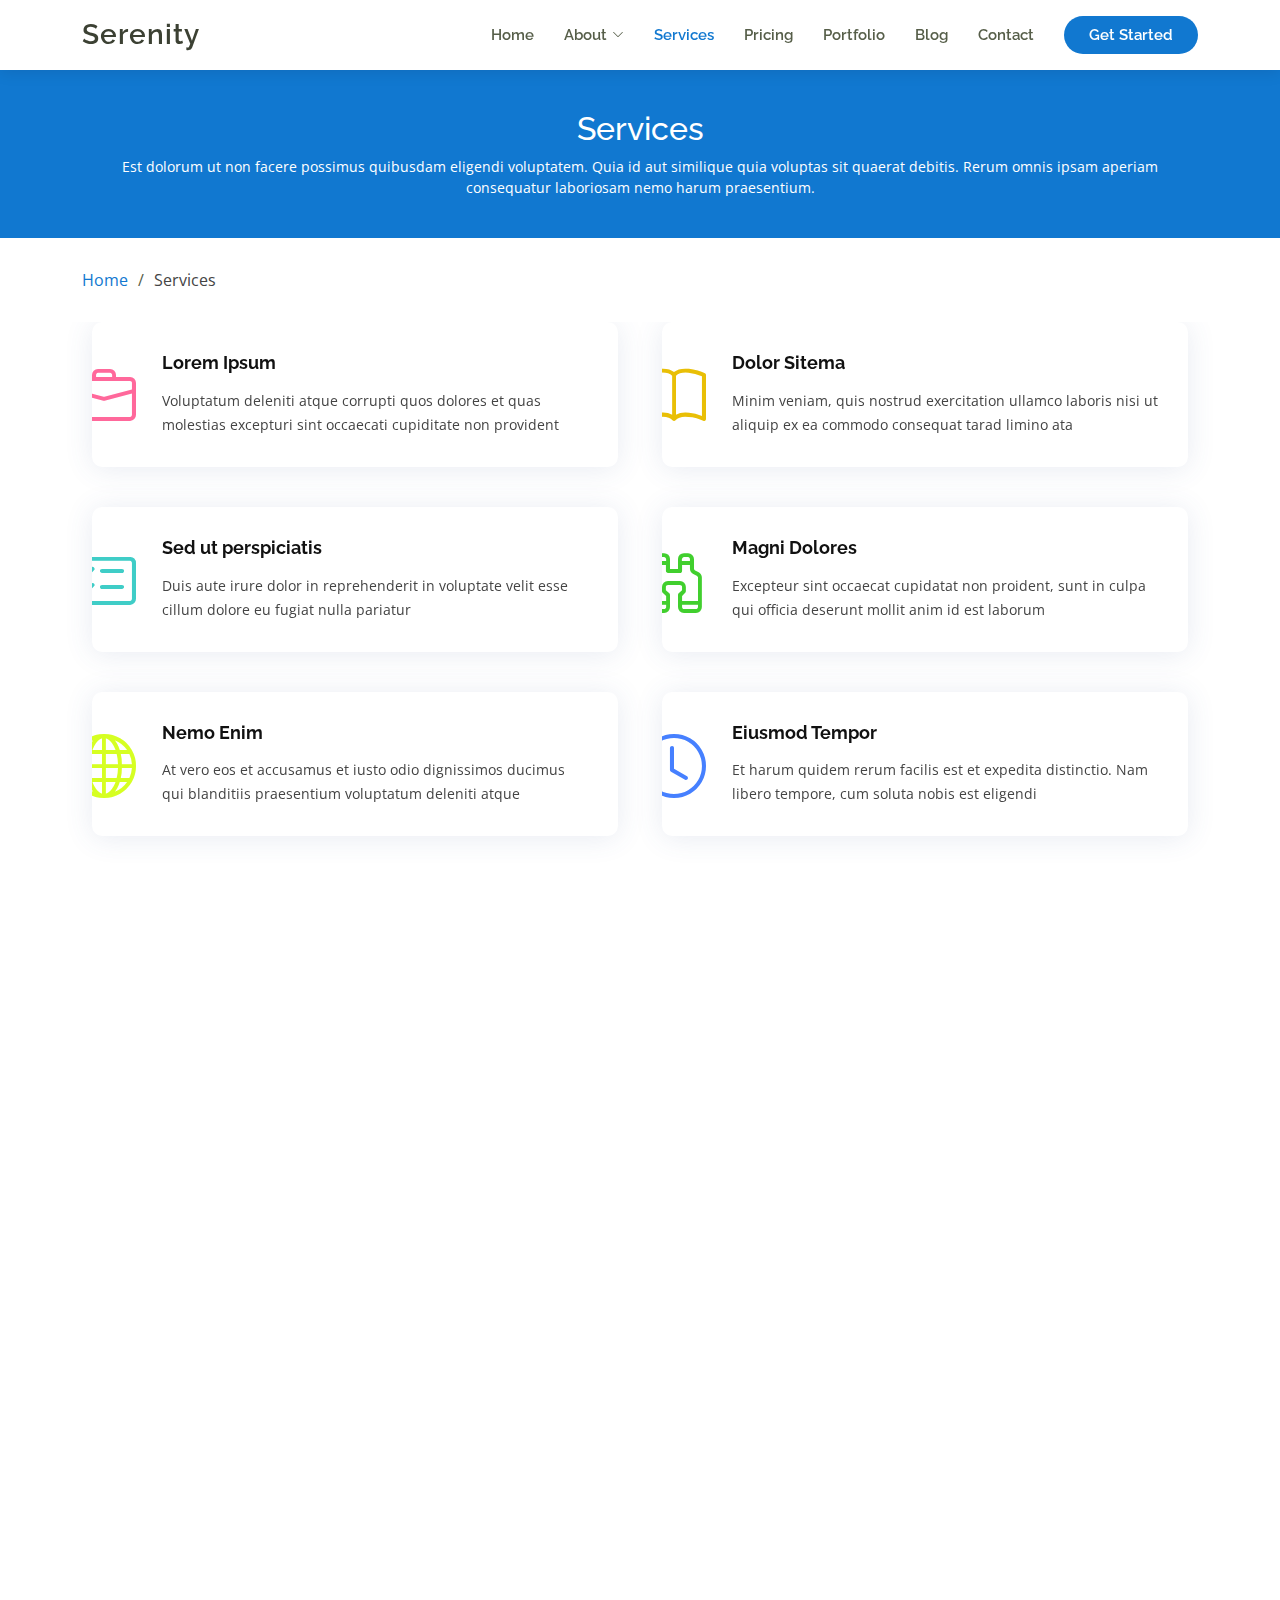
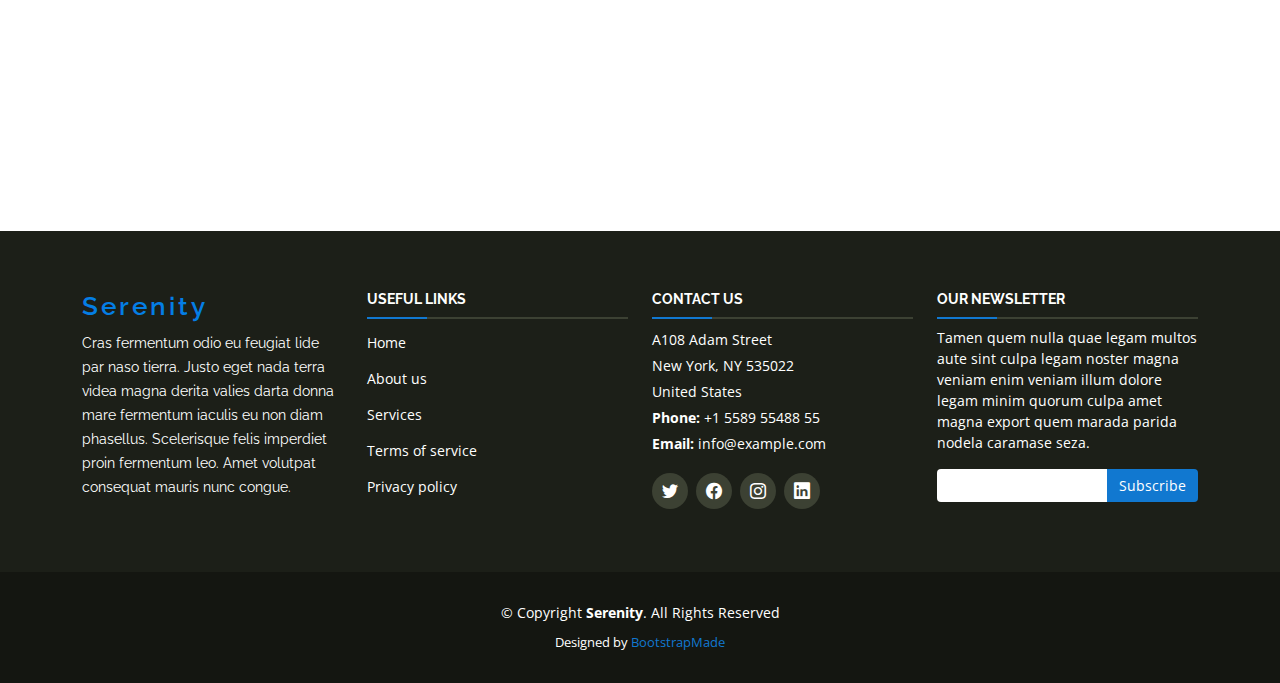
<file: services.html>
<!DOCTYPE html>
<html lang="en">

<head>
  <meta charset="utf-8">
  <meta content="width=device-width, initial-scale=1.0" name="viewport">

  <title>Services - Serenity Bootstrap Template</title>
  <meta content="" name="description">
  <meta content="" name="keywords">

  <!-- Favicons -->
  <link href="assets/img/favicon.png" rel="icon">
  <link href="assets/img/apple-touch-icon.png" rel="apple-touch-icon">

  <!-- Google Fonts -->
  <link href="https://fonts.googleapis.com/css?family=Open+Sans:300,300i,400,400i,600,600i,700,700i|Raleway:300,300i,400,400i,500,500i,600,600i,700,700i|Poppins:300,300i,400,400i,500,500i,600,600i,700,700i" rel="stylesheet">

  <!-- Vendor CSS Files -->
  <link href="assets/vendor/aos/aos.css" rel="stylesheet">
  <link href="assets/vendor/bootstrap/css/bootstrap.min.css" rel="stylesheet">
  <link href="assets/vendor/bootstrap-icons/bootstrap-icons.css" rel="stylesheet">
  <link href="assets/vendor/boxicons/css/boxicons.min.css" rel="stylesheet">
  <link href="assets/vendor/glightbox/css/glightbox.min.css" rel="stylesheet">
  <link href="assets/vendor/swiper/swiper-bundle.min.css" rel="stylesheet">

  <!-- Template Main CSS File -->
  <link href="assets/css/style.css" rel="stylesheet">

  <!-- =======================================================
  * Template Name: Serenity - v4.1.0
  * Template URL: https://bootstrapmade.com/serenity-bootstrap-corporate-template/
  * Author: BootstrapMade.com
  * License: https://bootstrapmade.com/license/
  ======================================================== -->
</head>

<body>

  <!-- ======= Header ======= -->
  <header id="header" class="fixed-top d-flex align-items-center">
    <div class="container d-flex align-items-center justify-content-between">

      <div class="logo">
        <h1 class="text-light"><a href="index.html">Serenity</a></h1>
        <!-- Uncomment below if you prefer to use an image logo -->
        <!-- <a href="index.html"><img src="assets/img/logo.png" alt="" class="img-fluid"></a>-->
      </div>

      <nav id="navbar" class="navbar">
        <ul>
          <li><a href="index.html">Home</a></li>
          <li class="dropdown"><a href="#"><span>About</span> <i class="bi bi-chevron-down"></i></a>
            <ul>
              <li><a href="about.html">About</a></li>
              <li><a href="team.html">Team</a></li>
              <li class="dropdown"><a href="#"><span>Deep Drop Down</span> <i class="bi bi-chevron-right"></i></a>
                <ul>
                  <li><a href="#">Deep Drop Down 1</a></li>
                  <li><a href="#">Deep Drop Down 2</a></li>
                  <li><a href="#">Deep Drop Down 3</a></li>
                  <li><a href="#">Deep Drop Down 4</a></li>
                  <li><a href="#">Deep Drop Down 5</a></li>
                </ul>
              </li>
            </ul>
          </li>
          <li><a class="active" href="services.html">Services</a></li>
          <li><a href="pricing.html">Pricing</a></li>
          <li><a href="portfolio.html">Portfolio</a></li>
          <li><a href="blog.html">Blog</a></li>
          <li><a href="contact.html">Contact</a></li>

          <li><a class="getstarted" href="about.html">Get Started</a></li>
        </ul>
        <i class="bi bi-list mobile-nav-toggle"></i>
      </nav><!-- .navbar -->

    </div>
  </header><!-- End Header -->

  <main id="main">

    <!-- ======= Breadcrumbs ======= -->
    <section id="breadcrumbs" class="breadcrumbs">
      <div class="breadcrumb-hero">
        <div class="container">
          <div class="breadcrumb-hero">
            <h2>Services</h2>
            <p>Est dolorum ut non facere possimus quibusdam eligendi voluptatem. Quia id aut similique quia voluptas sit quaerat debitis. Rerum omnis ipsam aperiam consequatur laboriosam nemo harum praesentium. </p>
          </div>
        </div>
      </div>
      <div class="container">
        <ol>
          <li><a href="index.html">Home</a></li>
          <li>Services</li>
        </ol>
      </div>
    </section><!-- End Breadcrumbs -->

    <!-- ======= Services Section ======= -->
    <section id="services" class="services ">
      <div class="container">

        <div class="row">
          <div class="col-md-6">
            <div class="icon-box" data-aos="fade-up">
              <div class="icon"><i class="bi bi-briefcase" style="color: #ff689b;"></i></div>
              <h4 class="title"><a href="">Lorem Ipsum</a></h4>
              <p class="description">Voluptatum deleniti atque corrupti quos dolores et quas molestias excepturi sint occaecati cupiditate non provident</p>
            </div>
          </div>
          <div class="col-md-6">
            <div class="icon-box" data-aos="fade-up">
              <div class="icon"><i class="bi bi-book" style="color: #e9bf06;"></i></div>
              <h4 class="title"><a href="">Dolor Sitema</a></h4>
              <p class="description">Minim veniam, quis nostrud exercitation ullamco laboris nisi ut aliquip ex ea commodo consequat tarad limino ata</p>
            </div>
          </div>

          <div class="col-md-6" data-aos="fade-up" data-aos-delay="100">
            <div class="icon-box">
              <div class="icon"><i class="bi bi-card-checklist" style="color: #3fcdc7;"></i></div>
              <h4 class="title"><a href="">Sed ut perspiciatis</a></h4>
              <p class="description">Duis aute irure dolor in reprehenderit in voluptate velit esse cillum dolore eu fugiat nulla pariatur</p>
            </div>
          </div>
          <div class="col-md-6" data-aos="fade-up" data-aos-delay="100">
            <div class="icon-box">
              <div class="icon"><i class="bi bi-binoculars" style="color:#41cf2e;"></i></div>
              <h4 class="title"><a href="">Magni Dolores</a></h4>
              <p class="description">Excepteur sint occaecat cupidatat non proident, sunt in culpa qui officia deserunt mollit anim id est laborum</p>
            </div>
          </div>

          <div class="col-md-6" data-aos="fade-up" data-aos-delay="200">
            <div class="icon-box">
              <div class="icon"><i class="bi bi-globe" style="color: #d6ff22;"></i></div>
              <h4 class="title"><a href="">Nemo Enim</a></h4>
              <p class="description">At vero eos et accusamus et iusto odio dignissimos ducimus qui blanditiis praesentium voluptatum deleniti atque</p>
            </div>
          </div>
          <div class="col-md-6" data-aos="fade-up" data-aos-delay="200">
            <div class="icon-box">
              <div class="icon"><i class="bi bi-clock" style="color: #4680ff;"></i></div>
              <h4 class="title"><a href="">Eiusmod Tempor</a></h4>
              <p class="description">Et harum quidem rerum facilis est et expedita distinctio. Nam libero tempore, cum soluta nobis est eligendi</p>
            </div>
          </div>
        </div>

      </div>
    </section><!-- End Services Section -->

    <!-- ======= Features Section ======= -->
    <section id="features" class="features">
      <div class="container">

        <div class="section-title" data-aos="fade-up">
          <h2>Features</h2>
          <p>Magnam dolores commodi suscipit. Necessitatibus eius consequatur ex aliquid fuga eum quidem. Sit sint consectetur velit. Quisquam quos quisquam cupiditate. Et nemo qui impedit suscipit alias ea. Quia fugiat sit in iste officiis commodi quidem hic quas.</p>
        </div>

        <div class="row">
          <div class="col-md-6 d-flex align-items-stretch" data-aos="fade-up">
            <div class="card" style="background-image: url(assets/img/features-1.jpg);">
              <div class="card-body">
                <h5 class="card-title"><a href="">Our Mission</a></h5>
                <p class="card-text">Lorem ipsum dolor sit amet, consectetur elit, sed do eiusmod tempor ut labore et dolore magna aliqua.</p>
                <div class="read-more"><a href="#"><i class="bi bi-arrow-right"></i> Read More</a></div>
              </div>
            </div>
          </div>
          <div class="col-md-6 d-flex align-items-stretch mt-4 mt-md-0" data-aos="fade-up">
            <div class="card" style="background-image: url(assets/img/features-2.jpg);">
              <div class="card-body">
                <h5 class="card-title"><a href="">Our Plan</a></h5>
                <p class="card-text">Sed ut perspiciatis unde omnis iste natus error sit voluptatem doloremque laudantium, totam rem.</p>
                <div class="read-more"><a href="#"><i class="bi bi-arrow-right"></i> Read More</a></div>
              </div>
            </div>

          </div>
          <div class="col-md-6 d-flex align-items-stretch mt-4" data-aos="fade-up" data-aos-delay="100">
            <div class="card" style="background-image: url(assets/img/features-3.jpg);">
              <div class="card-body">
                <h5 class="card-title"><a href="">Our Vision</a></h5>
                <p class="card-text">Nemo enim ipsam voluptatem quia voluptas sit aut odit aut fugit, sed quia magni dolores.</p>
                <div class="read-more"><a href="#"><i class="bi bi-arrow-right"></i> Read More</a></div>
              </div>
            </div>
          </div>
          <div class="col-md-6 d-flex align-items-stretch mt-4" data-aos="fade-up" data-aos-delay="100">
            <div class="card" style="background-image: url(assets/img/features-4.jpg);">
              <div class="card-body">
                <h5 class="card-title"><a href="">Our Care</a></h5>
                <p class="card-text">Nostrum eum sed et autem dolorum perspiciatis. Magni porro quisquam laudantium voluptatem.</p>
                <div class="read-more"><a href="#"><i class="bi bi-arrow-right"></i> Read More</a></div>
              </div>
            </div>
          </div>
        </div>

      </div>
    </section><!-- End Features Section -->

  </main><!-- End #main -->

  <!-- ======= Footer ======= -->
  <footer id="footer">
    <div class="footer-top">
      <div class="container">
        <div class="row">

          <div class="col-lg-3 col-md-6 footer-info">
            <h3>Serenity</h3>
            <p>Cras fermentum odio eu feugiat lide par naso tierra. Justo eget nada terra videa magna derita valies darta donna mare fermentum iaculis eu non diam phasellus. Scelerisque felis imperdiet proin fermentum leo. Amet volutpat consequat mauris nunc congue.</p>
          </div>

          <div class="col-lg-3 col-md-6 footer-links">
            <h4>Useful Links</h4>
            <ul>
              <li><a href="#">Home</a></li>
              <li><a href="#">About us</a></li>
              <li><a href="#">Services</a></li>
              <li><a href="#">Terms of service</a></li>
              <li><a href="#">Privacy policy</a></li>
            </ul>
          </div>

          <div class="col-lg-3 col-md-6 footer-contact">
            <h4>Contact Us</h4>
            <p>
              A108 Adam Street <br>
              New York, NY 535022<br>
              United States <br>
              <strong>Phone:</strong> +1 5589 55488 55<br>
              <strong>Email:</strong> info@example.com<br>
            </p>

            <div class="social-links">
              <a href="#" class="twitter"><i class="bi bi-twitter"></i></a>
              <a href="#" class="facebook"><i class="bi bi-facebook"></i></a>
              <a href="#" class="instagram"><i class="bi bi-instagram"></i></a>
              <a href="#" class="linkedin"><i class="bi bi-linkedin"></i></a>
            </div>

          </div>

          <div class="col-lg-3 col-md-6 footer-newsletter">
            <h4>Our Newsletter</h4>
            <p>Tamen quem nulla quae legam multos aute sint culpa legam noster magna veniam enim veniam illum dolore legam minim quorum culpa amet magna export quem marada parida nodela caramase seza.</p>
            <form action="" method="post">
              <input type="email" name="email"><input type="submit" value="Subscribe">
            </form>
          </div>

        </div>
      </div>
    </div>

    <div class="container">
      <div class="copyright">
        &copy; Copyright <strong><span>Serenity</span></strong>. All Rights Reserved
      </div>
      <div class="credits">
        <!-- All the links in the footer should remain intact. -->
        <!-- You can delete the links only if you purchased the pro version. -->
        <!-- Licensing information: https://bootstrapmade.com/license/ -->
        <!-- Purchase the pro version with working PHP/AJAX contact form: https://bootstrapmade.com/serenity-bootstrap-corporate-template/ -->
        Designed by <a href="https://bootstrapmade.com/">BootstrapMade</a>
      </div>
    </div>
  </footer><!-- End Footer -->

  <a href="#" class="back-to-top d-flex align-items-center justify-content-center"><i class="bi bi-arrow-up-short"></i></a>

  <!-- Vendor JS Files -->
  <script src="assets/vendor/aos/aos.js"></script>
  <script src="assets/vendor/bootstrap/js/bootstrap.bundle.min.js"></script>
  <script src="assets/vendor/glightbox/js/glightbox.min.js"></script>
  <script src="assets/vendor/isotope-layout/isotope.pkgd.min.js"></script>
  <script src="assets/vendor/php-email-form/validate.js"></script>
  <script src="assets/vendor/purecounter/purecounter.js"></script>
  <script src="assets/vendor/swiper/swiper-bundle.min.js"></script>
  <script src="assets/vendor/waypoints/noframework.waypoints.js"></script>

  <!-- Template Main JS File -->
  <script src="assets/js/main.js"></script>

</body>

</html>
</file>
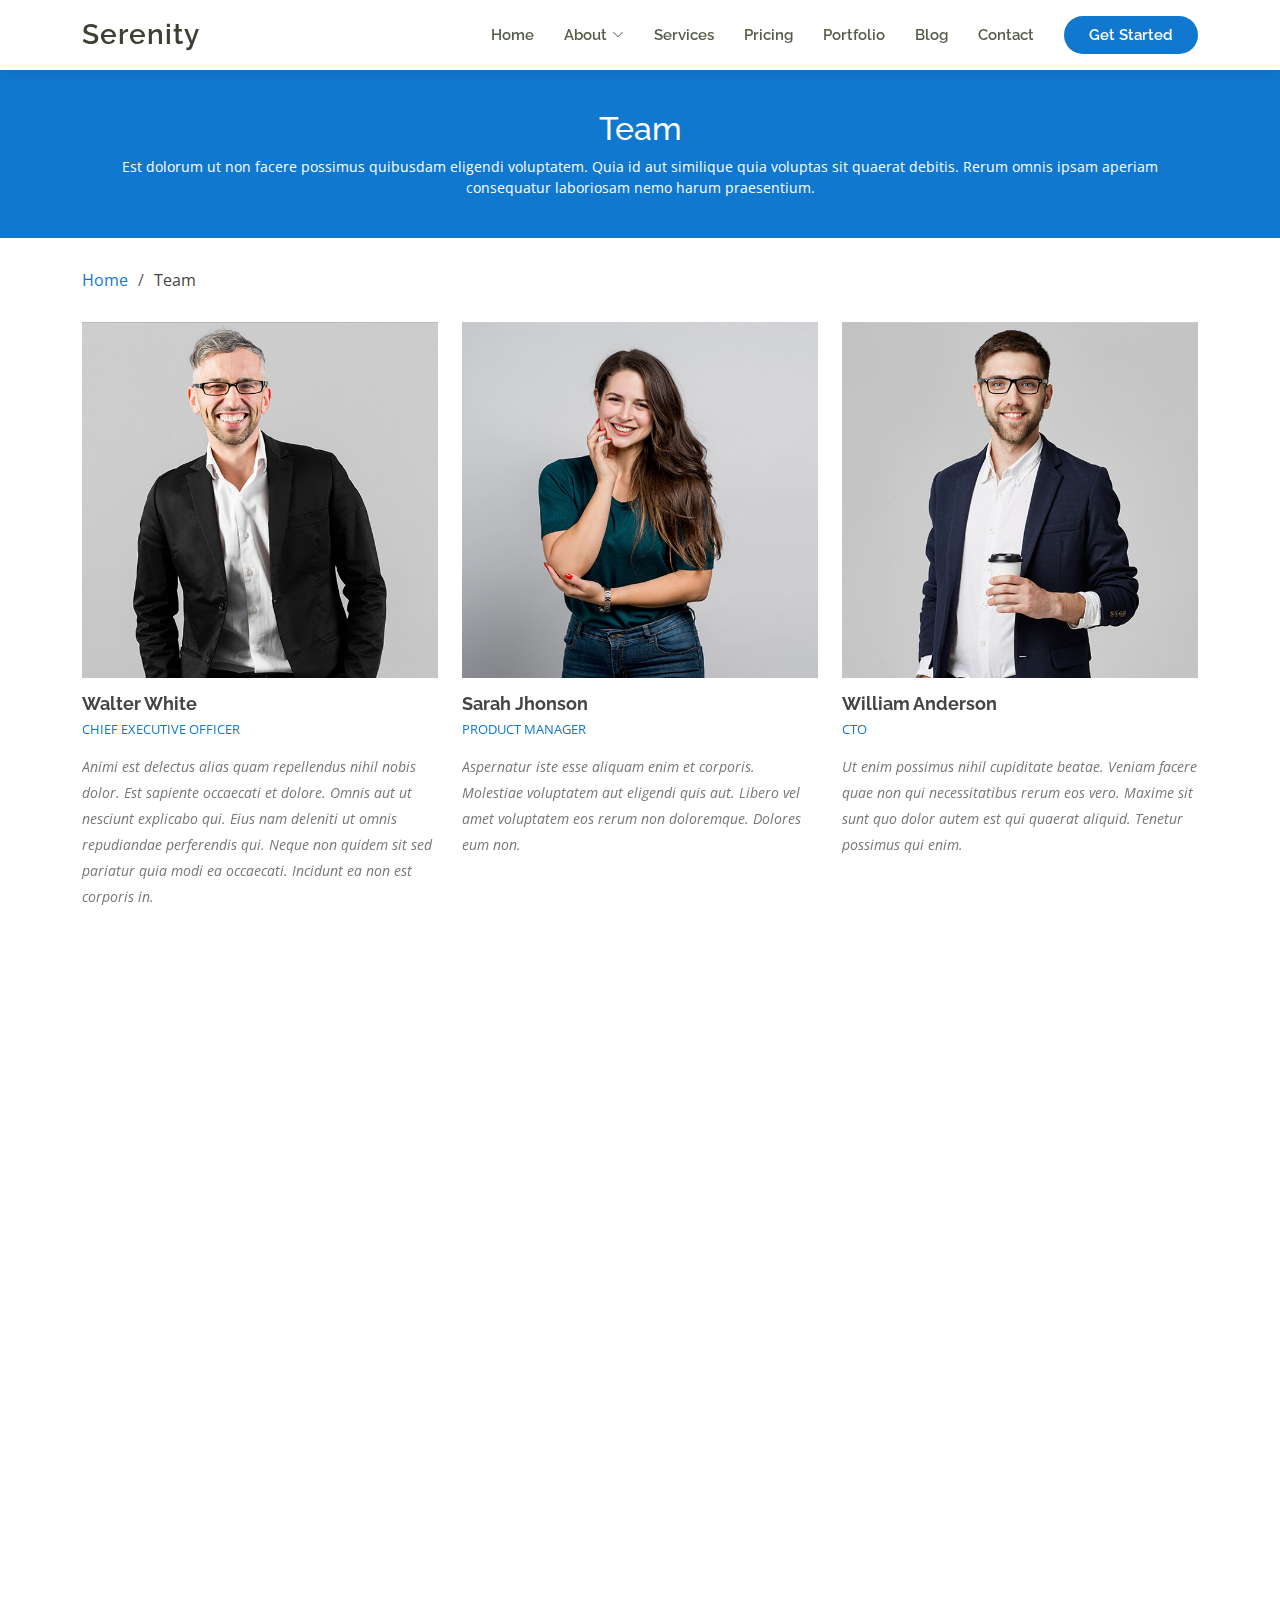
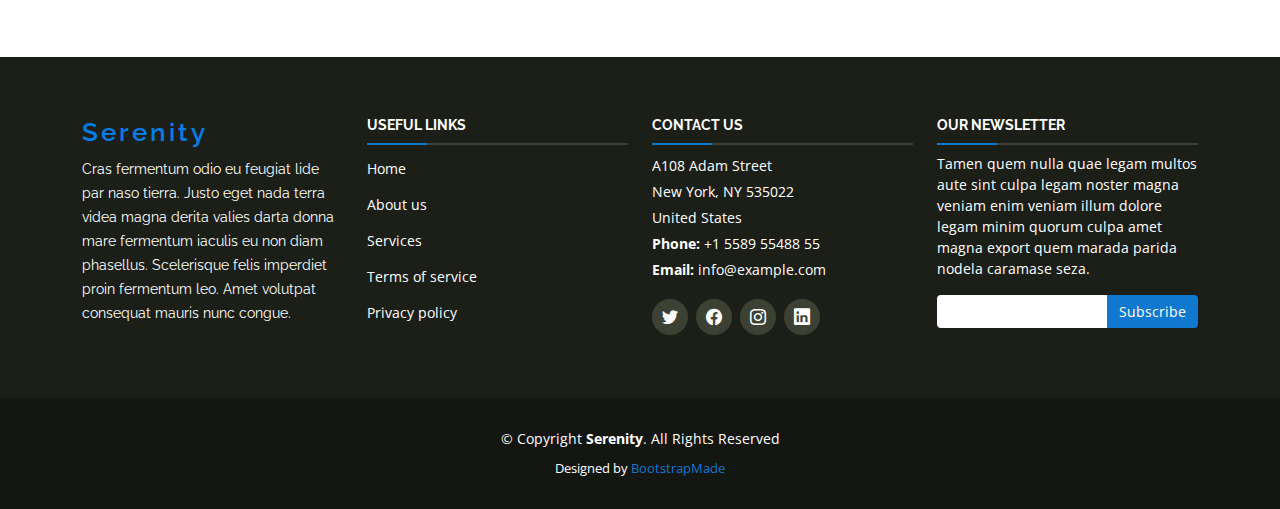
<file: team.html>
<!DOCTYPE html>
<html lang="en">

<head>
  <meta charset="utf-8">
  <meta content="width=device-width, initial-scale=1.0" name="viewport">

  <title>Team - Serenity Bootstrap Template</title>
  <meta content="" name="description">
  <meta content="" name="keywords">

  <!-- Favicons -->
  <link href="assets/img/favicon.png" rel="icon">
  <link href="assets/img/apple-touch-icon.png" rel="apple-touch-icon">

  <!-- Google Fonts -->
  <link href="https://fonts.googleapis.com/css?family=Open+Sans:300,300i,400,400i,600,600i,700,700i|Raleway:300,300i,400,400i,500,500i,600,600i,700,700i|Poppins:300,300i,400,400i,500,500i,600,600i,700,700i" rel="stylesheet">

  <!-- Vendor CSS Files -->
  <link href="assets/vendor/aos/aos.css" rel="stylesheet">
  <link href="assets/vendor/bootstrap/css/bootstrap.min.css" rel="stylesheet">
  <link href="assets/vendor/bootstrap-icons/bootstrap-icons.css" rel="stylesheet">
  <link href="assets/vendor/boxicons/css/boxicons.min.css" rel="stylesheet">
  <link href="assets/vendor/glightbox/css/glightbox.min.css" rel="stylesheet">
  <link href="assets/vendor/swiper/swiper-bundle.min.css" rel="stylesheet">

  <!-- Template Main CSS File -->
  <link href="assets/css/style.css" rel="stylesheet">

  <!-- =======================================================
  * Template Name: Serenity - v4.1.0
  * Template URL: https://bootstrapmade.com/serenity-bootstrap-corporate-template/
  * Author: BootstrapMade.com
  * License: https://bootstrapmade.com/license/
  ======================================================== -->
</head>

<body>

  <!-- ======= Header ======= -->
  <header id="header" class="fixed-top d-flex align-items-center">
    <div class="container d-flex align-items-center justify-content-between">

      <div class="logo">
        <h1 class="text-light"><a href="index.html">Serenity</a></h1>
        <!-- Uncomment below if you prefer to use an image logo -->
        <!-- <a href="index.html"><img src="assets/img/logo.png" alt="" class="img-fluid"></a>-->
      </div>

      <nav id="navbar" class="navbar">
        <ul>
          <li><a href="index.html">Home</a></li>
          <li class="dropdown"><a href="#"><span>About</span> <i class="bi bi-chevron-down"></i></a>
            <ul>
              <li><a href="about.html">About</a></li>
              <li><a class="active" href="team.html">Team</a></li>
              <li class="dropdown"><a href="#"><span>Deep Drop Down</span> <i class="bi bi-chevron-right"></i></a>
                <ul>
                  <li><a href="#">Deep Drop Down 1</a></li>
                  <li><a href="#">Deep Drop Down 2</a></li>
                  <li><a href="#">Deep Drop Down 3</a></li>
                  <li><a href="#">Deep Drop Down 4</a></li>
                  <li><a href="#">Deep Drop Down 5</a></li>
                </ul>
              </li>
            </ul>
          </li>
          <li><a href="services.html">Services</a></li>
          <li><a href="pricing.html">Pricing</a></li>
          <li><a href="portfolio.html">Portfolio</a></li>
          <li><a href="blog.html">Blog</a></li>
          <li><a href="contact.html">Contact</a></li>

          <li><a class="getstarted" href="about.html">Get Started</a></li>
        </ul>
        <i class="bi bi-list mobile-nav-toggle"></i>
      </nav><!-- .navbar -->

    </div>
  </header><!-- End Header -->

  <main id="main">

    <!-- ======= Breadcrumbs ======= -->
    <section id="breadcrumbs" class="breadcrumbs">
      <div class="breadcrumb-hero">
        <div class="container">
          <div class="breadcrumb-hero">
            <h2>Team</h2>
            <p>Est dolorum ut non facere possimus quibusdam eligendi voluptatem. Quia id aut similique quia voluptas sit quaerat debitis. Rerum omnis ipsam aperiam consequatur laboriosam nemo harum praesentium. </p>
          </div>
        </div>
      </div>
      <div class="container">
        <ol>
          <li><a href="index.html">Home</a></li>
          <li>Team</li>
        </ol>
      </div>
    </section><!-- End Breadcrumbs -->

    <!-- ======= Team Section ======= -->
    <section id="team" class="team">
      <div class="container">

        <div class="row">

          <div class="col-lg-4 col-md-6 d-flex align-items-stretch">
            <div class="member" data-aos="fade-up">
              <div class="member-img">
                <img src="assets/img/team/team-1.jpg" class="img-fluid" alt="">
                <div class="social">
                  <a href=""><i class="bi bi-twitter"></i></a>
                  <a href=""><i class="bi bi-facebook"></i></a>
                  <a href=""><i class="bi bi-instagram"></i></a>
                  <a href=""><i class="bi bi-linkedin"></i></a>
                </div>
              </div>
              <div class="member-info">
                <h4>Walter White</h4>
                <span>Chief Executive Officer</span>
                <p>Animi est delectus alias quam repellendus nihil nobis dolor. Est sapiente occaecati et dolore. Omnis aut ut nesciunt explicabo qui. Eius nam deleniti ut omnis repudiandae perferendis qui. Neque non quidem sit sed pariatur quia modi ea occaecati. Incidunt ea non est corporis in.</p>
              </div>
            </div>
          </div>

          <div class="col-lg-4 col-md-6 d-flex align-items-stretch">
            <div class="member" data-aos="fade-up" data-aos-delay="100">
              <div class="member-img">
                <img src="assets/img/team/team-2.jpg" class="img-fluid" alt="">
                <div class="social">
                  <a href=""><i class="bi bi-twitter"></i></a>
                  <a href=""><i class="bi bi-facebook"></i></a>
                  <a href=""><i class="bi bi-instagram"></i></a>
                  <a href=""><i class="bi bi-linkedin"></i></a>
                </div>
              </div>
              <div class="member-info">
                <h4>Sarah Jhonson</h4>
                <span>Product Manager</span>
                <p>Aspernatur iste esse aliquam enim et corporis. Molestiae voluptatem aut eligendi quis aut. Libero vel amet voluptatem eos rerum non doloremque. Dolores eum non.</p>
              </div>
            </div>
          </div>

          <div class="col-lg-4 col-md-6 d-flex align-items-stretch">
            <div class="member" data-aos="fade-up" data-aos-delay="200">
              <div class="member-img">
                <img src="assets/img/team/team-3.jpg" class="img-fluid" alt="">
                <div class="social">
                  <a href=""><i class="bi bi-twitter"></i></a>
                  <a href=""><i class="bi bi-facebook"></i></a>
                  <a href=""><i class="bi bi-instagram"></i></a>
                  <a href=""><i class="bi bi-linkedin"></i></a>
                </div>
              </div>
              <div class="member-info">
                <h4>William Anderson</h4>
                <span>CTO</span>
                <p>Ut enim possimus nihil cupiditate beatae. Veniam facere quae non qui necessitatibus rerum eos vero. Maxime sit sunt quo dolor autem est qui quaerat aliquid. Tenetur possimus qui enim.</p>
              </div>
            </div>
          </div>

          <div class="col-lg-4 col-md-6 d-flex align-items-stretch">
            <div class="member" data-aos="fade-up">
              <div class="member-img">
                <img src="assets/img/team/team-4.jpg" class="img-fluid" alt="">
                <div class="social">
                  <a href=""><i class="bi bi-twitter"></i></a>
                  <a href=""><i class="bi bi-facebook"></i></a>
                  <a href=""><i class="bi bi-instagram"></i></a>
                  <a href=""><i class="bi bi-linkedin"></i></a>
                </div>
              </div>
              <div class="member-info">
                <h4>Amanda Jepson</h4>
                <span>Accountant</span>
                <p>Sint qui cupiditate. Asperiores fugit impedit aspernatur et mollitia. Molestiae qui placeat labore assumenda id qui nesciunt quo reprehenderit. Rem dolores similique quis soluta culpa enim quia ratione ea.</p>
              </div>
            </div>
          </div>

          <div class="col-lg-4 col-md-6 d-flex align-items-stretch">
            <div class="member" data-aos="fade-up" data-aos-delay="100">
              <div class="member-img">
                <img src="assets/img/team/team-5.jpg" class="img-fluid" alt="">
                <div class="social">
                  <a href=""><i class="bi bi-twitter"></i></a>
                  <a href=""><i class="bi bi-facebook"></i></a>
                  <a href=""><i class="bi bi-instagram"></i></a>
                  <a href=""><i class="bi bi-linkedin"></i></a>
                </div>
              </div>
              <div class="member-info">
                <h4>Niall Katz</h4>
                <span>Marketing</span>
                <p>Aut ex esse explicabo quia harum ea accusamus excepturi. Temporibus at quia quisquam veritatis impedit. Porro laborum voluptatum sed necessitatibus a saepe. Deserunt laborum quasi consequatur voluptatum iusto sint qui fuga vel. Enim eveniet sed quibusdam rerum in. Non dicta architecto consequatur quo praesentium nesciunt.</p>
              </div>
            </div>
          </div>

          <div class="col-lg-4 col-md-6 d-flex align-items-stretch">
            <div class="member" data-aos="fade-up" data-aos-delay="200">
              <div class="member-img">
                <img src="assets/img/team/team-6.jpg" class="img-fluid" alt="">
                <div class="social">
                  <a href=""><i class="bi bi-twitter"></i></a>
                  <a href=""><i class="bi bi-facebook"></i></a>
                  <a href=""><i class="bi bi-instagram"></i></a>
                  <a href=""><i class="bi bi-linkedin"></i></a>
                </div>
              </div>
              <div class="member-info">
                <h4>Demi Lewis</h4>
                <span>Financing</span>
                <p>Amet labore numquam corrupti est. Nostrum amet voluptas consectetur dolor voluptatem architecto distinctio consequuntur eligendi. Quam impedit enim aut nesciunt aut dicta quam exercitationem. Reprehenderit exercitationem magnam. Ullam similique ut voluptas totam nobis porro accusamus nulla omnis.</p>
              </div>
            </div>
          </div>

        </div>

      </div>
    </section><!-- End Team Section -->

  </main><!-- End #main -->

  <!-- ======= Footer ======= -->
  <footer id="footer">
    <div class="footer-top">
      <div class="container">
        <div class="row">

          <div class="col-lg-3 col-md-6 footer-info">
            <h3>Serenity</h3>
            <p>Cras fermentum odio eu feugiat lide par naso tierra. Justo eget nada terra videa magna derita valies darta donna mare fermentum iaculis eu non diam phasellus. Scelerisque felis imperdiet proin fermentum leo. Amet volutpat consequat mauris nunc congue.</p>
          </div>

          <div class="col-lg-3 col-md-6 footer-links">
            <h4>Useful Links</h4>
            <ul>
              <li><a href="#">Home</a></li>
              <li><a href="#">About us</a></li>
              <li><a href="#">Services</a></li>
              <li><a href="#">Terms of service</a></li>
              <li><a href="#">Privacy policy</a></li>
            </ul>
          </div>

          <div class="col-lg-3 col-md-6 footer-contact">
            <h4>Contact Us</h4>
            <p>
              A108 Adam Street <br>
              New York, NY 535022<br>
              United States <br>
              <strong>Phone:</strong> +1 5589 55488 55<br>
              <strong>Email:</strong> info@example.com<br>
            </p>

            <div class="social-links">
              <a href="#" class="twitter"><i class="bi bi-twitter"></i></a>
              <a href="#" class="facebook"><i class="bi bi-facebook"></i></a>
              <a href="#" class="instagram"><i class="bi bi-instagram"></i></a>
              <a href="#" class="linkedin"><i class="bi bi-linkedin"></i></a>
            </div>

          </div>

          <div class="col-lg-3 col-md-6 footer-newsletter">
            <h4>Our Newsletter</h4>
            <p>Tamen quem nulla quae legam multos aute sint culpa legam noster magna veniam enim veniam illum dolore legam minim quorum culpa amet magna export quem marada parida nodela caramase seza.</p>
            <form action="" method="post">
              <input type="email" name="email"><input type="submit" value="Subscribe">
            </form>
          </div>

        </div>
      </div>
    </div>

    <div class="container">
      <div class="copyright">
        &copy; Copyright <strong><span>Serenity</span></strong>. All Rights Reserved
      </div>
      <div class="credits">
        <!-- All the links in the footer should remain intact. -->
        <!-- You can delete the links only if you purchased the pro version. -->
        <!-- Licensing information: https://bootstrapmade.com/license/ -->
        <!-- Purchase the pro version with working PHP/AJAX contact form: https://bootstrapmade.com/serenity-bootstrap-corporate-template/ -->
        Designed by <a href="https://bootstrapmade.com/">BootstrapMade</a>
      </div>
    </div>
  </footer><!-- End Footer -->

  <a href="#" class="back-to-top d-flex align-items-center justify-content-center"><i class="bi bi-arrow-up-short"></i></a>

  <!-- Vendor JS Files -->
  <script src="assets/vendor/aos/aos.js"></script>
  <script src="assets/vendor/bootstrap/js/bootstrap.bundle.min.js"></script>
  <script src="assets/vendor/glightbox/js/glightbox.min.js"></script>
  <script src="assets/vendor/isotope-layout/isotope.pkgd.min.js"></script>
  <script src="assets/vendor/php-email-form/validate.js"></script>
  <script src="assets/vendor/purecounter/purecounter.js"></script>
  <script src="assets/vendor/swiper/swiper-bundle.min.js"></script>
  <script src="assets/vendor/waypoints/noframework.waypoints.js"></script>

  <!-- Template Main JS File -->
  <script src="assets/js/main.js"></script>

</body>

</html>
</file>
<file: assets/css/style.css>
/**
* Template Name: Serenity - v4.1.0
* Template URL: https://bootstrapmade.com/serenity-bootstrap-corporate-template/
* Author: BootstrapMade.com
* License: https://bootstrapmade.com/license/
*/

/*--------------------------------------------------------------
# General
--------------------------------------------------------------*/
body {
  font-family: "Open Sans", sans-serif;
  color: #444444;
}

a {
  color: #1178d0;
  text-decoration: none;
}

a:hover {
  color: #138df4;
  text-decoration: none;
}

h1,
h2,
h3,
h4,
h5,
h6 {
  font-family: "Raleway", sans-serif;
}

#main {
  margin-top: 70px;
  z-index: 3;
  position: relative;
}

/*--------------------------------------------------------------
# Back to top button
--------------------------------------------------------------*/
.back-to-top {
  position: fixed;
  visibility: hidden;
  opacity: 0;
  right: 15px;
  bottom: 15px;
  z-index: 996;
  background: #1178d0;
  width: 40px;
  height: 40px;
  border-radius: 4px;
  transition: all 0.4s;
}

.back-to-top i {
  font-size: 28px;
  color: #fff;
  line-height: 0;
}

.back-to-top:hover {
  background: #a6ca63;
  color: #fff;
}

.back-to-top.active {
  visibility: visible;
  opacity: 1;
}

/*--------------------------------------------------------------
# Disable AOS delay on mobile
--------------------------------------------------------------*/
@media screen and (max-width: 768px) {
  [data-aos-delay] {
    transition-delay: 0 !important;
  }
}

/*--------------------------------------------------------------
# Header
--------------------------------------------------------------*/
#header {
  height: 70px;
  z-index: 997;
  transition: all 0.5s ease-in-out;
  background: #fff;
  box-shadow: 0px 2px 15px rgba(0, 0, 0, 0.1);
}

#header .logo h1 {
  font-size: 28px;
  margin: 0;
  line-height: 0;
  font-weight: 600;
  letter-spacing: 1px;
}

#header .logo h1 a,
#header .logo h1 a:hover {
  color: #3c4133;
  text-decoration: none;
}

#header .logo img {
  padding: 0;
  margin: 0;
  max-height: 40px;
}

/*--------------------------------------------------------------
# Navigation Menu
--------------------------------------------------------------*/
/**
* Desktop Navigation 
*/
.navbar {
  padding: 0;
}

.navbar ul {
  margin: 0;
  padding: 0;
  display: flex;
  list-style: none;
  align-items: center;
}

.navbar li {
  position: relative;
}

.navbar a {
  display: flex;
  align-items: center;
  justify-content: space-between;
  padding: 10px 0 10px 30px;
  font-family: "Raleway", sans-serif;
  font-size: 15px;
  font-weight: 600;
  color: #565e49;
  white-space: nowrap;
  transition: 0.3s;
}

.navbar a i {
  font-size: 12px;
  line-height: 0;
  margin-left: 5px;
}

.navbar a:hover,
.navbar .active,
.navbar li:hover > a {
  color: #1178d0;
}

.navbar .getstarted {
  background: #1178d0;
  padding: 8px 25px;
  margin-left: 30px;
  border-radius: 50px;
  color: #fff;
}

.navbar .getstarted:hover {
  color: #fff;
  background: #047ee5;
}

.navbar .dropdown ul {
  display: block;
  position: absolute;
  left: 28px;
  top: calc(100% + 30px);
  margin: 0;
  padding: 10px 0;
  z-index: 99;
  opacity: 0;
  visibility: hidden;
  background: #fff;
  box-shadow: 0px 0px 30px rgba(127, 137, 161, 0.25);
  transition: 0.3s;
}

.navbar .dropdown ul li {
  min-width: 200px;
}

.navbar .dropdown ul a {
  padding: 10px 20px;
  font-size: 15px;
  text-transform: none;
}

.navbar .dropdown ul a i {
  font-size: 12px;
}

.navbar .dropdown ul a:hover,
.navbar .dropdown ul .active:hover,
.navbar .dropdown ul li:hover > a {
  color: #1178d0;
}

.navbar .dropdown:hover > ul {
  opacity: 1;
  top: 100%;
  visibility: visible;
}

.navbar .dropdown .dropdown ul {
  top: 0;
  left: calc(100% - 30px);
  visibility: hidden;
}

.navbar .dropdown .dropdown:hover > ul {
  opacity: 1;
  top: 0;
  left: 100%;
  visibility: visible;
}

@media (max-width: 1366px) {
  .navbar .dropdown .dropdown ul {
    left: -90%;
  }
  .navbar .dropdown .dropdown:hover > ul {
    left: -100%;
  }
}

/**
* Mobile Navigation 
*/
.mobile-nav-toggle {
  color: #3c4133;
  font-size: 28px;
  cursor: pointer;
  display: none;
  line-height: 0;
  transition: 0.5s;
}

.mobile-nav-toggle.bi-x {
  color: #fff;
}

@media (max-width: 991px) {
  .mobile-nav-toggle {
    display: block;
  }
  .navbar ul {
    display: none;
  }
}

.navbar-mobile {
  position: fixed;
  overflow: hidden;
  top: 0;
  right: 0;
  left: 0;
  bottom: 0;
  background: rgba(34, 36, 29, 0.9);
  transition: 0.3s;
  z-index: 999;
}

.navbar-mobile .mobile-nav-toggle {
  position: absolute;
  top: 15px;
  right: 15px;
}

.navbar-mobile ul {
  display: block;
  position: absolute;
  top: 55px;
  right: 15px;
  bottom: 15px;
  left: 15px;
  padding: 10px 0;
  background-color: #fff;
  overflow-y: auto;
  transition: 0.3s;
}

.navbar-mobile a {
  padding: 10px 20px;
  font-size: 15px;
  color: #3c4133;
}

.navbar-mobile a:hover,
.navbar-mobile .active,
.navbar-mobile li:hover > a {
  color: #1178d0;
}

.navbar-mobile .getstarted {
  margin: 15px;
}

.navbar-mobile .dropdown ul {
  position: static;
  display: none;
  margin: 10px 20px;
  padding: 10px 0;
  z-index: 99;
  opacity: 1;
  visibility: visible;
  background: #fff;
  box-shadow: 0px 0px 30px rgba(127, 137, 161, 0.25);
}

.navbar-mobile .dropdown ul li {
  min-width: 200px;
}

.navbar-mobile .dropdown ul a {
  padding: 10px 20px;
}

.navbar-mobile .dropdown ul a i {
  font-size: 12px;
}

.navbar-mobile .dropdown ul a:hover,
.navbar-mobile .dropdown ul .active:hover,
.navbar-mobile .dropdown ul li:hover > a {
  color: #1178d0;
}

.navbar-mobile .dropdown > .dropdown-active {
  display: block;
}

/*--------------------------------------------------------------
# Hero Section
--------------------------------------------------------------*/
#hero {
  width: 100%;
  height: 75vh;
  background: url("../img/hero-bg.jpg") top center;
  background-size: cover;
  position: relative;
  margin-bottom: -140px;
  z-index: 1;
}

#hero:before {
  content: "";
  background: rgba(60, 65, 51, 0.4);
  position: absolute;
  bottom: 0;
  top: 0;
  left: 0;
  right: 0;
}

#hero .hero-container {
  position: absolute;
  bottom: 0;
  top: 0;
  left: 0;
  right: 0;
  display: flex;
  justify-content: center;
  align-items: center;
  flex-direction: column;
  text-align: center;
}

#hero h1 {
  margin: 0 0 10px 0;
  font-size: 48px;
  font-weight: 700;
  line-height: 56px;
  color: #fff;
}

#hero h2 {
  color: #eee;
  margin-bottom: 50px;
  font-size: 24px;
}

#hero .btn-get-started {
  font-family: "Raleway", sans-serif;
  font-weight: 600;
  font-size: 13px;
  letter-spacing: 1px;
  display: inline-block;
  padding: 8px 28px;
  border-radius: 50px;
  transition: 0.5s;
  margin: 10px;
  border: 2px solid #1178d0;
  text-transform: uppercase;
  color: #fff;
}

#hero .btn-get-started:hover {
  background: #1178d0;
}

@media (min-width: 1024px) {
  #hero {
    background-attachment: fixed;
  }
}

@media (max-width: 768px) {
  #hero {
    height: 100vh;
  }
  #hero h1 {
    font-size: 28px;
    line-height: 36px;
  }
  #hero h2 {
    font-size: 18px;
    line-height: 24px;
    margin-bottom: 30px;
  }
  #hero .hero-container {
    padding: 0 15px;
  }
}

@media (max-height: 500px) {
  #hero {
    height: 120vh;
  }
}

/*--------------------------------------------------------------
# Sections General
--------------------------------------------------------------*/
section {
  padding-bottom: 60px;
  overflow: hidden;
}

.section-bg {
  background-color: #f9fbf4;
}

.section-title {
  text-align: center;
  padding-bottom: 30px;
}

.section-title h2 {
  font-size: 32px;
  font-weight: 600;
  margin-bottom: 20px;
  padding-bottom: 0;
  font-family: "Poppins", sans-serif;
  color: #646c55;
}

.section-title p {
  margin-bottom: 0;
}

/*--------------------------------------------------------------
# Breadcrumbs
--------------------------------------------------------------*/
.breadcrumbs {
  padding: 0;
}

.breadcrumbs .breadcrumb-hero {
  text-align: center;
  background: #1178d0;
  padding: 20px 0;
  color: #fff;
}

.breadcrumbs .breadcrumb-hero h2 {
  font-size: 32px;
  font-weight: 500;
}

.breadcrumbs .breadcrumb-hero p {
  font-size: 14px;
  margin-bottom: 0;
}

.breadcrumbs ol {
  display: flex;
  flex-wrap: wrap;
  list-style: none;
  padding: 0;
  margin: 30px 0;
}

.breadcrumbs ol li + li {
  padding-left: 10px;
}

.breadcrumbs ol li + li::before {
  display: inline-block;
  padding-right: 10px;
  color: #565e49;
  content: "/";
}

/*--------------------------------------------------------------
# About
--------------------------------------------------------------*/
.about .container {
  box-shadow: 0px 2px 15px rgba(0, 0, 0, 0.1);
  padding-bottom: 15px;
  background: #fff;
}

.about .count-box {
  width: 100%;
}

.about .count-box i {
  display: block;
  font-size: 48px;
  color: #1178d0;
  float: left;
  line-height: 0;
}

.about .count-box span {
  font-size: 28px;
  line-height: 24px;
  display: block;
  font-weight: 700;
  color: #646c55;
  margin-left: 60px;
}

.about .count-box p {
  padding: 5px 0 0 0;
  margin: 0 0 0 60px;
  font-family: "Raleway", sans-serif;
  font-weight: 600;
  font-size: 14px;
  color: #646c55;
}

.about .count-box a {
  font-weight: 600;
  display: block;
  margin-top: 20px;
  color: #646c55;
  font-size: 15px;
  font-family: "Poppins", sans-serif;
  transition: ease-in-out 0.3s;
}

.about .count-box a:hover {
  color: #8b9578;
}

.about .content {
  font-size: 15px;
}

.about .content h3 {
  font-weight: 700;
  font-size: 24px;
  color: #3c4133;
}

.about .content ul {
  list-style: none;
  padding: 0;
}

.about .content ul li {
  padding-bottom: 10px;
  padding-left: 28px;
  position: relative;
}

.about .content ul i {
  font-size: 24px;
  color: #1178d0;
  position: absolute;
  left: 0;
  top: -2px;
}

.about .content p:last-child {
  margin-bottom: 0;
}

.about .play-btn {
  width: 94px;
  height: 94px;
  background: radial-gradient(#1178d0 50%, rgba(148, 192, 69, 0.4) 52%);
  border-radius: 50%;
  display: block;
  position: absolute;
  left: calc(50% - 47px);
  top: calc(50% - 47px);
  overflow: hidden;
}

.about .play-btn::after {
  content: "";
  position: absolute;
  left: 50%;
  top: 50%;
  transform: translateX(-40%) translateY(-50%);
  width: 0;
  height: 0;
  border-top: 10px solid transparent;
  border-bottom: 10px solid transparent;
  border-left: 15px solid #fff;
  z-index: 100;
  transition: all 400ms cubic-bezier(0.55, 0.055, 0.675, 0.19);
}

.about .play-btn::before {
  content: "";
  position: absolute;
  width: 120px;
  height: 120px;
  -webkit-animation-delay: 0s;
  animation-delay: 0s;
  -webkit-animation: pulsate-btn 2s;
  animation: pulsate-btn 2s;
  -webkit-animation-direction: forwards;
  animation-direction: forwards;
  -webkit-animation-iteration-count: infinite;
  animation-iteration-count: infinite;
  -webkit-animation-timing-function: steps;
  animation-timing-function: steps;
  opacity: 1;
  border-radius: 50%;
  border: 5px solid rgba(148, 192, 69, 0.7);
  top: -15%;
  left: -15%;
  background: rgba(198, 16, 0, 0);
}

.about .play-btn:hover::after {
  border-left: 15px solid #1178d0;
  transform: scale(20);
}

.about .play-btn:hover::before {
  content: "";
  position: absolute;
  left: 50%;
  top: 50%;
  transform: translateX(-40%) translateY(-50%);
  width: 0;
  height: 0;
  border: none;
  border-top: 10px solid transparent;
  border-bottom: 10px solid transparent;
  border-left: 15px solid #fff;
  z-index: 200;
  -webkit-animation: none;
  animation: none;
  border-radius: 0;
}

@-webkit-keyframes pulsate-btn {
  0% {
    transform: scale(0.6, 0.6);
    opacity: 1;
  }
  100% {
    transform: scale(1, 1);
    opacity: 0;
  }
}

@keyframes pulsate-btn {
  0% {
    transform: scale(0.6, 0.6);
    opacity: 1;
  }
  100% {
    transform: scale(1, 1);
    opacity: 0;
  }
}

/*--------------------------------------------------------------
# Cta
--------------------------------------------------------------*/
.cta {
  background: #138df4;
  padding: 50px 0;
}

.cta h3 {
  color: #fff;
  font-size: 28px;
  font-weight: 700;
}

.cta p {
  color: #fff;
}

.cta .cta-btn {
  font-family: "Raleway", sans-serif;
  font-weight: 500;
  font-size: 15px;
  letter-spacing: 1px;
  display: inline-block;
  padding: 8px 28px;
  border-radius: 25px;
  transition: 0.5s;
  margin-top: 10px;
  border: 2px solid #fff;
  color: #fff;
}

.cta .cta-btn:hover {
  background: #138df4;
  border-color: #138df4;
}

/*--------------------------------------------------------------
# Services
--------------------------------------------------------------*/
.services .icon-box {
  padding: 30px;
  position: relative;
  overflow: hidden;
  border-radius: 10px;
  margin: 0 10px 40px 10px;
  background: #fff;
  box-shadow: 0 2px 29px 0 rgba(68, 88, 144, 0.12);
  transition: all 0.3s ease-in-out;
}

.services .icon-box:hover {
  transform: translateY(-5px);
}

.services .icon {
  position: absolute;
  left: -20px;
  top: calc(50% - 30px);
}

.services .icon i {
  font-size: 64px;
  line-height: 1;
  transition: 0.5s;
}

.services .title {
  margin-left: 40px;
  font-weight: 700;
  margin-bottom: 15px;
  font-size: 18px;
}

.services .title a {
  color: #111;
}

.services .icon-box:hover .title a {
  color: #1178d0;
}

.services .description {
  font-size: 14px;
  margin-left: 40px;
  line-height: 24px;
  margin-bottom: 0;
}

/*--------------------------------------------------------------
# Work Process
--------------------------------------------------------------*/
.work-process .content + .content {
  margin-top: 100px;
}

.work-process .content h3 {
  font-weight: 600;
  font-size: 26px;
}

.work-process .content ul {
  list-style: none;
  padding: 0;
}

.work-process .content ul li {
  padding-bottom: 10px;
}

.work-process .content ul i {
  font-size: 20px;
  padding-right: 4px;
  color: #1178d0;
}

.work-process .content p:last-child {
  margin-bottom: 0;
}

/*--------------------------------------------------------------
# Our Skills
--------------------------------------------------------------*/
.skills {
  padding-top: 60px;
}

.skills .content h3 {
  font-weight: 700;
  font-size: 26px;
  color: #3c4133;
  font-family: "Poppins", sans-serif;
}

.skills .content ul {
  list-style: none;
  padding: 0;
}

.skills .content ul li {
  padding-bottom: 10px;
}

.skills .content ul i {
  font-size: 20px;
  padding-right: 4px;
  color: #1178d0;
}

.skills .content p:last-child {
  margin-bottom: 0;
}

.skills .progress {
  height: 60px;
  display: block;
  background: none;
  border-radius: 0;
}

.skills .progress .skill {
  padding: 0;
  margin: 0 0 6px 0;
  text-transform: uppercase;
  display: block;
  font-weight: 600;
  font-family: "Poppins", sans-serif;
  color: #3c4133;
}

.skills .progress .skill .val {
  float: right;
  font-style: normal;
}

.skills .progress-bar-wrap {
  background: #e1e4dc;
}

.skills .progress-bar {
  width: 1px;
  height: 10px;
  transition: 0.9s;
  background-color: #1178d0;
}

/*--------------------------------------------------------------
# Our Clients
--------------------------------------------------------------*/
.clients {
  padding-top: 60px;
}

.clients .swiper-slide img {
  opacity: 0.5;
  transition: 0.3s;
}

.clients .swiper-slide img:hover {
  opacity: 1;
}

.clients .swiper-pagination {
  margin-top: 20px;
  position: relative;
}

.clients .swiper-pagination .swiper-pagination-bullet {
  width: 12px;
  height: 12px;
  background-color: #fff;
  opacity: 1;
  border: 1px solid #1178d0;
}

.clients .swiper-pagination .swiper-pagination-bullet-active {
  background-color: #1178d0;
}

/*--------------------------------------------------------------
# Features
--------------------------------------------------------------*/
.features .card {
  border: 0;
  padding: 160px 20px 20px 20px;
  position: relative;
  width: 100%;
  background-size: cover;
  background-repeat: no-repeat;
  background-position: center center;
}

.features .card-body {
  z-index: 10;
  background: rgba(255, 255, 255, 0.9);
  padding: 15px 30px;
  box-shadow: 0px 2px 15px rgba(0, 0, 0, 0.1);
  transition: 0.3s;
  transition: ease-in-out 0.4s;
  border-radius: 5px;
}

.features .card-title {
  font-weight: 700;
  text-align: center;
  margin-bottom: 15px;
}

.features .card-title a {
  color: #3c4133;
}

.features .card-text {
  color: #5e5e5e;
}

.features .read-more a {
  color: #777777;
  text-transform: uppercase;
  font-weight: 600;
  font-size: 12px;
  transition: 0.4s;
}

.features .read-more a:hover {
  text-decoration: underline;
}

.features .card:hover .card-body {
  background: #1178d0;
}

.features .card:hover .read-more a,
.features .card:hover .card-title,
.features .card:hover .card-title a,
.features .card:hover .card-text {
  color: #fff;
}

/*--------------------------------------------------------------
# Portfolio
--------------------------------------------------------------*/
.portfolio .portfolio-item {
  margin-bottom: 30px;
}

.portfolio #portfolio-flters {
  padding: 0;
  margin: 0 auto 20px auto;
  list-style: none;
  text-align: center;
}

.portfolio #portfolio-flters li {
  cursor: pointer;
  display: inline-block;
  padding: 8px 15px 10px 15px;
  font-size: 14px;
  font-weight: 600;
  line-height: 1;
  text-transform: uppercase;
  color: #444444;
  margin-bottom: 5px;
  transition: all 0.3s ease-in-out;
  border-radius: 3px;
}

.portfolio #portfolio-flters li:hover,
.portfolio #portfolio-flters li.filter-active {
  color: #fff;
  background: #1178d0;
}

.portfolio #portfolio-flters li:last-child {
  margin-right: 0;
}

.portfolio .portfolio-wrap {
  transition: 0.3s;
  position: relative;
  overflow: hidden;
  z-index: 1;
  background: rgba(60, 65, 51, 0.6);
}

.portfolio .portfolio-wrap::before {
  content: "";
  background: rgba(60, 65, 51, 0.6);
  position: absolute;
  left: 0;
  right: 0;
  top: 0;
  bottom: 0;
  transition: all ease-in-out 0.3s;
  z-index: 2;
  opacity: 0;
}

.portfolio .portfolio-wrap img {
  transition: all ease-in-out 0.3s;
}

.portfolio .portfolio-wrap .portfolio-info {
  opacity: 0;
  position: absolute;
  top: 0;
  left: 0;
  right: 0;
  bottom: 0;
  z-index: 3;
  transition: all ease-in-out 0.3s;
  display: flex;
  flex-direction: column;
  justify-content: flex-end;
  align-items: flex-start;
  padding: 20px;
}

.portfolio .portfolio-wrap .portfolio-info h4 {
  font-size: 20px;
  color: #fff;
  font-weight: 600;
}

.portfolio .portfolio-wrap .portfolio-info p {
  color: rgba(255, 255, 255, 0.7);
  font-size: 14px;
  text-transform: uppercase;
  padding: 0;
  margin: 0;
  font-style: italic;
}

.portfolio .portfolio-wrap .portfolio-links {
  text-align: center;
  z-index: 4;
}

.portfolio .portfolio-wrap .portfolio-links a {
  color: #fff;
  margin: 0 5px 0 0;
  font-size: 28px;
  display: inline-block;
  transition: 0.3s;
}

.portfolio .portfolio-wrap .portfolio-links a:hover {
  color: #c0da91;
}

.portfolio .portfolio-wrap:hover::before {
  opacity: 1;
}

.portfolio .portfolio-wrap:hover img {
  transform: scale(1.2);
}

.portfolio .portfolio-wrap:hover .portfolio-info {
  opacity: 1;
}

/*--------------------------------------------------------------
# Portfolio Details
--------------------------------------------------------------*/
.portfolio-details {
  padding-top: 40px;
}

.portfolio-details .portfolio-details-slider img {
  width: 100%;
}

.portfolio-details .portfolio-details-slider .swiper-pagination {
  margin-top: 20px;
  position: relative;
}

.portfolio-details
  .portfolio-details-slider
  .swiper-pagination
  .swiper-pagination-bullet {
  width: 12px;
  height: 12px;
  background-color: #fff;
  opacity: 1;
  border: 1px solid #1178d0;
}

.portfolio-details
  .portfolio-details-slider
  .swiper-pagination
  .swiper-pagination-bullet-active {
  background-color: #1178d0;
}

.portfolio-details .portfolio-info {
  padding: 30px;
  box-shadow: 0px 0 30px rgba(60, 65, 51, 0.08);
}

.portfolio-details .portfolio-info h3 {
  font-size: 22px;
  font-weight: 700;
  margin-bottom: 20px;
  padding-bottom: 20px;
  border-bottom: 1px solid #eee;
}

.portfolio-details .portfolio-info ul {
  list-style: none;
  padding: 0;
  font-size: 15px;
}

.portfolio-details .portfolio-info ul li + li {
  margin-top: 10px;
}

.portfolio-details .portfolio-description {
  padding-top: 30px;
}

.portfolio-details .portfolio-description h2 {
  font-size: 26px;
  font-weight: 700;
  margin-bottom: 20px;
}

.portfolio-details .portfolio-description p {
  padding: 0;
}

/*--------------------------------------------------------------
# Pricing
--------------------------------------------------------------*/
.pricing .box {
  padding: 20px;
  background: #fff;
  text-align: center;
  box-shadow: 0px 0px 4px rgba(0, 0, 0, 0.12);
  border-radius: 5px;
  position: relative;
  overflow: hidden;
}

.pricing h3 {
  font-weight: 400;
  margin: -20px -20px 20px -20px;
  padding: 20px 15px;
  font-size: 16px;
  font-weight: 600;
  color: #777777;
  background: #f8f8f8;
}

.pricing h4 {
  font-size: 36px;
  color: #1178d0;
  font-weight: 600;
  font-family: "Poppins", sans-serif;
  margin-bottom: 20px;
}

.pricing h4 sup {
  font-size: 20px;
  top: -15px;
  left: -3px;
}

.pricing h4 span {
  color: #bababa;
  font-size: 16px;
  font-weight: 300;
}

.pricing ul {
  padding: 0;
  list-style: none;
  color: #444444;
  text-align: center;
  line-height: 20px;
  font-size: 14px;
}

.pricing ul li {
  padding-bottom: 16px;
}

.pricing ul i {
  color: #1178d0;
  font-size: 18px;
  padding-right: 4px;
}

.pricing ul .na {
  color: #ccc;
  text-decoration: line-through;
}

.pricing .btn-wrap {
  margin: 20px -20px -20px -20px;
  padding: 20px 15px;
  background: #f8f8f8;
  text-align: center;
}

.pricing .btn-buy {
  background: #1178d0;
  display: inline-block;
  padding: 6px 35px 8px 35px;
  border-radius: 4px;
  color: #fff;
  transition: none;
  font-size: 14px;
  font-weight: 400;
  font-family: "Raleway", sans-serif;
  font-weight: 600;
  box-shadow: 0 3px 7px rgba(148, 192, 69, 0.4);
  transition: 0.3s;
}

.pricing .btn-buy:hover {
  background: #138df4;
}

.pricing .featured h3 {
  color: #fff;
  background: #1178d0;
  box-shadow: 0 3px 7px rgba(148, 192, 69, 0.4);
}

.pricing .advanced {
  width: 200px;
  position: absolute;
  top: 18px;
  right: -68px;
  transform: rotate(45deg);
  z-index: 1;
  font-size: 14px;
  padding: 1px 0 3px 0;
  background: #1178d0;
  color: #fff;
}

/*--------------------------------------------------------------
# Frequently Asked Questions
--------------------------------------------------------------*/
.faq {
  padding-top: 60px;
}

.faq .faq-item {
  margin: 20px 0;
  padding: 20px 0;
  border-bottom: 1px solid #dee1d9;
}

.faq .faq-item i {
  color: #bcc2b1;
  font-size: 20px;
  float: left;
  line-height: 0;
  padding: 13px 0 0 0;
  margin: 0;
}

.faq .faq-item h4 {
  font-size: 16px;
  line-height: 26px;
  font-weight: 500;
  margin: 0 0 10px 28px;
  font-family: "Poppins", sans-serif;
}

.faq .faq-item p {
  font-size: 15px;
}

/*--------------------------------------------------------------
# Contact
--------------------------------------------------------------*/
.contact .info {
  width: 100%;
  background: #fff;
}

.contact .info i {
  font-size: 20px;
  color: #1178d0;
  float: left;
  width: 44px;
  height: 44px;
  background: #f0f6e5;
  display: flex;
  justify-content: center;
  align-items: center;
  border-radius: 50px;
  transition: all 0.3s ease-in-out;
}

.contact .info h4 {
  padding: 0 0 0 60px;
  font-size: 22px;
  font-weight: 600;
  margin-bottom: 5px;
  color: #3c4133;
}

.contact .info p {
  padding: 0 0 0 60px;
  margin-bottom: 0;
  font-size: 14px;
  color: #717a60;
}

.contact .info .email,
.contact .info .phone {
  margin-top: 40px;
}

.contact .info .email:hover i,
.contact .info .address:hover i,
.contact .info .phone:hover i {
  background: #1178d0;
  color: #fff;
}

.contact .php-email-form {
  width: 100%;
  background: #fff;
}

.contact .php-email-form .form-group {
  padding-bottom: 8px;
}

.contact .php-email-form .error-message {
  display: none;
  color: #fff;
  background: #ed3c0d;
  text-align: left;
  padding: 15px;
  font-weight: 600;
}

.contact .php-email-form .error-message br + br {
  margin-top: 25px;
}

.contact .php-email-form .sent-message {
  display: none;
  color: #fff;
  background: #18d26e;
  text-align: center;
  padding: 15px;
  font-weight: 600;
}

.contact .php-email-form .loading {
  display: none;
  background: #fff;
  text-align: center;
  padding: 15px;
}

.contact .php-email-form .loading:before {
  content: "";
  display: inline-block;
  border-radius: 50%;
  width: 24px;
  height: 24px;
  margin: 0 10px -6px 0;
  border: 3px solid #18d26e;
  border-top-color: #eee;
  -webkit-animation: animate-loading 1s linear infinite;
  animation: animate-loading 1s linear infinite;
}

.contact .php-email-form input,
.contact .php-email-form textarea {
  border-radius: 0;
  box-shadow: none;
  font-size: 14px;
}

.contact .php-email-form input {
  height: 44px;
}

.contact .php-email-form textarea {
  padding: 10px 12px;
}

.contact .php-email-form button[type="submit"] {
  background: #1178d0;
  border: 0;
  padding: 10px 24px;
  color: #fff;
  transition: 0.4s;
  border-radius: 50px;
}

.contact .php-email-form button[type="submit"]:hover {
  background: #138df4;
}

@-webkit-keyframes animate-loading {
  0% {
    transform: rotate(0deg);
  }
  100% {
    transform: rotate(360deg);
  }
}

@keyframes animate-loading {
  0% {
    transform: rotate(0deg);
  }
  100% {
    transform: rotate(360deg);
  }
}

/*--------------------------------------------------------------
# Team
--------------------------------------------------------------*/
.team {
  background: #fff;
}

.team .member {
  margin-bottom: 20px;
  overflow: hidden;
}

.team .member .member-img {
  position: relative;
  overflow: hidden;
}

.team .member .social {
  position: absolute;
  left: 0;
  bottom: -40px;
  right: 0;
  height: 40px;
  opacity: 0;
  transition: bottom ease-in-out 0.4s;
  background: rgba(148, 192, 69, 0.8);
  display: flex;
  align-items: center;
  justify-content: center;
}

.team .member .social a {
  transition: color 0.3s;
  color: #fff;
  margin: 0 10px;
  display: inline-flex;
  align-items: center;
  justify-content: center;
}

.team .member .social a:hover {
  color: #1178d0;
}

.team .member .social i {
  font-size: 18px;
  line-height: 0;
}

.team .member .member-info h4 {
  font-weight: 700;
  margin: 15px 0 5px 0;
  font-size: 18px;
}

.team .member .member-info span {
  display: block;
  font-size: 13px;
  text-transform: uppercase;
  font-weight: 400;
  margin-bottom: 15px;
  color: #1178d0;
}

.team .member .member-info p {
  font-style: italic;
  font-size: 14px;
  line-height: 26px;
  color: #777777;
}

.team .member:hover .social {
  bottom: 0;
  opacity: 1;
  transition: bottom ease-in-out 0.4s;
}

/*--------------------------------------------------------------
# Blog
--------------------------------------------------------------*/
.blog {
  padding: 0 0 40px 0;
}

.blog .entry {
  padding: 30px;
  margin-bottom: 60px;
  box-shadow: 0 4px 16px rgba(0, 0, 0, 0.1);
}

.blog .entry .entry-img {
  max-height: 440px;
  margin: -30px -30px 20px -30px;
  overflow: hidden;
}

.blog .entry .entry-title {
  font-size: 28px;
  font-weight: bold;
  padding: 0;
  margin: 0 0 20px 0;
}

.blog .entry .entry-title a {
  color: #3c4133;
  transition: 0.3s;
}

.blog .entry .entry-title a:hover {
  color: #1178d0;
}

.blog .entry .entry-meta {
  margin-bottom: 15px;
  color: #a3ab95;
}

.blog .entry .entry-meta ul {
  display: flex;
  flex-wrap: wrap;
  list-style: none;
  align-items: center;
  padding: 0;
  margin: 0;
}

.blog .entry .entry-meta ul li + li {
  padding-left: 20px;
}

.blog .entry .entry-meta i {
  font-size: 16px;
  margin-right: 8px;
  line-height: 0;
}

.blog .entry .entry-meta a {
  color: #777777;
  font-size: 14px;
  display: inline-block;
  line-height: 1;
}

.blog .entry .entry-content p {
  line-height: 24px;
}

.blog .entry .entry-content .read-more {
  -moz-text-align-last: right;
  text-align-last: right;
}

.blog .entry .entry-content .read-more a {
  display: inline-block;
  background: #1178d0;
  color: #fff;
  padding: 6px 20px;
  transition: 0.3s;
  font-size: 14px;
  border-radius: 4px;
}

.blog .entry .entry-content .read-more a:hover {
  background: #047ee5;
}

.blog .entry .entry-content h3 {
  font-size: 22px;
  margin-top: 30px;
  font-weight: bold;
}

.blog .entry .entry-content blockquote {
  overflow: hidden;
  background-color: #fafafa;
  padding: 60px;
  position: relative;
  text-align: center;
  margin: 20px 0;
}

.blog .entry .entry-content blockquote p {
  color: #444444;
  line-height: 1.6;
  margin-bottom: 0;
  font-style: italic;
  font-weight: 500;
  font-size: 22px;
}

.blog .entry .entry-content blockquote::after {
  content: "";
  position: absolute;
  left: 0;
  top: 0;
  bottom: 0;
  width: 3px;
  background-color: #3c4133;
  margin-top: 20px;
  margin-bottom: 20px;
}

.blog .entry .entry-footer {
  padding-top: 10px;
  border-top: 1px solid #e6e6e6;
}

.blog .entry .entry-footer i {
  color: #8b9578;
  display: inline;
}

.blog .entry .entry-footer a {
  color: #494f3e;
  transition: 0.3s;
}

.blog .entry .entry-footer a:hover {
  color: #1178d0;
}

.blog .entry .entry-footer .cats {
  list-style: none;
  display: inline;
  padding: 0 20px 0 0;
  font-size: 14px;
}

.blog .entry .entry-footer .cats li {
  display: inline-block;
}

.blog .entry .entry-footer .tags {
  list-style: none;
  display: inline;
  padding: 0;
  font-size: 14px;
}

.blog .entry .entry-footer .tags li {
  display: inline-block;
}

.blog .entry .entry-footer .tags li + li::before {
  padding-right: 6px;
  color: #6c757d;
  content: ",";
}

.blog .entry .entry-footer .share {
  font-size: 16px;
}

.blog .entry .entry-footer .share i {
  padding-left: 5px;
}

.blog .entry-single {
  margin-bottom: 30px;
}

.blog .blog-author {
  padding: 20px;
  margin-bottom: 30px;
  box-shadow: 0 4px 16px rgba(0, 0, 0, 0.1);
}

.blog .blog-author img {
  width: 120px;
  margin-right: 20px;
}

.blog .blog-author h4 {
  font-weight: 600;
  font-size: 22px;
  margin-bottom: 0px;
  padding: 0;
  color: #3c4133;
}

.blog .blog-author .social-links {
  margin: 0 10px 10px 0;
}

.blog .blog-author .social-links a {
  color: rgba(60, 65, 51, 0.5);
  margin-right: 5px;
}

.blog .blog-author p {
  font-style: italic;
  color: #b7b7b7;
}

.blog .blog-comments {
  margin-bottom: 30px;
}

.blog .blog-comments .comments-count {
  font-weight: bold;
}

.blog .blog-comments .comment {
  margin-top: 30px;
  position: relative;
}

.blog .blog-comments .comment .comment-img {
  margin-right: 14px;
}

.blog .blog-comments .comment .comment-img img {
  width: 60px;
}

.blog .blog-comments .comment h5 {
  font-size: 16px;
  margin-bottom: 2px;
}

.blog .blog-comments .comment h5 a {
  font-weight: bold;
  color: #444444;
  transition: 0.3s;
}

.blog .blog-comments .comment h5 a:hover {
  color: #1178d0;
}

.blog .blog-comments .comment h5 .reply {
  padding-left: 10px;
  color: #3c4133;
}

.blog .blog-comments .comment h5 .reply i {
  font-size: 20px;
}

.blog .blog-comments .comment time {
  display: block;
  font-size: 14px;
  color: #565e49;
  margin-bottom: 5px;
}

.blog .blog-comments .comment.comment-reply {
  padding-left: 40px;
}

.blog .blog-comments .reply-form {
  margin-top: 30px;
  padding: 30px;
  box-shadow: 0 4px 16px rgba(0, 0, 0, 0.1);
}

.blog .blog-comments .reply-form h4 {
  font-weight: bold;
  font-size: 22px;
}

.blog .blog-comments .reply-form p {
  font-size: 14px;
}

.blog .blog-comments .reply-form input {
  border-radius: 4px;
  padding: 10px 10px;
  font-size: 14px;
}

.blog .blog-comments .reply-form input:focus {
  box-shadow: none;
  border-color: #c0da91;
}

.blog .blog-comments .reply-form textarea {
  border-radius: 4px;
  padding: 10px 10px;
  font-size: 14px;
}

.blog .blog-comments .reply-form textarea:focus {
  box-shadow: none;
  border-color: #c0da91;
}

.blog .blog-comments .reply-form .form-group {
  margin-bottom: 25px;
}

.blog .blog-comments .reply-form .btn-primary {
  border-radius: 4px;
  padding: 10px 20px;
  border: 0;
  background-color: #3c4133;
}

.blog .blog-comments .reply-form .btn-primary:hover {
  background-color: #494f3e;
}

.blog .blog-pagination {
  color: #717a60;
}

.blog .blog-pagination ul {
  display: flex;
  padding: 0;
  margin: 0;
  list-style: none;
}

.blog .blog-pagination li {
  margin: 0 5px;
  transition: 0.3s;
}

.blog .blog-pagination li a {
  color: #3c4133;
  padding: 7px 16px;
  display: flex;
  align-items: center;
  justify-content: center;
}

.blog .blog-pagination li.active,
.blog .blog-pagination li:hover {
  background: #1178d0;
}

.blog .blog-pagination li.active a,
.blog .blog-pagination li:hover a {
  color: #fff;
}

.blog .sidebar {
  padding: 30px;
  margin: 0 0 60px 20px;
  box-shadow: 0 4px 16px rgba(0, 0, 0, 0.1);
}

.blog .sidebar .sidebar-title {
  font-size: 20px;
  font-weight: 700;
  padding: 0 0 0 0;
  margin: 0 0 15px 0;
  color: #3c4133;
  position: relative;
}

.blog .sidebar .sidebar-item {
  margin-bottom: 30px;
}

.blog .sidebar .search-form form {
  background: #fff;
  border: 1px solid #ddd;
  padding: 3px 10px;
  position: relative;
}

.blog .sidebar .search-form form input[type="text"] {
  border: 0;
  padding: 4px;
  border-radius: 4px;
  width: calc(100% - 40px);
}

.blog .sidebar .search-form form button {
  position: absolute;
  top: 0;
  right: 0;
  bottom: 0;
  border: 0;
  background: none;
  font-size: 16px;
  padding: 0 15px;
  margin: -1px;
  background: #1178d0;
  color: #fff;
  transition: 0.3s;
  border-radius: 0 4px 4px 0;
  line-height: 0;
}

.blog .sidebar .search-form form button i {
  line-height: 0;
}

.blog .sidebar .search-form form button:hover {
  background: #9dc554;
}

.blog .sidebar .categories ul {
  list-style: none;
  padding: 0;
}

.blog .sidebar .categories ul li + li {
  padding-top: 10px;
}

.blog .sidebar .categories ul a {
  color: #3c4133;
  transition: 0.3s;
}

.blog .sidebar .categories ul a:hover {
  color: #1178d0;
}

.blog .sidebar .categories ul a span {
  padding-left: 5px;
  color: #aaaaaa;
  font-size: 14px;
}

.blog .sidebar .recent-posts .post-item + .post-item {
  margin-top: 15px;
}

.blog .sidebar .recent-posts img {
  width: 80px;
  float: left;
}

.blog .sidebar .recent-posts h4 {
  font-size: 15px;
  margin-left: 95px;
  font-weight: bold;
}

.blog .sidebar .recent-posts h4 a {
  color: #3c4133;
  transition: 0.3s;
}

.blog .sidebar .recent-posts h4 a:hover {
  color: #1178d0;
}

.blog .sidebar .recent-posts time {
  display: block;
  margin-left: 95px;
  font-style: italic;
  font-size: 14px;
  color: #aaaaaa;
}

.blog .sidebar .tags {
  margin-bottom: -10px;
}

.blog .sidebar .tags ul {
  list-style: none;
  padding: 0;
}

.blog .sidebar .tags ul li {
  display: inline-block;
}

.blog .sidebar .tags ul a {
  color: #7e886b;
  font-size: 14px;
  padding: 6px 14px;
  margin: 0 6px 8px 0;
  border: 1px solid #edefea;
  display: inline-block;
  transition: 0.3s;
}

.blog .sidebar .tags ul a:hover {
  color: #fff;
  border: 1px solid #1178d0;
  background: #1178d0;
}

.blog .sidebar .tags ul a span {
  padding-left: 5px;
  color: #d5d8ce;
  font-size: 14px;
}

/*--------------------------------------------------------------
# Footer
--------------------------------------------------------------*/
#footer {
  background: #141611;
  padding: 0 0 30px 0;
  color: #fff;
  font-size: 14px;
}

#footer .footer-top {
  background: #1c1f18;
  padding: 60px 0 30px 0;
}

#footer .footer-top .footer-info {
  margin-bottom: 30px;
}

#footer .footer-top .footer-info h3 {
  font-size: 26px;
  margin: 0 0 10px 0;
  padding: 2px 0 2px 0;
  line-height: 1;
  font-weight: 600;
  letter-spacing: 3px;
  color: #047ee5;
}

#footer .footer-top .footer-info p {
  font-size: 14px;
  line-height: 24px;
  margin-bottom: 0;
  font-family: "Raleway", sans-serif;
  color: #fff;
}

#footer .footer-top .social-links a {
  display: inline-block;
  background: #3c4133;
  color: #fff;
  line-height: 1;
  margin-right: 4px;
  border-radius: 50%;
  text-align: center;
  width: 36px;
  height: 36px;
  transition: 0.3s;
  display: inline-flex;
  align-items: center;
  justify-content: center;
}

#footer .footer-top .social-links a i {
  line-height: 0;
  font-size: 16px;
}

#footer .footer-top .social-links a:hover {
  background: #1178d0;
  color: #fff;
  text-decoration: none;
}

#footer .footer-top h4 {
  font-size: 14px;
  font-weight: bold;
  color: #fff;
  text-transform: uppercase;
  position: relative;
  padding-bottom: 12px;
}

#footer .footer-top h4::before,
#footer .footer-top h4::after {
  content: "";
  position: absolute;
  left: 0;
  bottom: 0;
  height: 2px;
}

#footer .footer-top h4::before {
  right: 0;
  background: #3c4133;
}

#footer .footer-top h4::after {
  background: #1178d0;
  width: 60px;
}

#footer .footer-top .footer-links {
  margin-bottom: 30px;
}

#footer .footer-top .footer-links ul {
  list-style: none;
  padding: 5px 0 0 0;
  margin: 0;
}

#footer .footer-top .footer-links ul li {
  padding: 0 0 15px 0;
}

#footer .footer-top .footer-links ul a {
  color: #fff;
  transition: 0.3s;
}

#footer .footer-top .footer-links ul a:hover {
  color: #1178d0;
}

#footer .footer-top .footer-contact {
  margin-bottom: 30px;
}

#footer .footer-top .footer-contact p {
  line-height: 26px;
}

#footer .footer-top .footer-newsletter {
  margin-bottom: 30px;
}

#footer .footer-top .footer-newsletter input[type="email"] {
  border: 0;
  padding: 6px 8px;
  width: 65%;
  border-radius: 4px 0 0 4px;
}

#footer .footer-top .footer-newsletter input[type="submit"] {
  background: #1178d0;
  border: 0;
  border-radius: 0 4px 4px 0;
  width: 35%;
  padding: 6px 0;
  text-align: center;
  color: #fff;
  transition: 0.3s;
  cursor: pointer;
}

#footer .footer-top .footer-newsletter input[type="submit"]:hover {
  background: #789d35;
}

#footer .copyright {
  text-align: center;
  padding-top: 30px;
}

#footer .credits {
  padding-top: 10px;
  text-align: center;
  font-size: 13px;
  color: #fff;
}
</file>
